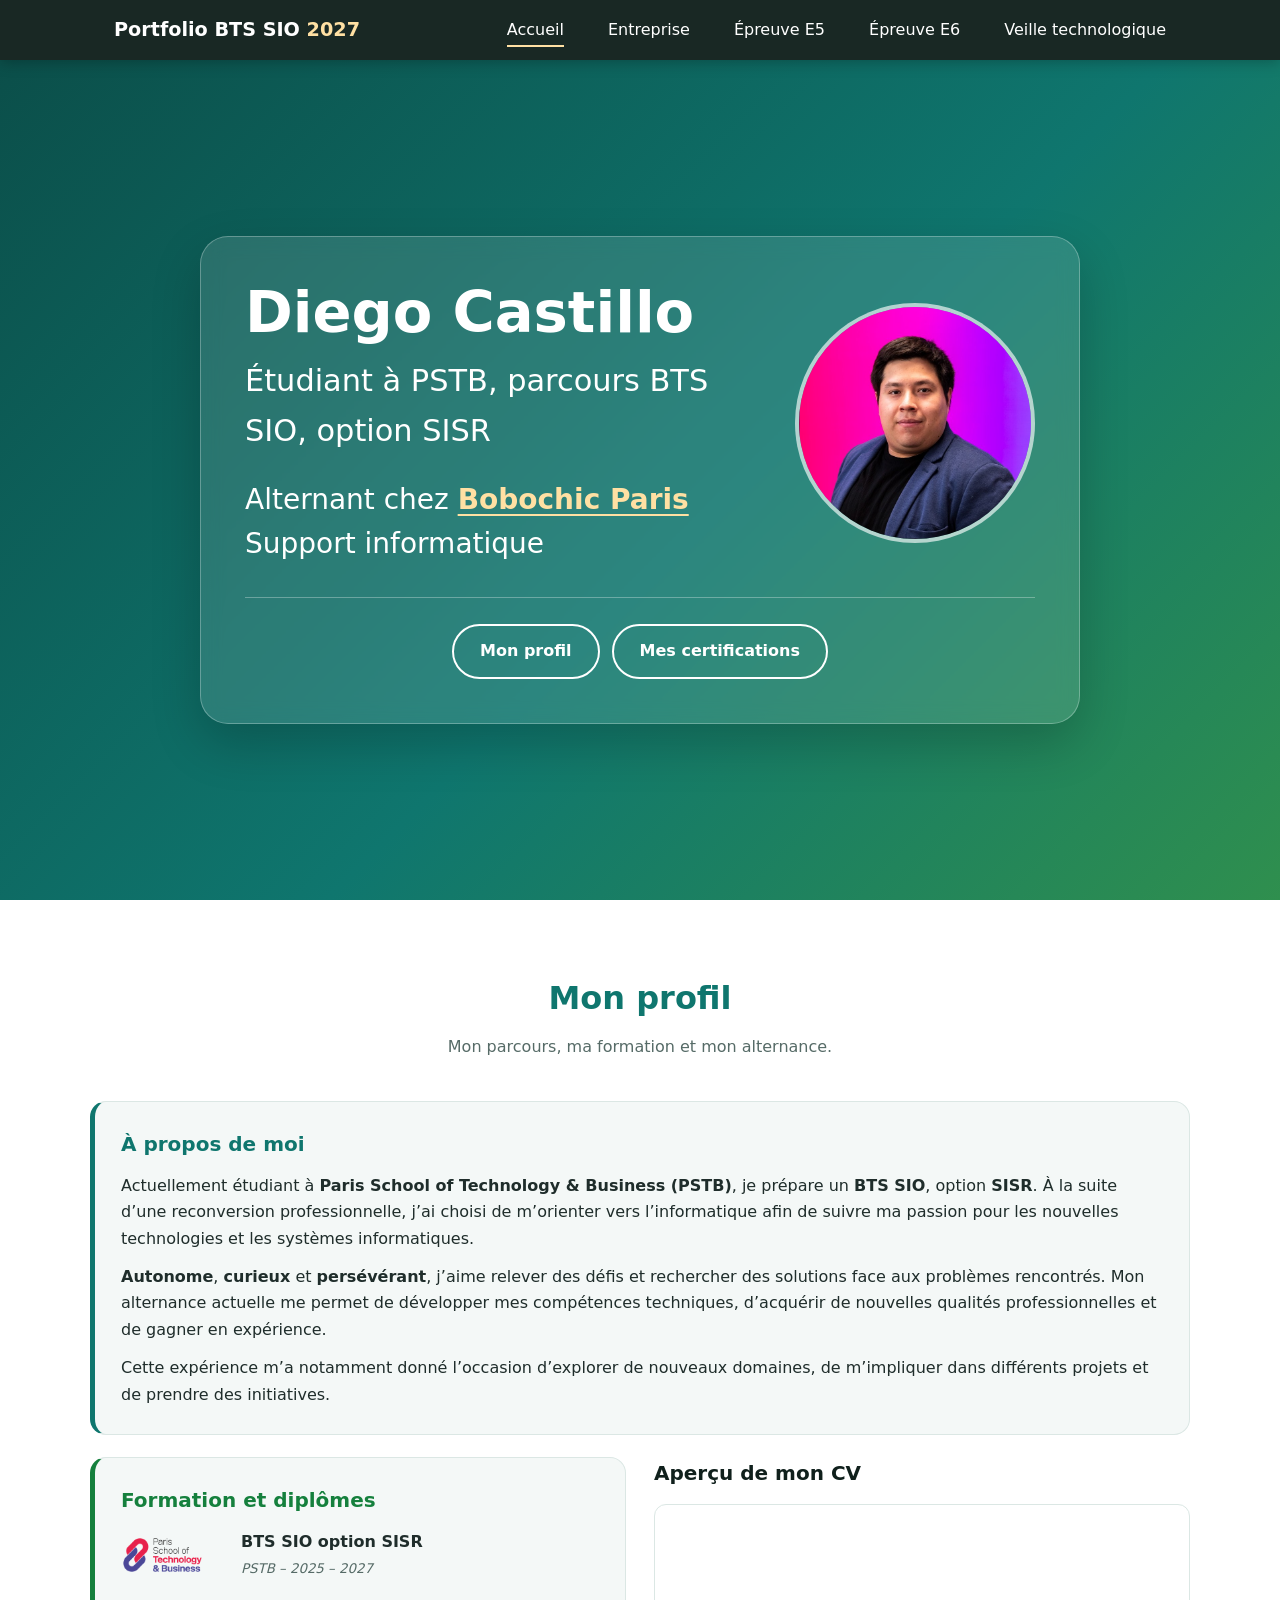
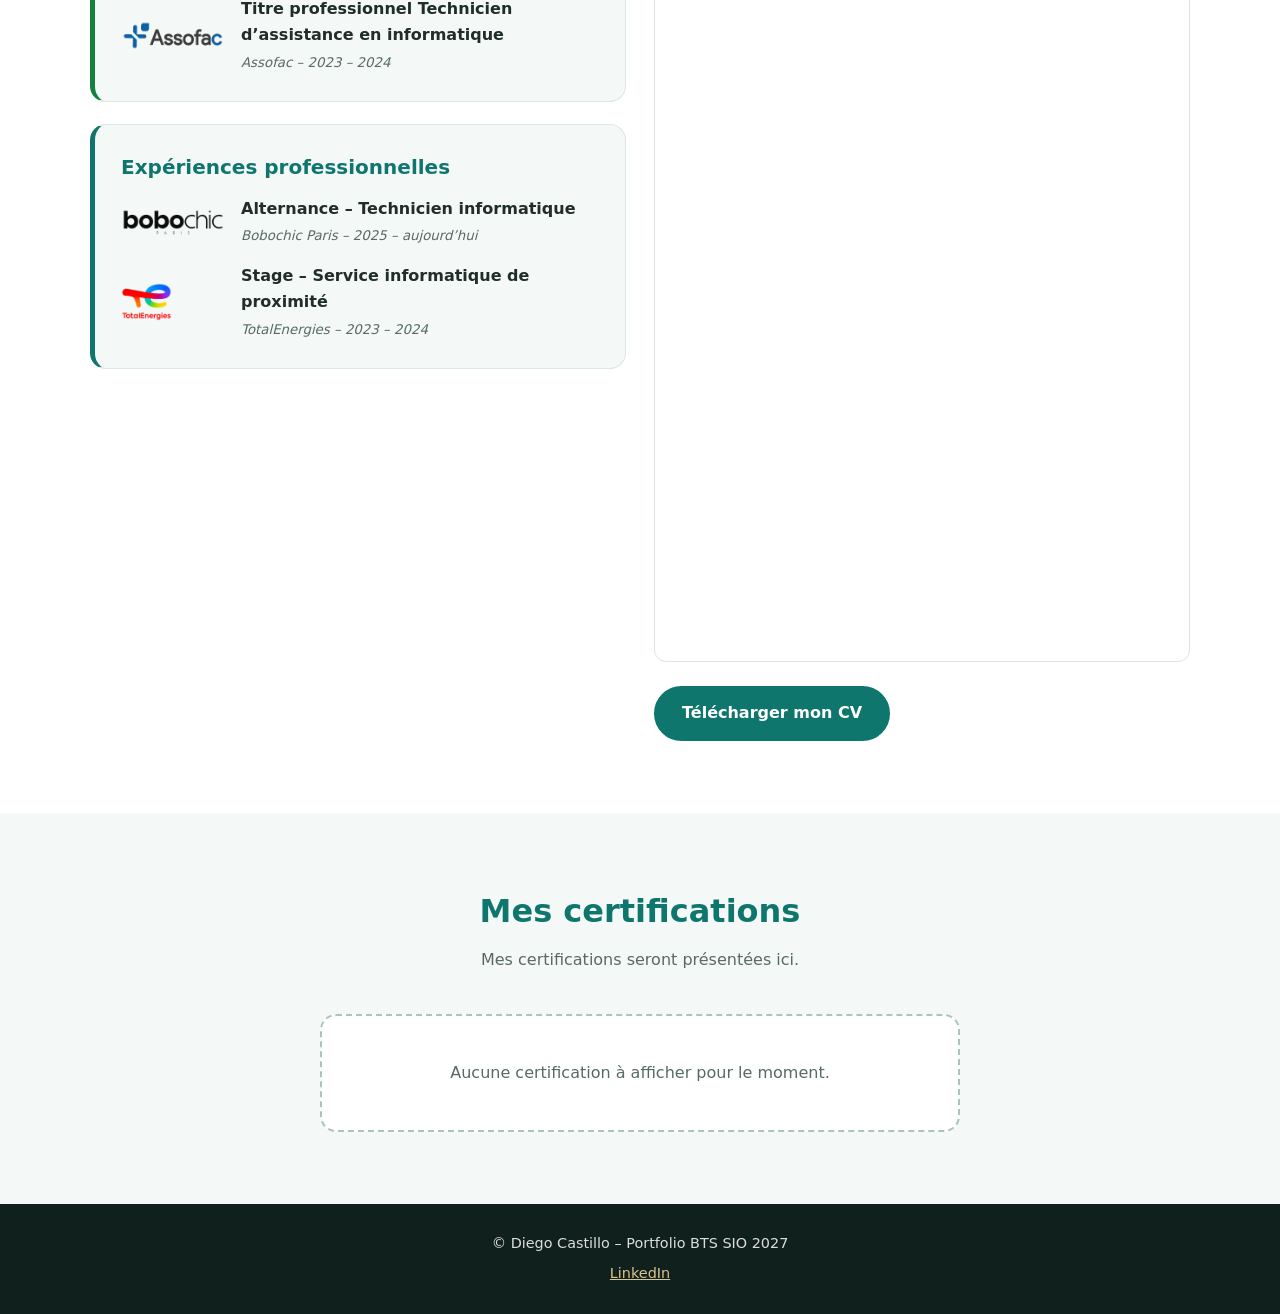
<file: index.html>
<!DOCTYPE html>
<html lang="fr">
<head>
<meta charset="UTF-8">
<meta name="viewport" content="width=device-width, initial-scale=1">
<title>Diego Castillo – Portfolio BTS SIO 2027</title>
<link rel="stylesheet" href="style.css">
</head>
<body id="top">
<header class="site-header">
<nav class="nav" aria-label="Navigation principale">
<a class="brand" href="index.html">Portfolio BTS SIO <span>2027</span></a>
<button class="menu-btn" aria-label="Ouvrir le menu" aria-expanded="false"><span></span><span></span><span></span></button>
<ul class="menu">
<li><a href="index.html" aria-current="page">Accueil</a></li>
<li><a href="entreprise.html">Entreprise</a></li>
<li><a href="e5.html">Épreuve E5</a></li>
<li><a href="e6.html">Épreuve E6</a></li>
<li><a href="veille.html">Veille technologique</a></li>
</ul>
</nav>
</header>
<main>
<section class="hero" id="accueil">
  <div class="hero-card">
    <div class="hero-main">
      <div>
        <h1>Diego Castillo</h1>
        <p class="role">Étudiant à PSTB, parcours BTS SIO, option SISR</p>
        <p class="job">Alternant chez <a href="https://bobochicparis.com/fr/" target="_blank" rel="noopener">Bobochic Paris</a><br>Support informatique</p>
      </div>
      <div class="photo"><span>DC</span><img src="images/photo.jpg" alt="Photo de Diego Castillo" onerror="this.remove()"></div>
    </div>
    <div class="hero-actions">
      <a class="btn-line" href="#profil">Mon profil</a>
      <a class="btn-line" href="#certifications">Mes certifications</a>
    </div>
  </div>
</section>

<section class="section alt" id="profil">
  <div class="wrap">
    <h2>Mon profil</h2>
    <p class="lead">Mon parcours, ma formation et mon alternance.</p>
    <div class="stack">
      <div class="card">
        <h3>À propos de moi</h3>
        <p>Actuellement étudiant à <strong>Paris School of Technology &amp; Business (PSTB)</strong>, je prépare un <strong>BTS SIO</strong>, option <strong>SISR</strong>. À la suite d’une reconversion professionnelle, j’ai choisi de m’orienter vers l’informatique afin de suivre ma passion pour les nouvelles technologies et les systèmes informatiques.</p>
        <p><strong>Autonome</strong>, <strong>curieux</strong> et <strong>persévérant</strong>, j’aime relever des défis et rechercher des solutions face aux problèmes rencontrés. Mon alternance actuelle me permet de développer mes compétences techniques, d’acquérir de nouvelles qualités professionnelles et de gagner en expérience.</p>
        <p>Cette expérience m’a notamment donné l’occasion d’explorer de nouveaux domaines, de m’impliquer dans différents projets et de prendre des initiatives.</p>
      </div>
      <div class="profile-grid">
        <div class="stack">
          <div class="card green">
            <h3>Formation et diplômes</h3>
            <div class="item logo"><img src="images/logo-pstb.png" alt="Logo PSTB" onerror="this.remove()"><div><strong>BTS SIO option SISR</strong><small>PSTB – 2025 – 2027</small></div></div>
            <div class="item logo"><img src="images/logo-assofac.png" alt="Logo Assofac" onerror="this.remove()"><div><strong>Titre professionnel Technicien d’assistance en informatique</strong><small>Assofac – 2023 – 2024</small></div></div>
          </div>
          <div class="card">
            <h3>Expériences professionnelles</h3>
            <div class="item logo"><img src="images/logo-bobochic.png" alt="Logo Bobochic Paris" onerror="this.remove()"><div><strong>Alternance – Technicien informatique</strong><small>Bobochic Paris – 2025 – aujourd’hui</small></div></div>
            <div class="item logo"><img src="images/logo-totalenergies.png" alt="Logo TotalEnergies" onerror="this.remove()"><div><strong>Stage – Service informatique de proximité</strong><small>TotalEnergies – 2023 – 2024</small></div></div>
          </div>
        </div>
        <div>
          <h3 class="block-title">Aperçu de mon CV</h3>
          <iframe class="cv-frame" src="Documents/cv.pdf#toolbar=0&navpanes=0&scrollbar=0&view=FitH" title="Aperçu de mon CV"></iframe>
          <a class="btn-blue" href="Documents/cv.pdf" download>Télécharger mon CV</a>
        </div>
      </div>
    </div>
  </div>
</section>

<section class="section" id="certifications">
  <div class="wrap">
    <h2>Mes certifications</h2>
    <p class="lead">Mes certifications seront présentées ici.</p>
    <div class="empty">Aucune certification à afficher pour le moment.</div>
  </div>
</section>
</main>
<footer class="site-footer"><p>&copy; Diego Castillo – Portfolio BTS SIO 2027</p><p><a href="https://www.linkedin.com/in/diego-alberto-castillo-dc1997/" target="_blank" rel="noopener">LinkedIn</a></p></footer>
<a class="totop" href="#top" aria-label="Retour en haut">↑</a>
<script src="script.js"></script>
</body>
</html>
</file>
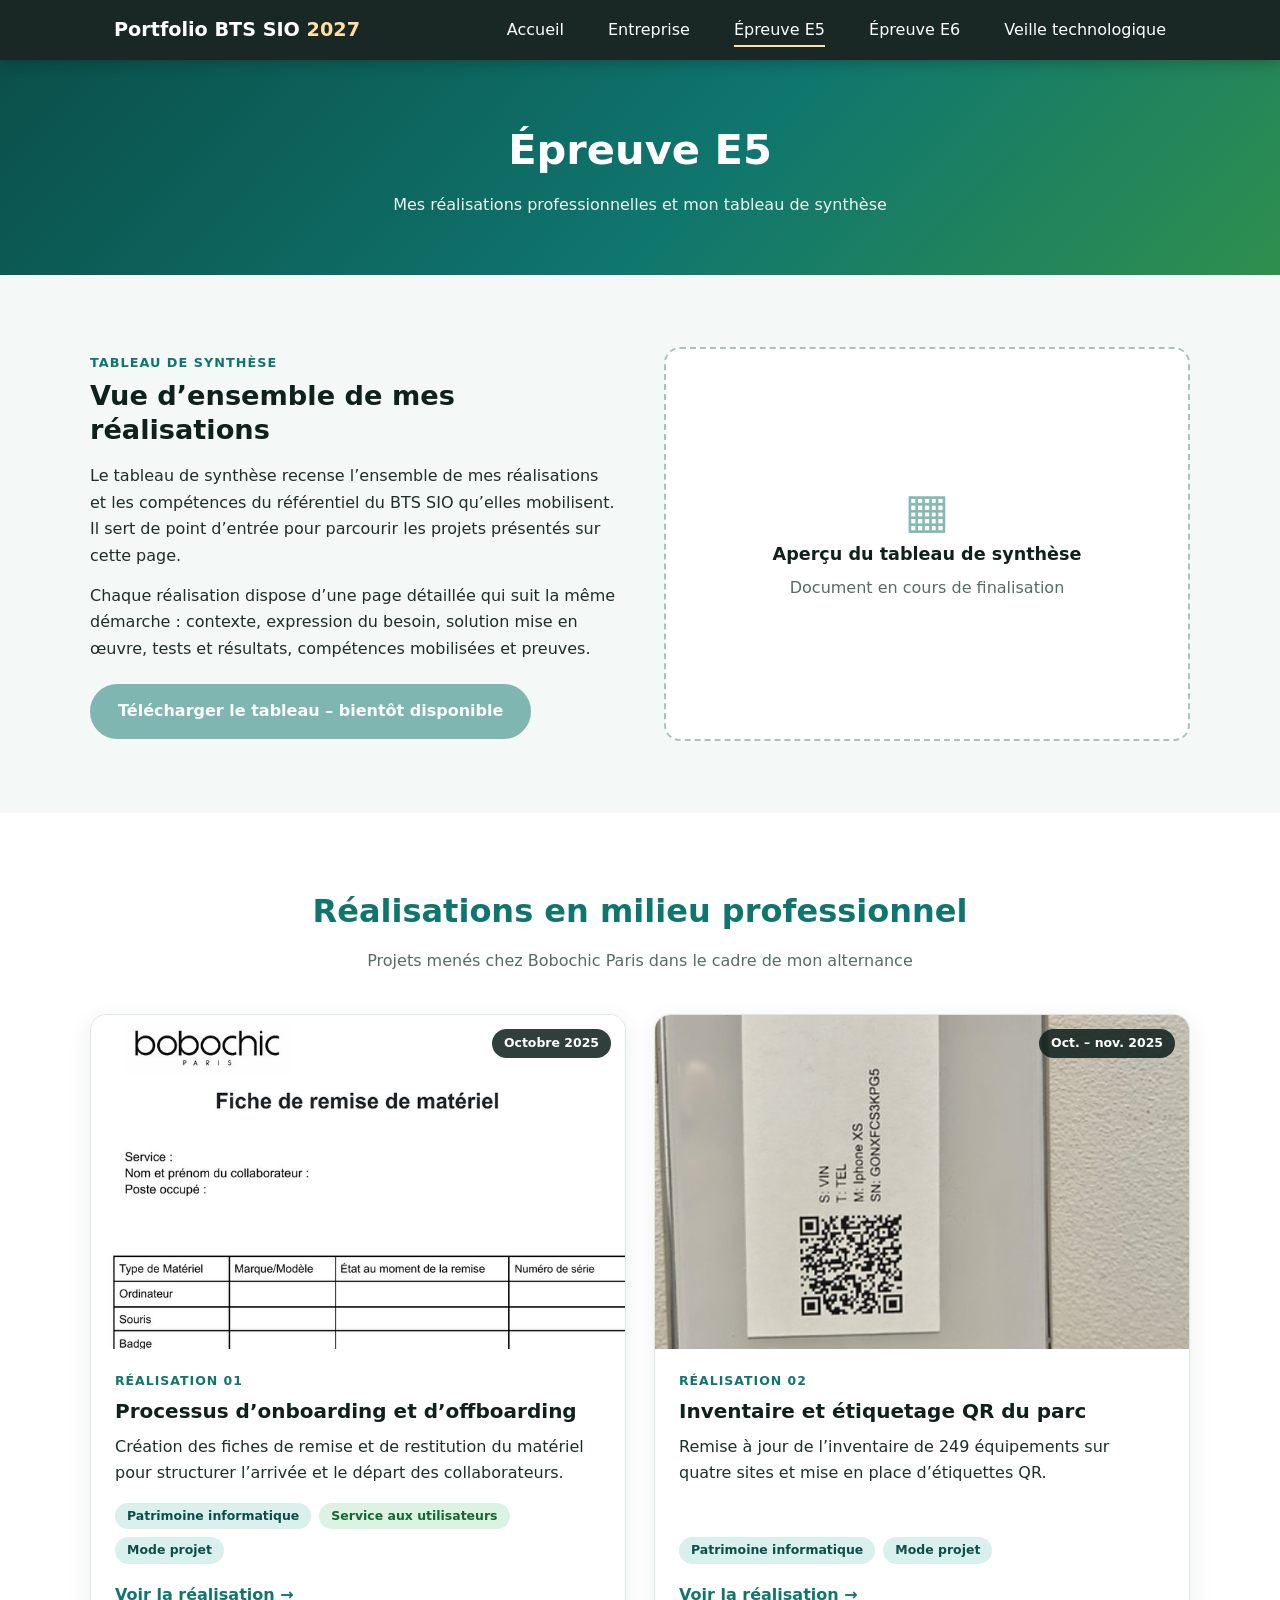
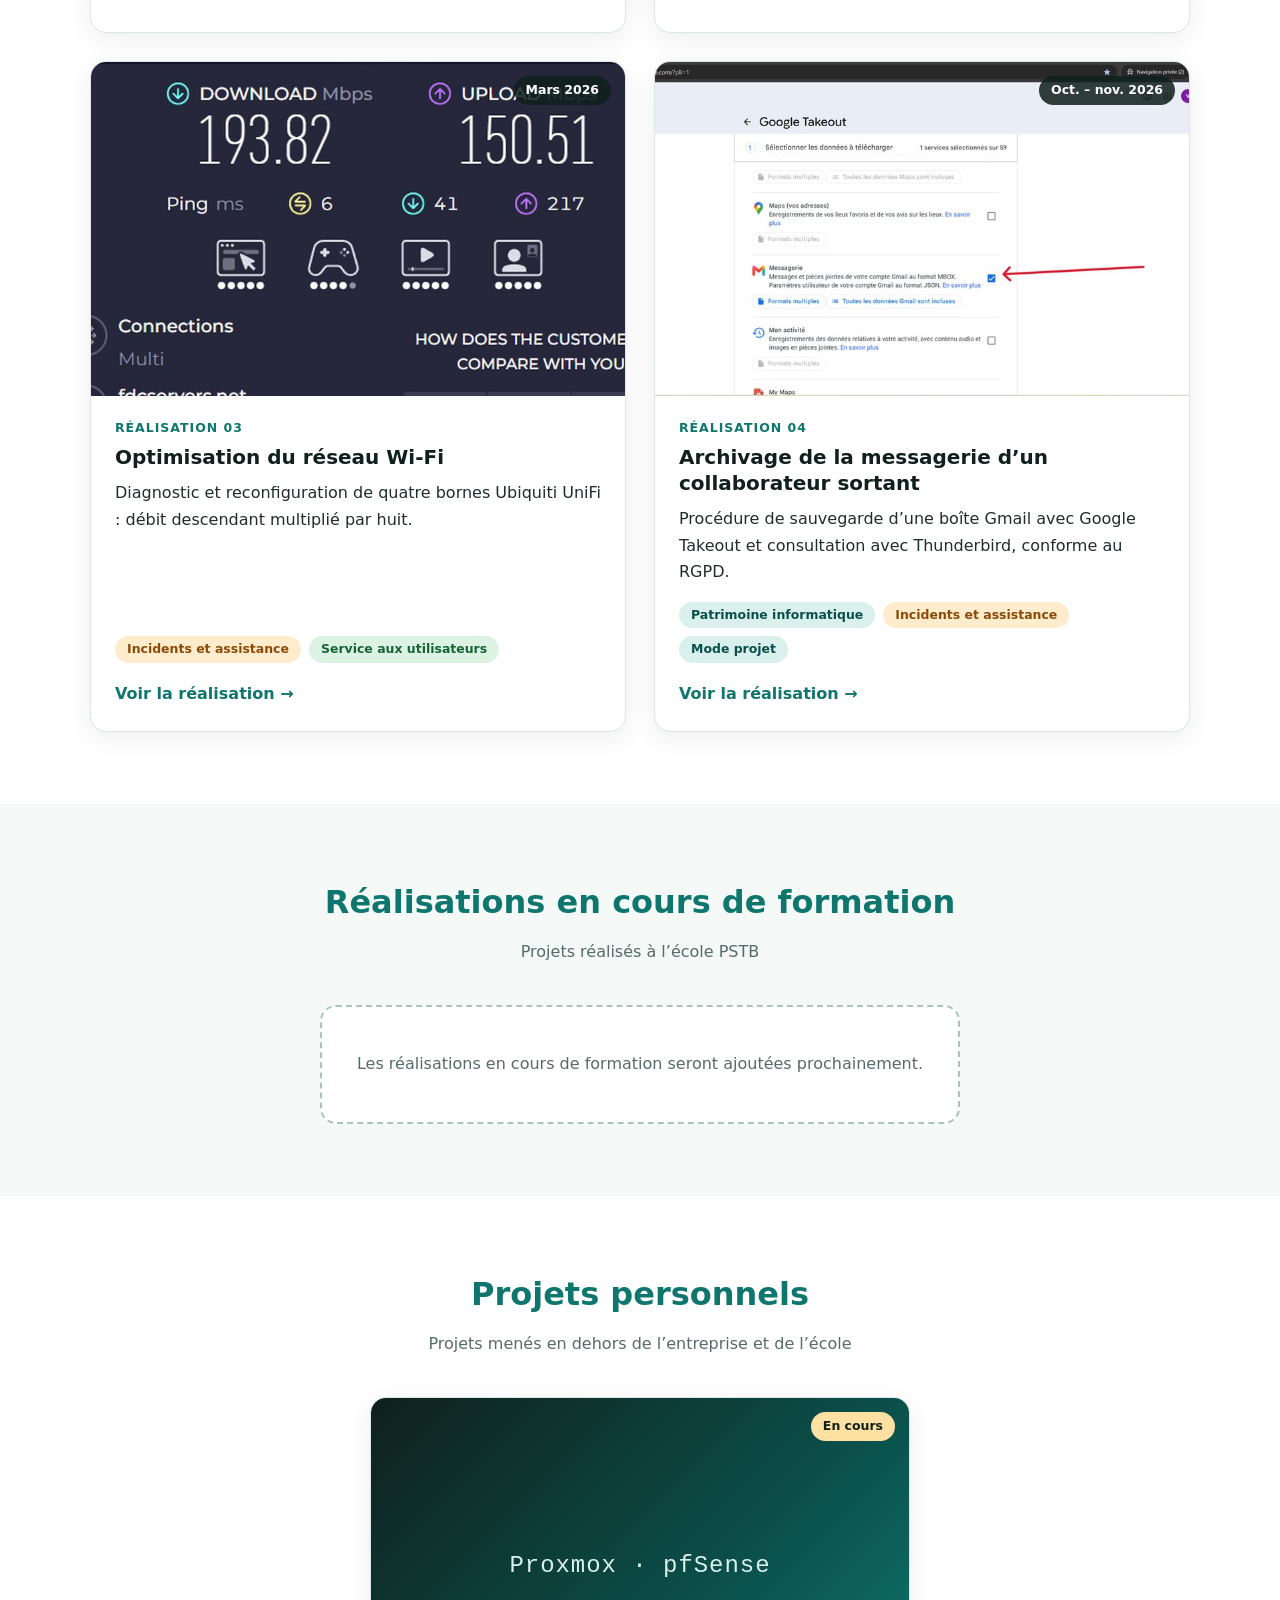
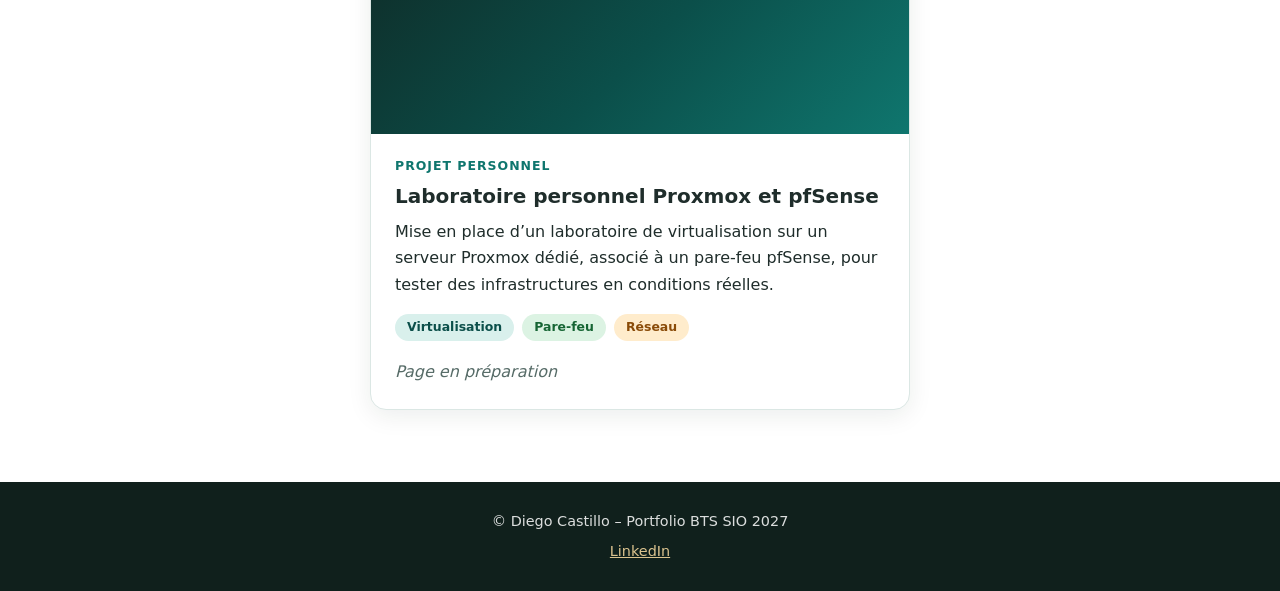
<file: e5.html>
<!DOCTYPE html>
<html lang="fr">
<head>
<meta charset="UTF-8">
<meta name="viewport" content="width=device-width, initial-scale=1">
<title>Épreuve E5 – Portfolio BTS SIO 2027</title>
<link rel="stylesheet" href="style.css">
</head>
<body id="top">
<header class="site-header">
<nav class="nav" aria-label="Navigation principale">
<a class="brand" href="index.html">Portfolio BTS SIO <span>2027</span></a>
<button class="menu-btn" aria-label="Ouvrir le menu" aria-expanded="false"><span></span><span></span><span></span></button>
<ul class="menu">
<li><a href="index.html">Accueil</a></li>
<li><a href="entreprise.html">Entreprise</a></li>
<li><a href="e5.html" aria-current="page">Épreuve E5</a></li>
<li><a href="e6.html">Épreuve E6</a></li>
<li><a href="veille.html">Veille technologique</a></li>
</ul>
</nav>
</header>
<div class="page-head"><h1>Épreuve E5</h1><p>Mes réalisations professionnelles et mon tableau de synthèse</p></div>
<main>
<section class="section">
  <div class="wrap synth">
    <div class="synth-text">
      <span class="eyebrow">Tableau de synthèse</span>
      <h2 class="ent-title">Vue d’ensemble de mes réalisations</h2>
      <p>Le tableau de synthèse recense l’ensemble de mes réalisations et les compétences du référentiel du BTS SIO qu’elles mobilisent. Il sert de point d’entrée pour parcourir les projets présentés sur cette page.</p>
      <p>Chaque réalisation dispose d’une page détaillée qui suit la même démarche : contexte, expression du besoin, solution mise en œuvre, tests et résultats, compétences mobilisées et preuves.</p>
      <!-- Quand le PDF sera prêt : déposer Documents/tableau-de-synthese-e5.pdf,
           remplacer le <span> désactivé ci-dessous par :
           <a class="btn-blue" href="Documents/tableau-de-synthese-e5.pdf" download>Télécharger le tableau</a> -->
      <span class="btn-blue is-disabled" aria-disabled="true">Télécharger le tableau – bientôt disponible</span>
    </div>
    <div class="synth-preview">
      <!-- Quand le PDF sera prêt, remplacer ce bloc par :
           <iframe class="synth-frame" src="Documents/tableau-de-synthese-e5.pdf#toolbar=0" title="Aperçu du tableau de synthèse E5"></iframe> -->
      <div class="synth-placeholder">
        <span class="synth-icon" aria-hidden="true">▦</span>
        <strong>Aperçu du tableau de synthèse</strong>
        <span>Document en cours de finalisation</span>
      </div>
    </div>
  </div>
</section>

<section class="section alt" id="professionnel">
  <div class="wrap">
    <h2>Réalisations en milieu professionnel</h2>
    <p class="lead">Projets menés chez Bobochic Paris dans le cadre de mon alternance</p>
    <div class="e5-grid">
      <article class="e5-card">
        <a class="e5-thumb" href="projet-onboarding.html" tabindex="-1" aria-hidden="true"><img src="images/e5/thumb-onboarding.jpg" alt="" loading="lazy"><span class="e5-badge">Octobre 2025</span></a>
        <div class="e5-card-body">
          <span class="e5-num">Réalisation 01</span>
          <h3><a href="projet-onboarding.html">Processus d’onboarding et d’offboarding</a></h3>
          <p>Création des fiches de remise et de restitution du matériel pour structurer l’arrivée et le départ des collaborateurs.</p>
          <ul class="tags"><li class="">Patrimoine informatique</li><li class="t-green">Service aux utilisateurs</li><li class="">Mode projet</li></ul>
          <a class="e5-link" href="projet-onboarding.html">Voir la réalisation <span aria-hidden="true">→</span></a>
        </div>
      </article>
      <article class="e5-card">
        <a class="e5-thumb" href="projet-inventaire.html" tabindex="-1" aria-hidden="true"><img src="images/e5/thumb-inventaire.jpg" alt="" loading="lazy"><span class="e5-badge">Oct. – nov. 2025</span></a>
        <div class="e5-card-body">
          <span class="e5-num">Réalisation 02</span>
          <h3><a href="projet-inventaire.html">Inventaire et étiquetage QR du parc</a></h3>
          <p>Remise à jour de l’inventaire de 249 équipements sur quatre sites et mise en place d’étiquettes QR.</p>
          <ul class="tags"><li class="">Patrimoine informatique</li><li class="">Mode projet</li></ul>
          <a class="e5-link" href="projet-inventaire.html">Voir la réalisation <span aria-hidden="true">→</span></a>
        </div>
      </article>
      <article class="e5-card">
        <a class="e5-thumb" href="projet-wifi.html" tabindex="-1" aria-hidden="true"><img src="images/e5/thumb-wifi.jpg" alt="" loading="lazy"><span class="e5-badge">Mars 2026</span></a>
        <div class="e5-card-body">
          <span class="e5-num">Réalisation 03</span>
          <h3><a href="projet-wifi.html">Optimisation du réseau Wi-Fi</a></h3>
          <p>Diagnostic et reconfiguration de quatre bornes Ubiquiti UniFi : débit descendant multiplié par huit.</p>
          <ul class="tags"><li class="t-orange">Incidents et assistance</li><li class="t-green">Service aux utilisateurs</li></ul>
          <a class="e5-link" href="projet-wifi.html">Voir la réalisation <span aria-hidden="true">→</span></a>
        </div>
      </article>
      <article class="e5-card">
        <a class="e5-thumb" href="projet-archivage.html" tabindex="-1" aria-hidden="true"><img src="images/e5/thumb-archivage.jpg" alt="" loading="lazy"><span class="e5-badge">Oct. – nov. 2026</span></a>
        <div class="e5-card-body">
          <span class="e5-num">Réalisation 04</span>
          <h3><a href="projet-archivage.html">Archivage de la messagerie d’un collaborateur sortant</a></h3>
          <p>Procédure de sauvegarde d’une boîte Gmail avec Google Takeout et consultation avec Thunderbird, conforme au RGPD.</p>
          <ul class="tags"><li class="">Patrimoine informatique</li><li class="t-orange">Incidents et assistance</li><li class="">Mode projet</li></ul>
          <a class="e5-link" href="projet-archivage.html">Voir la réalisation <span aria-hidden="true">→</span></a>
        </div>
      </article>
    </div>
  </div>
</section>

<section class="section" id="formation">
  <div class="wrap">
    <h2>Réalisations en cours de formation</h2>
    <p class="lead">Projets réalisés à l’école PSTB</p>
    <div class="empty">Les réalisations en cours de formation seront ajoutées prochainement.</div>
  </div>
</section>

<section class="section alt" id="personnel">
  <div class="wrap">
    <h2>Projets personnels</h2>
    <p class="lead">Projets menés en dehors de l’entreprise et de l’école</p>
    <div class="e5-grid e5-grid-solo">
      <article class="e5-card is-upcoming">
        <div class="e5-thumb e5-thumb-lab" aria-hidden="true"><span>Proxmox · pfSense</span><span class="e5-badge">En cours</span></div>
        <div class="e5-card-body">
          <span class="e5-num">Projet personnel</span>
          <h3>Laboratoire personnel Proxmox et pfSense</h3>
          <p>Mise en place d’un laboratoire de virtualisation sur un serveur Proxmox dédié, associé à un pare-feu pfSense, pour tester des infrastructures en conditions réelles.</p>
          <ul class="tags"><li>Virtualisation</li><li class="t-green">Pare-feu</li><li class="t-orange">Réseau</li></ul>
          <span class="e5-link is-muted">Page en préparation</span>
        </div>
      </article>
    </div>
  </div>
</section>
</main>
<footer class="site-footer"><p>&copy; Diego Castillo – Portfolio BTS SIO 2027</p><p><a href="https://www.linkedin.com/in/diego-alberto-castillo-dc1997/" target="_blank" rel="noopener">LinkedIn</a></p></footer>
<a class="totop" href="#top" aria-label="Retour en haut">↑</a>
<script src="script.js"></script>
</body>
</html>
</file>
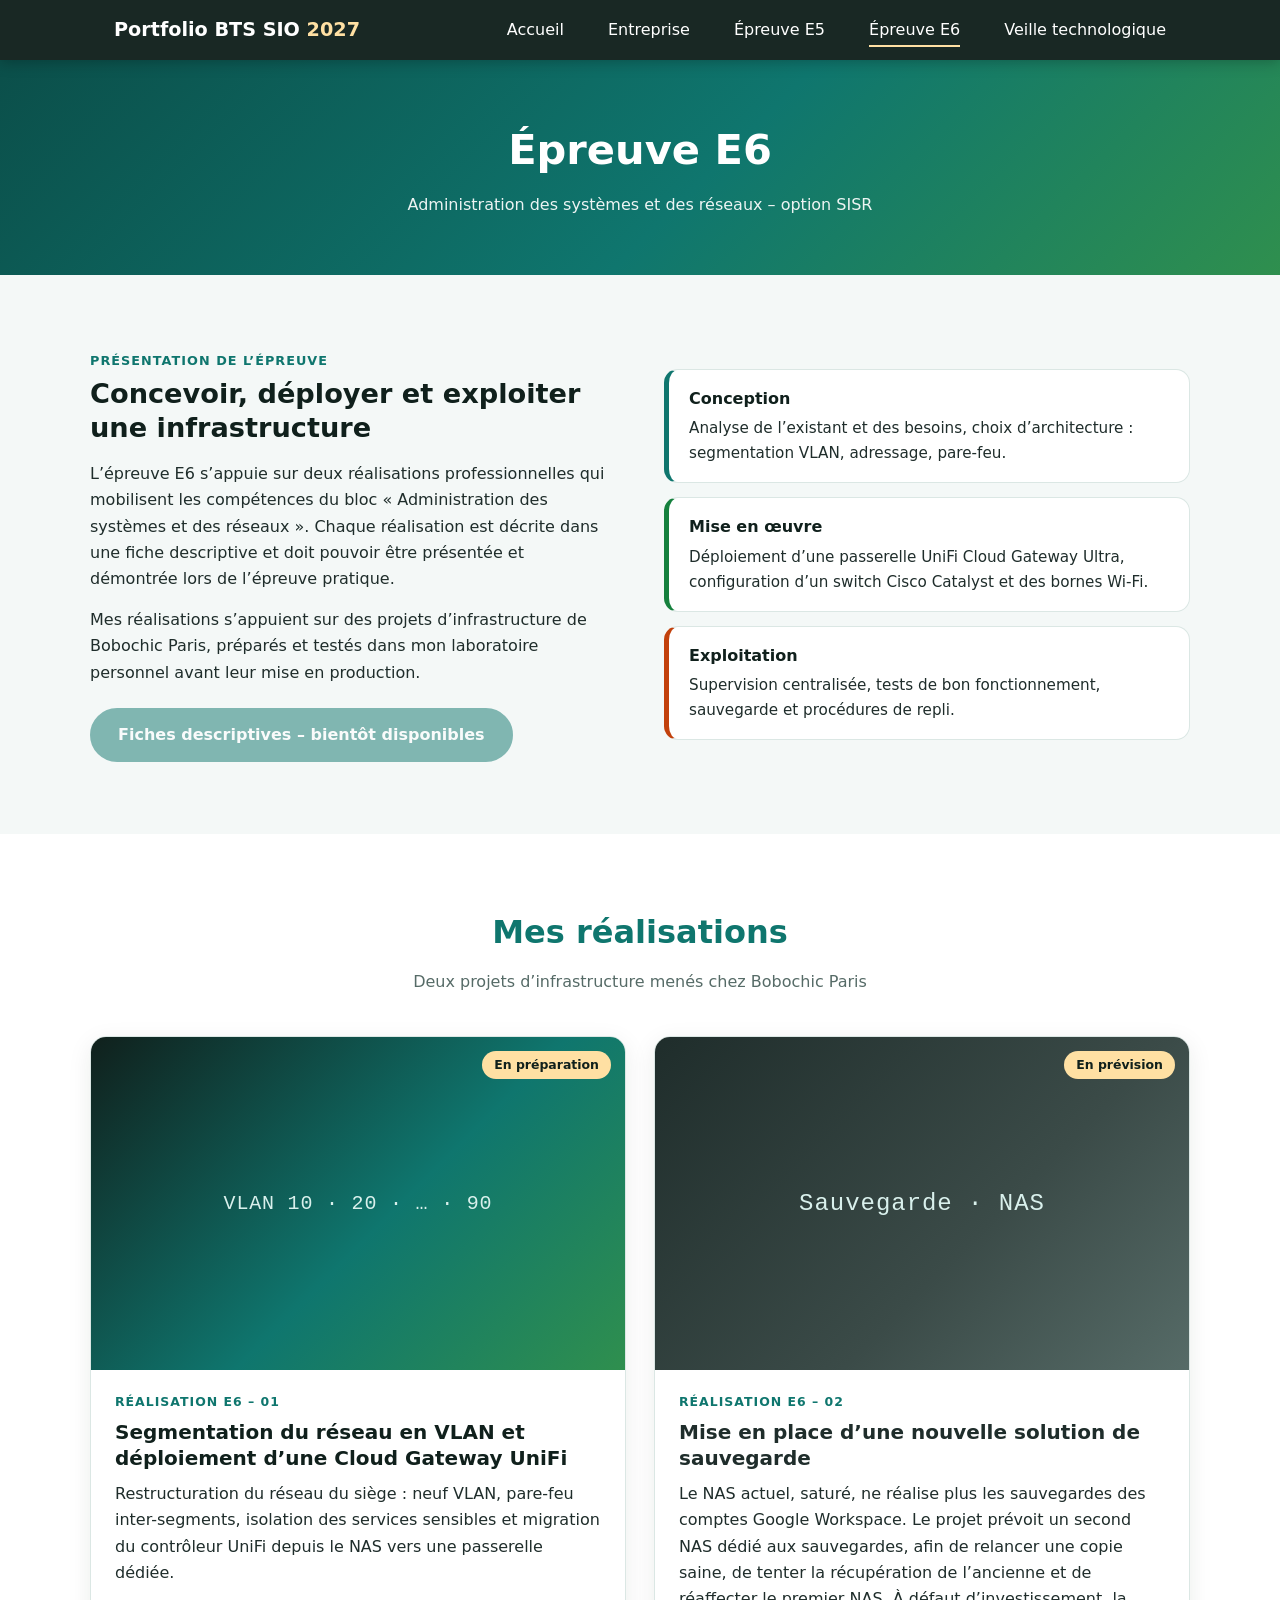
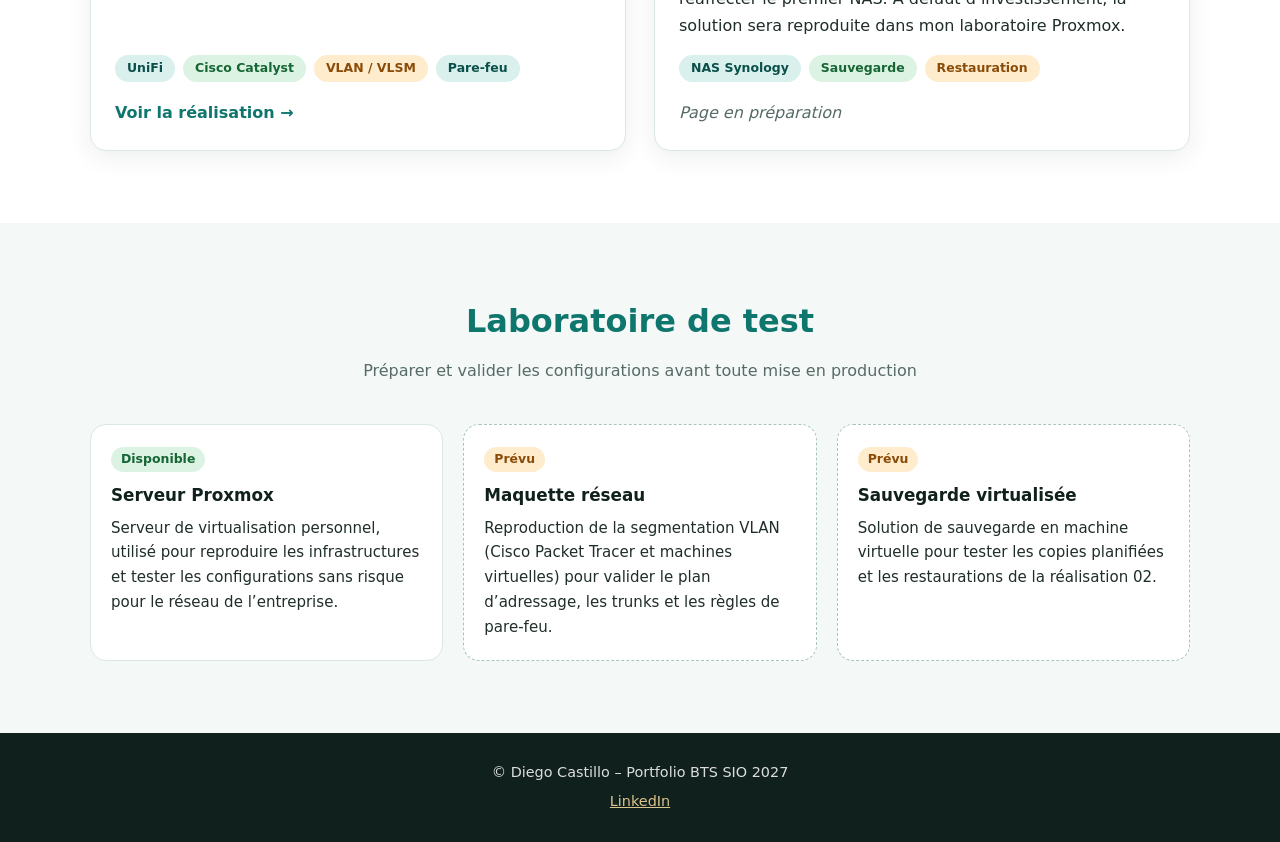
<file: e6.html>
<!DOCTYPE html>
<html lang="fr">
<head>
<meta charset="UTF-8">
<meta name="viewport" content="width=device-width, initial-scale=1">
<title>Épreuve E6 – Portfolio BTS SIO 2027</title>
<link rel="stylesheet" href="style.css">
</head>
<body id="top">
<header class="site-header">
<nav class="nav" aria-label="Navigation principale">
<a class="brand" href="index.html">Portfolio BTS SIO <span>2027</span></a>
<button class="menu-btn" aria-label="Ouvrir le menu" aria-expanded="false"><span></span><span></span><span></span></button>
<ul class="menu">
<li><a href="index.html">Accueil</a></li>
<li><a href="entreprise.html">Entreprise</a></li>
<li><a href="e5.html">Épreuve E5</a></li>
<li><a href="e6.html" aria-current="page">Épreuve E6</a></li>
<li><a href="veille.html">Veille technologique</a></li>
</ul>
</nav>
</header>
<div class="page-head"><h1>Épreuve E6</h1><p>Administration des systèmes et des réseaux – option SISR</p></div>
<main>
<section class="section">
  <div class="wrap synth">
    <div class="synth-text">
      <span class="eyebrow">Présentation de l’épreuve</span>
      <h2 class="ent-title">Concevoir, déployer et exploiter une infrastructure</h2>
      <p>L’épreuve E6 s’appuie sur deux réalisations professionnelles qui mobilisent les compétences du bloc « Administration des systèmes et des réseaux ». Chaque réalisation est décrite dans une fiche descriptive et doit pouvoir être présentée et démontrée lors de l’épreuve pratique.</p>
      <p>Mes réalisations s’appuient sur des projets d’infrastructure de Bobochic Paris, préparés et testés dans mon laboratoire personnel avant leur mise en production.</p>
      <span class="btn-blue is-disabled" aria-disabled="true">Fiches descriptives – bientôt disponibles</span>
    </div>
    <div class="obj-list">
      <div class="obj"><span class="obj-tag">Conception</span><p>Analyse de l’existant et des besoins, choix d’architecture : segmentation VLAN, adressage, pare-feu.</p></div>
      <div class="obj"><span class="obj-tag">Mise en œuvre</span><p>Déploiement d’une passerelle UniFi Cloud Gateway Ultra, configuration d’un switch Cisco Catalyst et des bornes Wi-Fi.</p></div>
      <div class="obj"><span class="obj-tag">Exploitation</span><p>Supervision centralisée, tests de bon fonctionnement, sauvegarde et procédures de repli.</p></div>
    </div>
  </div>
</section>

<section class="section alt" id="realisations">
  <div class="wrap">
    <h2>Mes réalisations</h2>
    <p class="lead">Deux projets d’infrastructure menés chez Bobochic Paris</p>
    <div class="e5-grid">
      <article class="e5-card">
        <a class="e5-thumb e5-thumb-lab is-net" href="projet-vlan.html" tabindex="-1" aria-hidden="true"><span>VLAN 10 · 20 · … · 90</span><span class="e5-badge">En préparation</span></a>
        <div class="e5-card-body">
          <span class="e5-num">Réalisation E6 – 01</span>
          <h3><a href="projet-vlan.html">Segmentation du réseau en VLAN et déploiement d’une Cloud Gateway UniFi</a></h3>
          <p>Restructuration du réseau du siège : neuf VLAN, pare-feu inter-segments, isolation des services sensibles et migration du contrôleur UniFi depuis le NAS vers une passerelle dédiée.</p>
          <ul class="tags"><li>UniFi</li><li class="t-green">Cisco Catalyst</li><li class="t-orange">VLAN / VLSM</li><li>Pare-feu</li></ul>
          <a class="e5-link" href="projet-vlan.html">Voir la réalisation <span aria-hidden="true">→</span></a>
        </div>
      </article>
      <article class="e5-card is-upcoming">
        <div class="e5-thumb e5-thumb-lab is-backup" aria-hidden="true"><span>Sauvegarde · NAS</span><span class="e5-badge">En prévision</span></div>
        <div class="e5-card-body">
          <span class="e5-num">Réalisation E6 – 02</span>
          <h3>Mise en place d’une nouvelle solution de sauvegarde</h3>
          <p>Le NAS actuel, saturé, ne réalise plus les sauvegardes des comptes Google Workspace. Le projet prévoit un second NAS dédié aux sauvegardes, afin de relancer une copie saine, de tenter la récupération de l’ancienne et de réaffecter le premier NAS. À défaut d’investissement, la solution sera reproduite dans mon laboratoire Proxmox.</p>
          <ul class="tags"><li>NAS Synology</li><li class="t-green">Sauvegarde</li><li class="t-orange">Restauration</li></ul>
          <span class="e5-link is-muted">Page en préparation</span>
        </div>
      </article>
    </div>
  </div>
</section>

<section class="section" id="laboratoire">
  <div class="wrap">
    <h2>Laboratoire de test</h2>
    <p class="lead">Préparer et valider les configurations avant toute mise en production</p>
    <div class="tool-grid">
      <article class="tool-card"><span class="pill is-yes">Disponible</span><h4>Serveur Proxmox</h4><p>Serveur de virtualisation personnel, utilisé pour reproduire les infrastructures et tester les configurations sans risque pour le réseau de l’entreprise.</p></article>
      <article class="tool-card is-planned"><span class="pill is-plan">Prévu</span><h4>Maquette réseau</h4><p>Reproduction de la segmentation VLAN (Cisco Packet Tracer et machines virtuelles) pour valider le plan d’adressage, les trunks et les règles de pare-feu.</p></article>
      <article class="tool-card is-planned"><span class="pill is-plan">Prévu</span><h4>Sauvegarde virtualisée</h4><p>Solution de sauvegarde en machine virtuelle pour tester les copies planifiées et les restaurations de la réalisation 02.</p></article>
    </div>
  </div>
</section>
</main>
<footer class="site-footer"><p>&copy; Diego Castillo – Portfolio BTS SIO 2027</p><p><a href="https://www.linkedin.com/in/diego-alberto-castillo-dc1997/" target="_blank" rel="noopener">LinkedIn</a></p></footer>
<a class="totop" href="#top" aria-label="Retour en haut">↑</a>
<script src="script.js"></script>
</body>
</html>
</file>
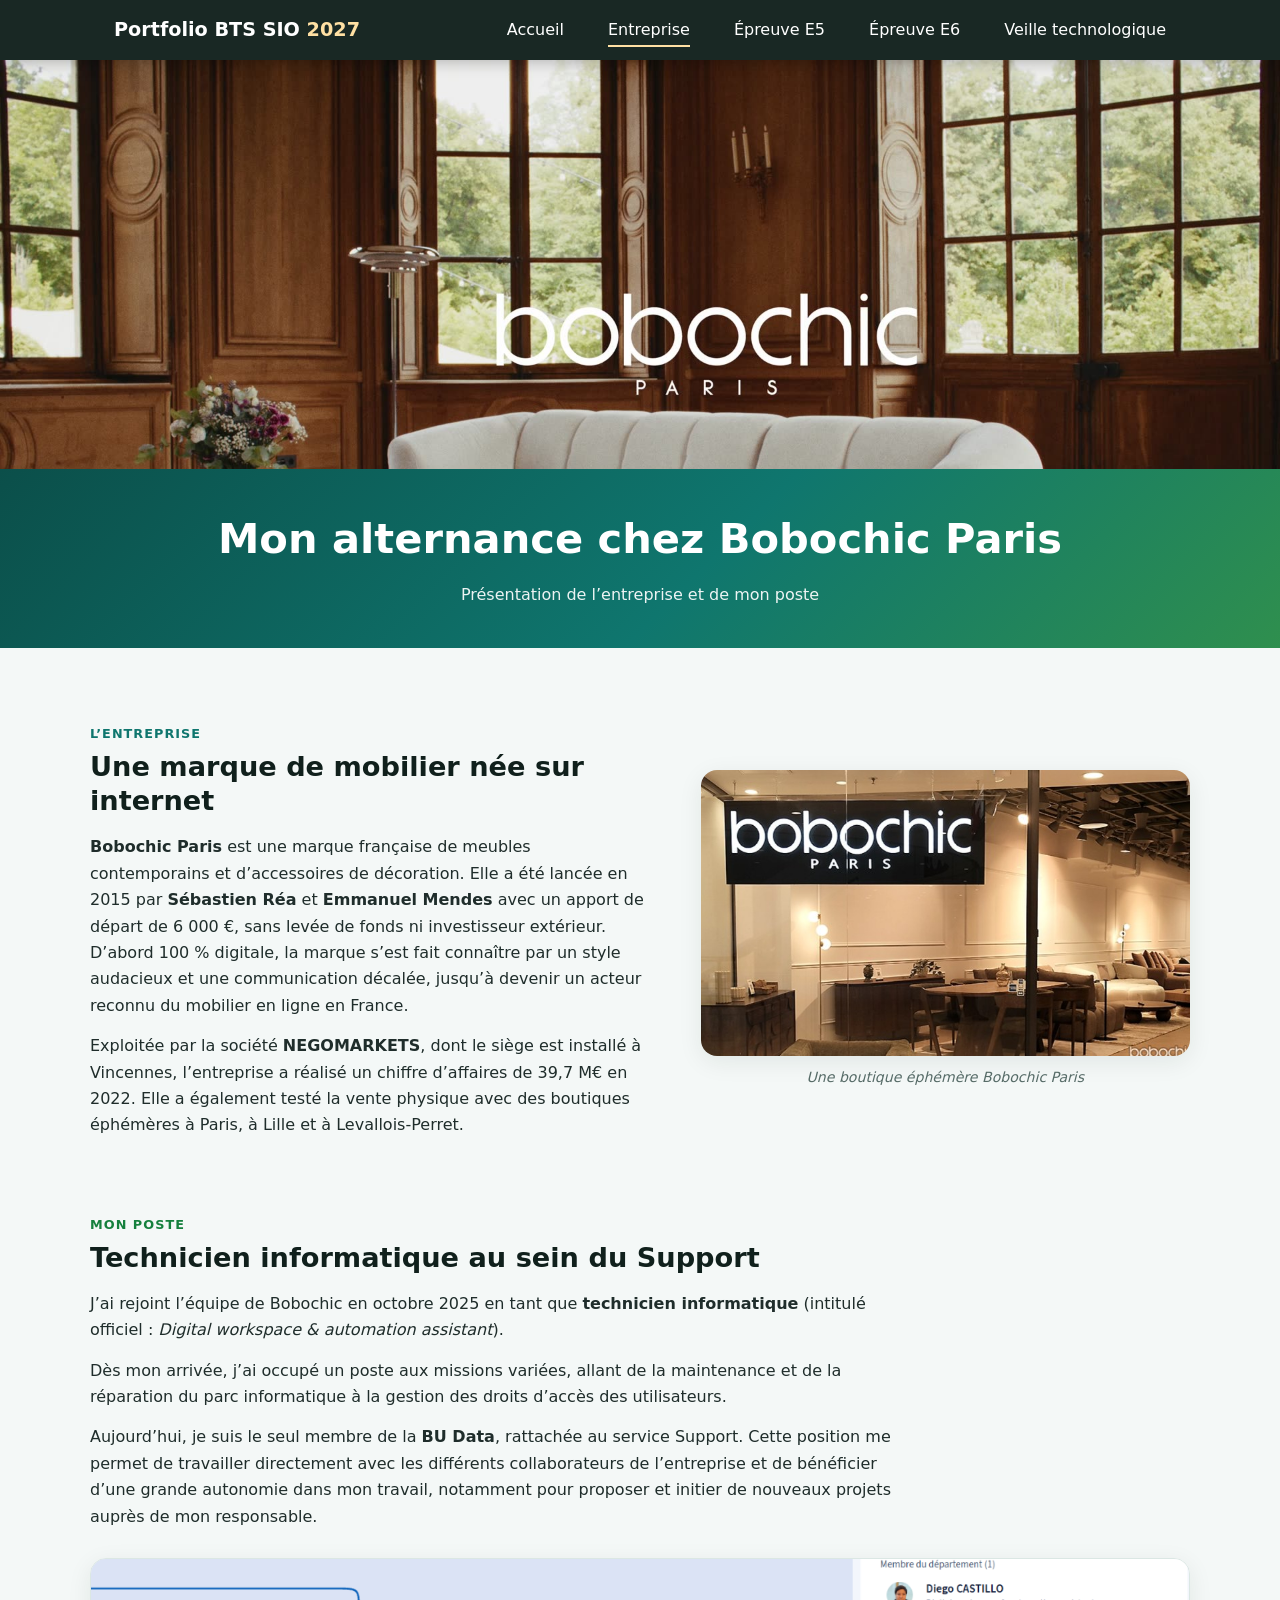
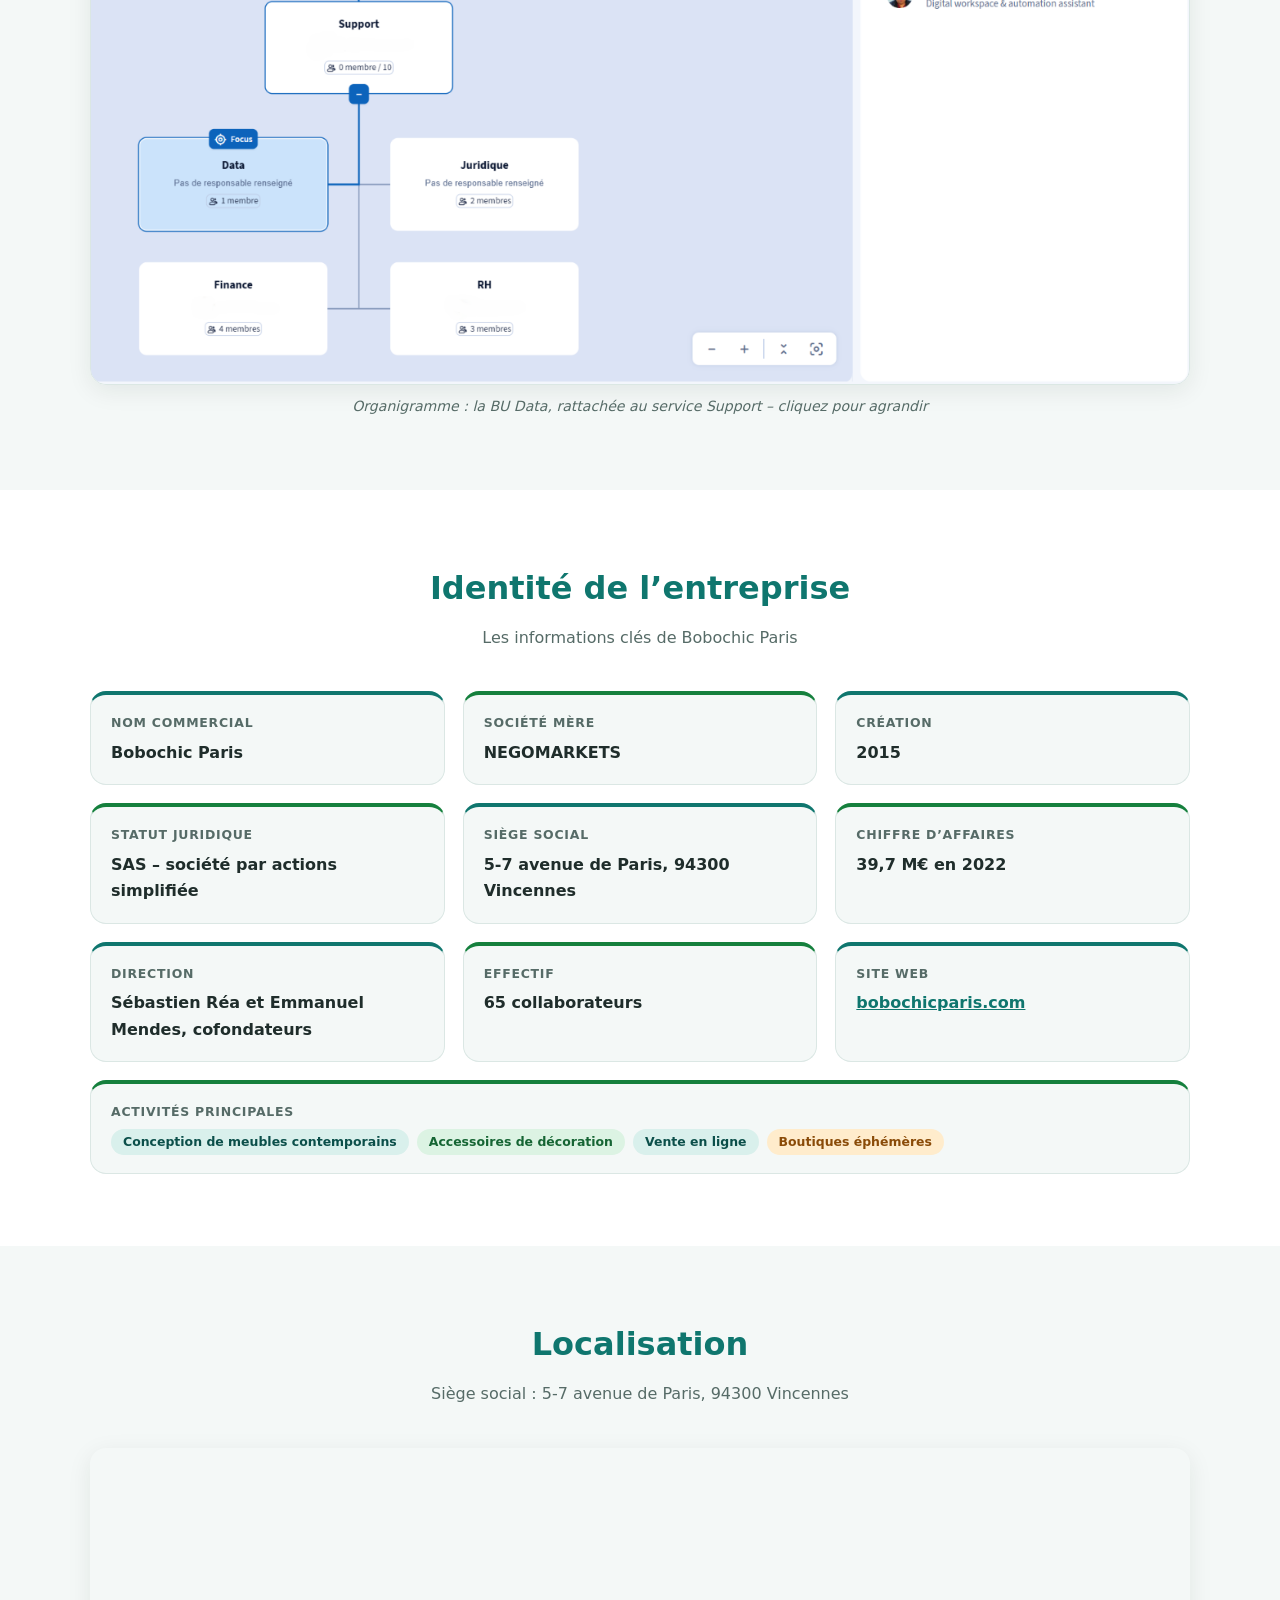
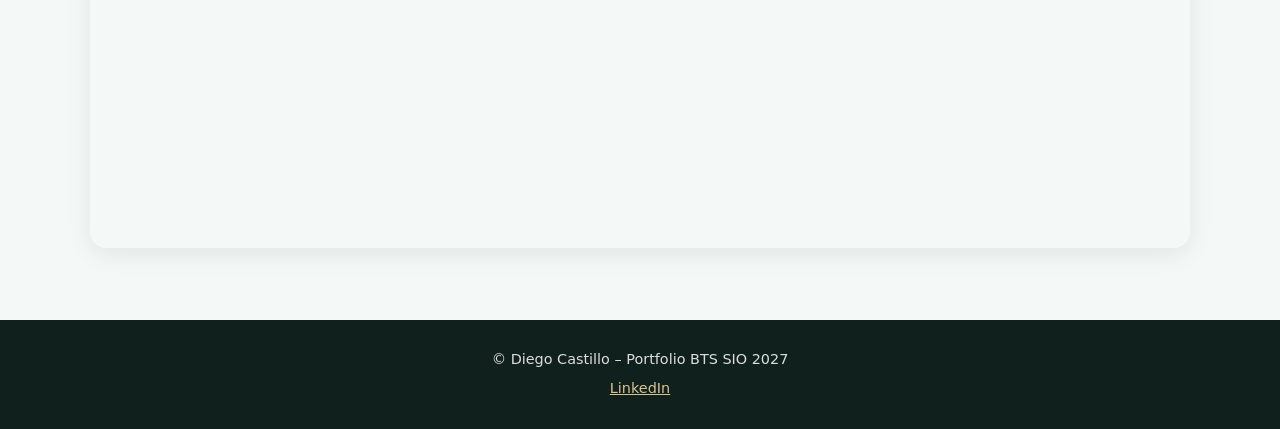
<file: entreprise.html>
<!DOCTYPE html>
<html lang="fr">
<head>
<meta charset="UTF-8">
<meta name="viewport" content="width=device-width, initial-scale=1">
<title>Entreprise – Portfolio BTS SIO 2027</title>
<link rel="stylesheet" href="style.css?v=5">
</head>
<body id="top">
<header class="site-header">
<nav class="nav" aria-label="Navigation principale">
<a class="brand" href="index.html">Portfolio BTS SIO <span>2027</span></a>
<button class="menu-btn" aria-label="Ouvrir le menu" aria-expanded="false"><span></span><span></span><span></span></button>
<ul class="menu">
<li><a href="index.html">Accueil</a></li>
<li><a href="entreprise.html" aria-current="page">Entreprise</a></li>
<li><a href="e5.html">Épreuve E5</a></li>
<li><a href="e6.html">Épreuve E6</a></li>
<li><a href="veille.html">Veille technologique</a></li>
</ul>
</nav>
</header>
<div class="ent-hero">
  <!-- Vidéo de couverture (sans son, en boucle). L'image poster s'affiche pendant le chargement
       et remplace la vidéo si l'utilisateur a demandé à réduire les animations. -->
  <video class="ent-hero-media" autoplay muted loop playsinline preload="auto" poster="images/bobochic-poster.jpg" aria-hidden="true">
    <source src="videos/bobochic.mp4" type="video/mp4">
  </video>
</div>
<div class="page-head ent-title-band"><h1>Mon alternance chez Bobochic Paris</h1><p>Présentation de l’entreprise et de mon poste</p></div>
<main>
<section class="section">
  <div class="wrap ent-story">
    <div class="ent-row">
      <div class="ent-text">
        <span class="eyebrow">L’entreprise</span>
        <h2 class="ent-title">Une marque de mobilier née sur internet</h2>
        <p><strong>Bobochic Paris</strong> est une marque française de meubles contemporains et d’accessoires de décoration. Elle a été lancée en 2015 par <strong>Sébastien Réa</strong> et <strong>Emmanuel Mendes</strong> avec un apport de départ de 6&nbsp;000&nbsp;€, sans levée de fonds ni investisseur extérieur. D’abord 100&nbsp;% digitale, la marque s’est fait connaître par un style audacieux et une communication décalée, jusqu’à devenir un acteur reconnu du mobilier en ligne en France.</p>
        <p>Exploitée par la société <strong>NEGOMARKETS</strong>, dont le siège est installé à Vincennes, l’entreprise a réalisé un chiffre d’affaires de 39,7&nbsp;M€ en 2022. Elle a également testé la vente physique avec des boutiques éphémères à Paris, à Lille et à Levallois-Perret.</p>
      </div>
      <figure class="ent-photo">
        <img src="images/bobochic-boutique.jpg" alt="Boutique Bobochic Paris : vitrine avec l’enseigne et un salon meublé" loading="lazy">
        <figcaption>Une boutique éphémère Bobochic Paris</figcaption>
      </figure>
    </div>

    <div class="ent-row ent-row-stack">
      <div class="ent-text">
        <span class="eyebrow eyebrow-green">Mon poste</span>
        <h2 class="ent-title">Technicien informatique au sein du Support</h2>
        <p>J’ai rejoint l’équipe de Bobochic en octobre 2025 en tant que <strong>technicien informatique</strong> (intitulé officiel : <em>Digital workspace &amp; automation assistant</em>).</p>
        <p>Dès mon arrivée, j’ai occupé un poste aux missions variées, allant de la maintenance et de la réparation du parc informatique à la gestion des droits d’accès des utilisateurs.</p>
        <p>Aujourd’hui, je suis le seul membre de la <strong>BU Data</strong>, rattachée au service Support. Cette position me permet de travailler directement avec les différents collaborateurs de l’entreprise et de bénéficier d’une grande autonomie dans mon travail, notamment pour proposer et initier de nouveaux projets auprès de mon responsable.</p>
      </div>
      <figure class="ent-photo ent-org">
        <a href="images/organigramme.png" target="_blank" rel="noopener" title="Agrandir l’organigramme">
          <img src="images/organigramme.png" alt="Organigramme : la BU Data, dont je suis le seul membre, rattachée au service Support aux côtés des services Juridique, Finance et RH" loading="lazy">
        </a>
        <figcaption>Organigramme : la BU Data, rattachée au service Support – cliquez pour agrandir</figcaption>
      </figure>
    </div>
  </div>
</section>

<section class="section alt">
  <div class="wrap">
    <h2>Identité de l’entreprise</h2>
    <p class="lead">Les informations clés de Bobochic Paris</p>
    <div class="id-grid">
      <div class="id-tile"><span>Nom commercial</span><strong>Bobochic Paris</strong></div>
      <div class="id-tile"><span>Société mère</span><strong>NEGOMARKETS</strong></div>
      <div class="id-tile"><span>Création</span><strong>2015</strong></div>
      <div class="id-tile"><span>Statut juridique</span><strong>SAS – société par actions simplifiée</strong></div>
      <div class="id-tile"><span>Siège social</span><strong>5-7 avenue de Paris, 94300 Vincennes</strong></div>
      <div class="id-tile"><span>Chiffre d’affaires</span><strong>39,7&nbsp;M€ en 2022</strong></div>
      <div class="id-tile"><span>Direction</span><strong>Sébastien Réa et Emmanuel Mendes, cofondateurs</strong></div>
      <div class="id-tile"><span>Effectif</span><strong>65 collaborateurs</strong></div>
      <div class="id-tile"><span>Site web</span><strong><a href="https://bobochicparis.com/fr/" target="_blank" rel="noopener">bobochicparis.com</a></strong></div>
      <div class="id-tile id-wide"><span>Activités principales</span>
        <ul class="tags">
          <li>Conception de meubles contemporains</li>
          <li class="t-green">Accessoires de décoration</li>
          <li>Vente en ligne</li>
          <li class="t-orange">Boutiques éphémères</li>
        </ul>
      </div>
    </div>
  </div>
</section>

<section class="section">
  <div class="wrap">
    <h2>Localisation</h2>
    <p class="lead">Siège social : 5-7 avenue de Paris, 94300 Vincennes</p>
    <iframe class="map-frame" title="Carte : siège de Bobochic Paris à Vincennes" src="https://www.google.com/maps?q=5+avenue+de+Paris,+94300+Vincennes&amp;output=embed" loading="lazy" referrerpolicy="no-referrer-when-downgrade"></iframe>
  </div>
</section>
</main>
<footer class="site-footer"><p>&copy; Diego Castillo – Portfolio BTS SIO 2027</p><p><a href="https://www.linkedin.com/in/diego-alberto-castillo-dc1997/" target="_blank" rel="noopener">LinkedIn</a></p></footer>
<a class="totop" href="#top" aria-label="Retour en haut">↑</a>
<script src="script.js"></script>
</body>
</html>
</file>
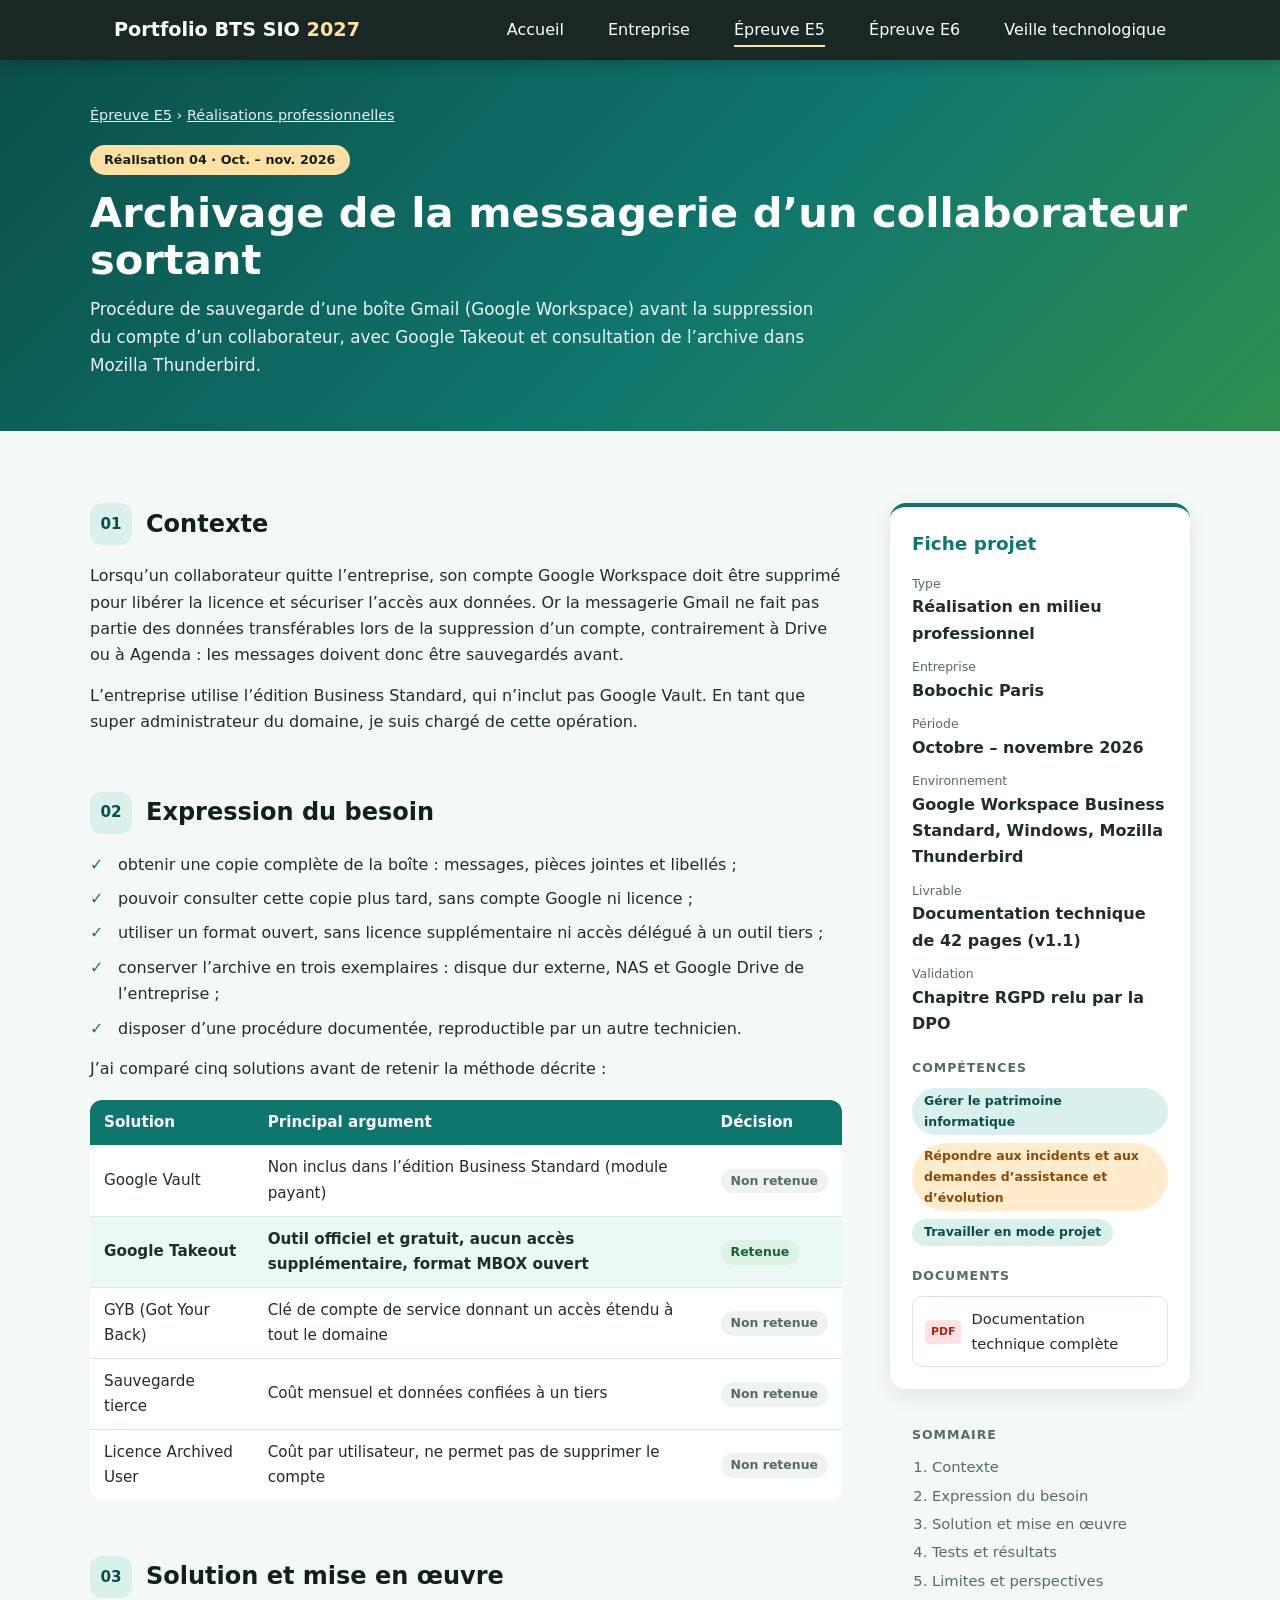
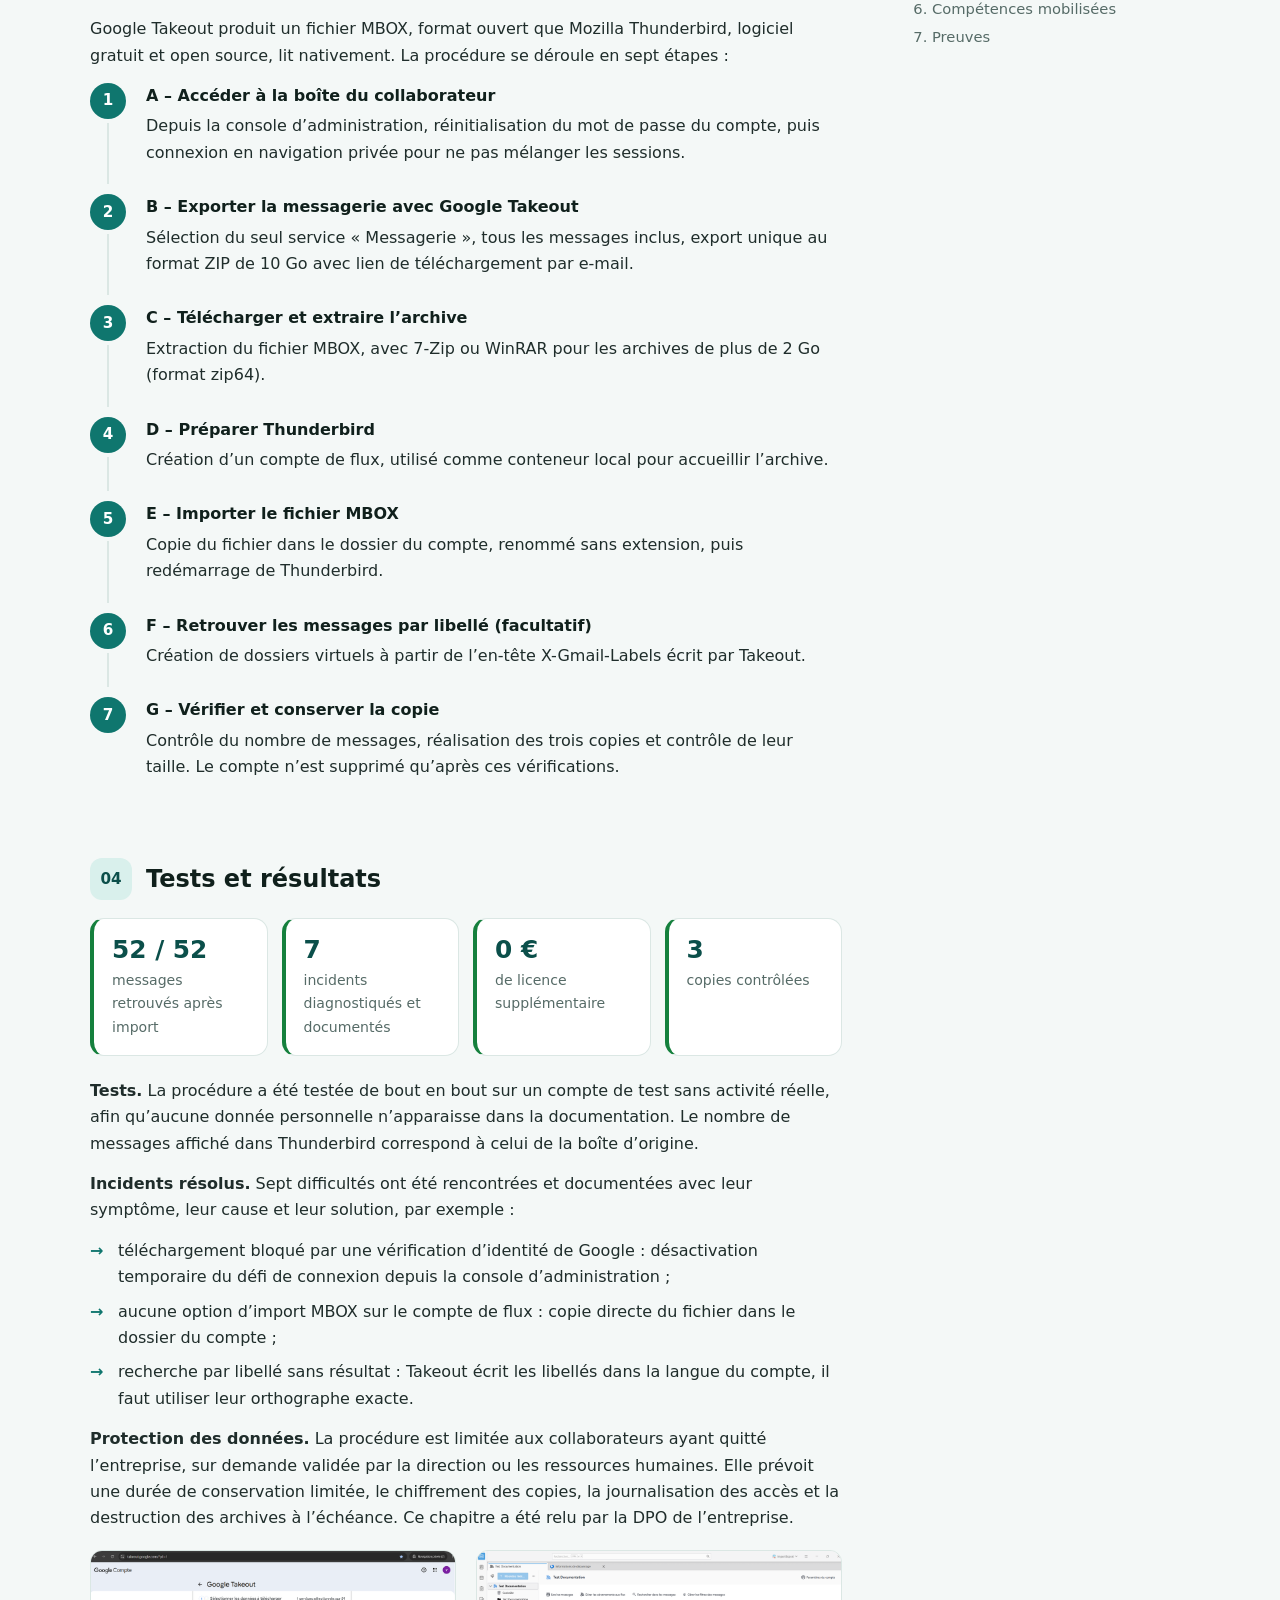
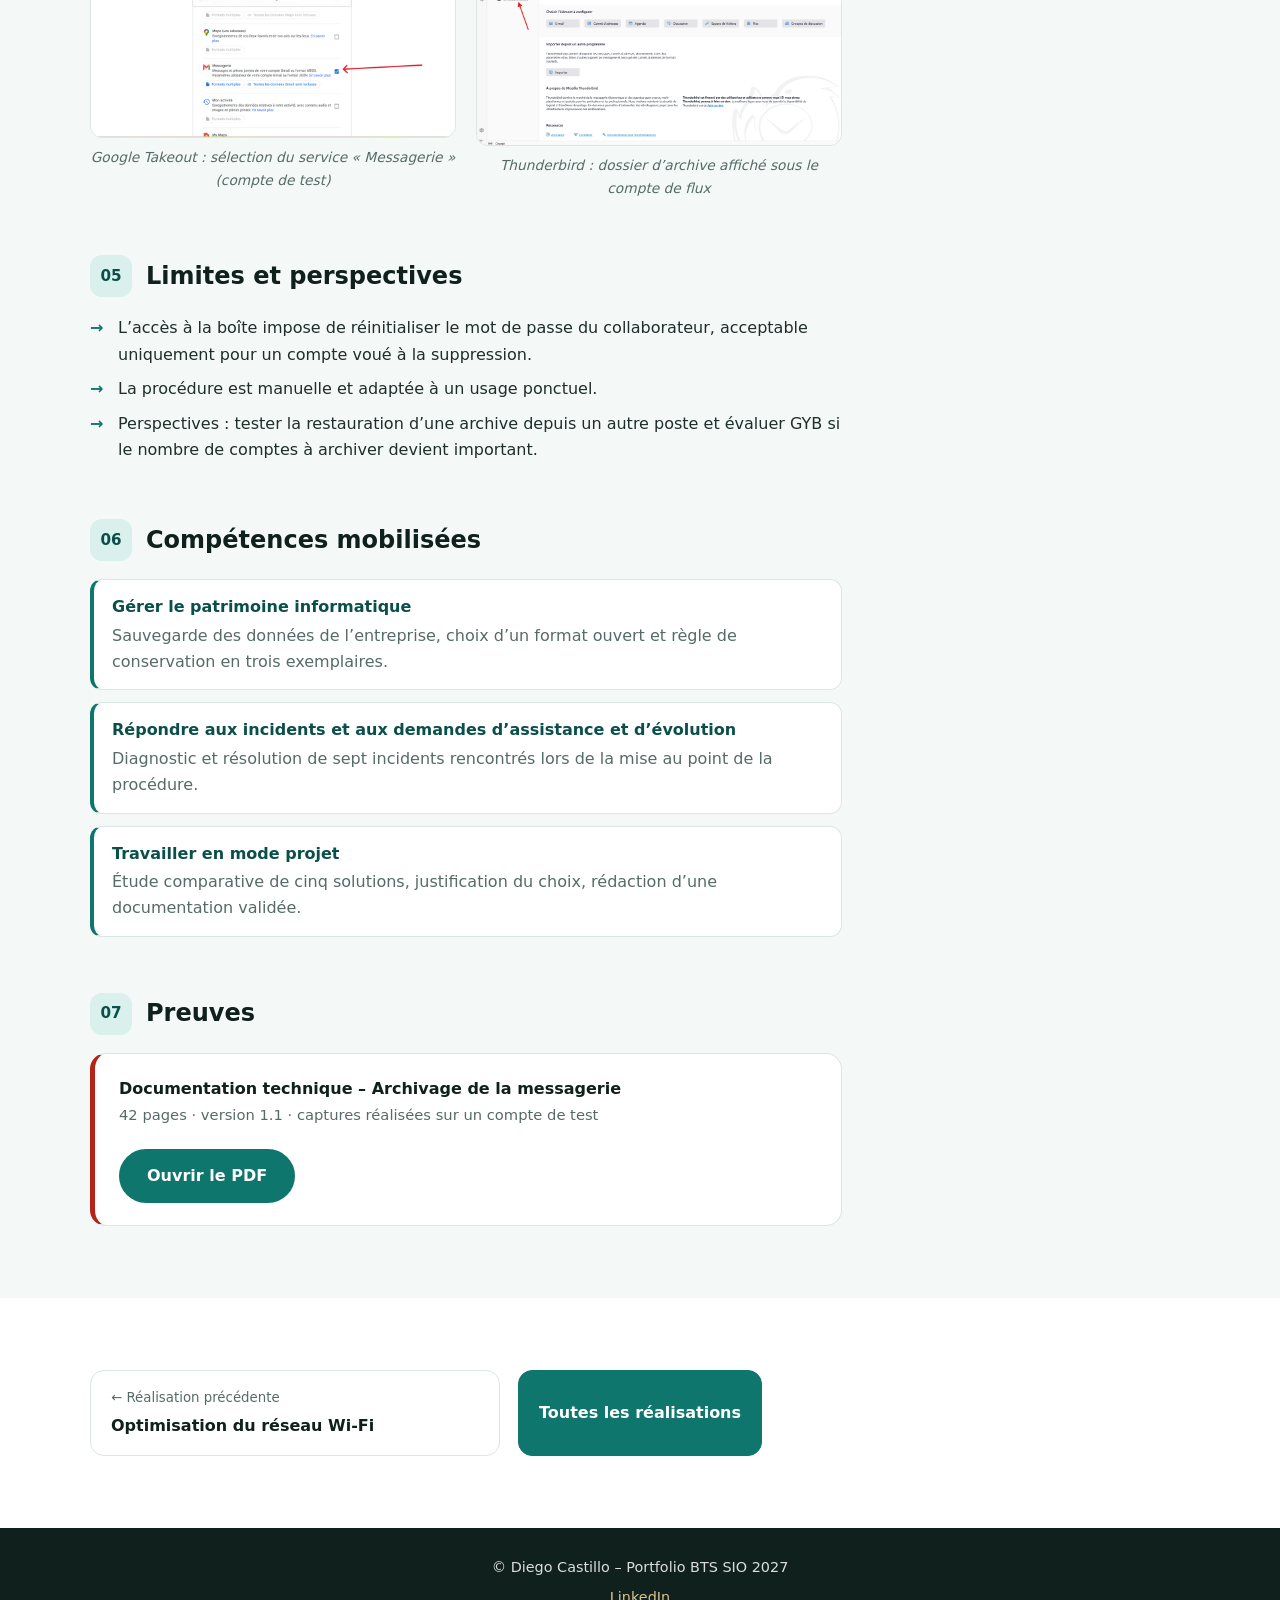
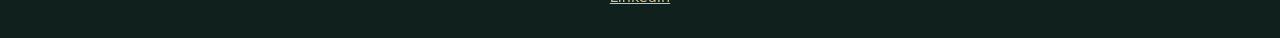
<file: projet-archivage.html>
<!DOCTYPE html>
<html lang="fr">
<head>
<meta charset="UTF-8">
<meta name="viewport" content="width=device-width, initial-scale=1">
<title>Archivage de la messagerie d’un collaborateur sortant – Portfolio BTS SIO 2027</title>
<link rel="stylesheet" href="style.css">
</head>
<body id="top">
<header class="site-header">
<nav class="nav" aria-label="Navigation principale">
<a class="brand" href="index.html">Portfolio BTS SIO <span>2027</span></a>
<button class="menu-btn" aria-label="Ouvrir le menu" aria-expanded="false"><span></span><span></span><span></span></button>
<ul class="menu">
<li><a href="index.html">Accueil</a></li>
<li><a href="entreprise.html">Entreprise</a></li>
<li><a href="e5.html" aria-current="page">Épreuve E5</a></li>
<li><a href="e6.html">Épreuve E6</a></li>
<li><a href="veille.html">Veille technologique</a></li>
</ul>
</nav>
</header>
<div class="proj-hero">
  <div class="wrap">
    <nav class="crumbs" aria-label="Fil d’Ariane"><a href="e5.html">Épreuve E5</a> <span aria-hidden="true">›</span> <a href="e5.html#professionnel">Réalisations professionnelles</a></nav>
    <span class="proj-kicker">Réalisation 04 · Oct. – nov. 2026</span>
    <h1>Archivage de la messagerie d’un collaborateur sortant</h1>
    <p>Procédure de sauvegarde d’une boîte Gmail (Google Workspace) avant la suppression du compte d’un collaborateur, avec Google Takeout et consultation de l’archive dans Mozilla Thunderbird.</p>
  </div>
</div>
<main>
<section class="section">
  <div class="wrap proj-layout">
    <article class="proj-body">
      <section class="proj-sec" id="contexte">
        <h2><span class="proj-num">01</span>Contexte</h2>
        <p>Lorsqu’un collaborateur quitte l’entreprise, son compte Google Workspace doit être supprimé pour libérer la licence et sécuriser l’accès aux données. Or la messagerie Gmail ne fait pas partie des données transférables lors de la suppression d’un compte, contrairement à Drive ou à Agenda : les messages doivent donc être sauvegardés avant.</p>
        <p>L’entreprise utilise l’édition Business Standard, qui n’inclut pas Google Vault. En tant que super administrateur du domaine, je suis chargé de cette opération.</p>
      </section>
      <section class="proj-sec" id="besoin">
        <h2><span class="proj-num">02</span>Expression du besoin</h2>
        <ul class="check-list">
          <li>obtenir une copie complète de la boîte : messages, pièces jointes et libellés ;</li>
          <li>pouvoir consulter cette copie plus tard, sans compte Google ni licence ;</li>
          <li>utiliser un format ouvert, sans licence supplémentaire ni accès délégué à un outil tiers ;</li>
          <li>conserver l’archive en trois exemplaires : disque dur externe, NAS et Google Drive de l’entreprise ;</li>
          <li>disposer d’une procédure documentée, reproductible par un autre technicien.</li>
        </ul>
        <p>J’ai comparé cinq solutions avant de retenir la méthode décrite :</p><div class="table-wrap"><table class="data-table">
          <thead><tr><th>Solution</th><th>Principal argument</th><th>Décision</th></tr></thead>
          <tbody>
            <tr><td>Google Vault</td><td>Non inclus dans l’édition Business Standard (module payant)</td><td><span class="pill is-no">Non retenue</span></td></tr>
            <tr class="is-chosen"><td>Google Takeout</td><td>Outil officiel et gratuit, aucun accès supplémentaire, format MBOX ouvert</td><td><span class="pill is-yes">Retenue</span></td></tr>
            <tr><td>GYB (Got Your Back)</td><td>Clé de compte de service donnant un accès étendu à tout le domaine</td><td><span class="pill is-no">Non retenue</span></td></tr>
            <tr><td>Sauvegarde tierce</td><td>Coût mensuel et données confiées à un tiers</td><td><span class="pill is-no">Non retenue</span></td></tr>
            <tr><td>Licence Archived User</td><td>Coût par utilisateur, ne permet pas de supprimer le compte</td><td><span class="pill is-no">Non retenue</span></td></tr>
          </tbody></table></div>
      </section>
      <section class="proj-sec" id="solution">
        <h2><span class="proj-num">03</span>Solution et mise en œuvre</h2>
        <p>Google Takeout produit un fichier MBOX, format ouvert que Mozilla Thunderbird, logiciel gratuit et open source, lit nativement. La procédure se déroule en sept étapes :</p><ol class="steps"><li><strong>A – Accéder à la boîte du collaborateur</strong><p>Depuis la console d’administration, réinitialisation du mot de passe du compte, puis connexion en navigation privée pour ne pas mélanger les sessions.</p></li><li><strong>B – Exporter la messagerie avec Google Takeout</strong><p>Sélection du seul service « Messagerie », tous les messages inclus, export unique au format ZIP de 10 Go avec lien de téléchargement par e-mail.</p></li><li><strong>C – Télécharger et extraire l’archive</strong><p>Extraction du fichier MBOX, avec 7-Zip ou WinRAR pour les archives de plus de 2 Go (format zip64).</p></li><li><strong>D – Préparer Thunderbird</strong><p>Création d’un compte de flux, utilisé comme conteneur local pour accueillir l’archive.</p></li><li><strong>E – Importer le fichier MBOX</strong><p>Copie du fichier dans le dossier du compte, renommé sans extension, puis redémarrage de Thunderbird.</p></li><li><strong>F – Retrouver les messages par libellé (facultatif)</strong><p>Création de dossiers virtuels à partir de l’en-tête X-Gmail-Labels écrit par Takeout.</p></li><li><strong>G – Vérifier et conserver la copie</strong><p>Contrôle du nombre de messages, réalisation des trois copies et contrôle de leur taille. Le compte n’est supprimé qu’après ces vérifications.</p></li></ol>
      </section>
      <section class="proj-sec" id="resultats">
        <h2><span class="proj-num">04</span>Tests et résultats</h2>
        <div class="kpis"><div class="kpi"><span class="kpi-val">52 / 52</span><span class="kpi-lbl">messages retrouvés après import</span></div><div class="kpi"><span class="kpi-val">7</span><span class="kpi-lbl">incidents diagnostiqués et documentés</span></div><div class="kpi"><span class="kpi-val">0 €</span><span class="kpi-lbl">de licence supplémentaire</span></div><div class="kpi"><span class="kpi-val">3</span><span class="kpi-lbl">copies contrôlées</span></div></div>
        <p><strong>Tests.</strong> La procédure a été testée de bout en bout sur un compte de test sans activité réelle, afin qu’aucune donnée personnelle n’apparaisse dans la documentation. Le nombre de messages affiché dans Thunderbird correspond à celui de la boîte d’origine.</p>
        <p><strong>Incidents résolus.</strong> Sept difficultés ont été rencontrées et documentées avec leur symptôme, leur cause et leur solution, par exemple :</p>
        <ul class="check-list is-arrow">
          <li>téléchargement bloqué par une vérification d’identité de Google : désactivation temporaire du défi de connexion depuis la console d’administration ;</li>
          <li>aucune option d’import MBOX sur le compte de flux : copie directe du fichier dans le dossier du compte ;</li>
          <li>recherche par libellé sans résultat : Takeout écrit les libellés dans la langue du compte, il faut utiliser leur orthographe exacte.</li>
        </ul>
        <p><strong>Protection des données.</strong> La procédure est limitée aux collaborateurs ayant quitté l’entreprise, sur demande validée par la direction ou les ressources humaines. Elle prévoit une durée de conservation limitée, le chiffrement des copies, la journalisation des accès et la destruction des archives à l’échéance. Ce chapitre a été relu par la DPO de l’entreprise.</p><div class="gallery g2"><figure class="shot "><a href="images/e5/archivage-takeout.png" data-lightbox><img src="images/e5/archivage-takeout.png" alt="Google Takeout : sélection du service « Messagerie » (compte de test)" loading="lazy"></a><figcaption>Google Takeout : sélection du service « Messagerie » (compte de test)</figcaption></figure><figure class="shot "><a href="images/e5/archivage-thunderbird.png" data-lightbox><img src="images/e5/archivage-thunderbird.png" alt="Thunderbird : dossier d’archive affiché sous le compte de flux" loading="lazy"></a><figcaption>Thunderbird : dossier d’archive affiché sous le compte de flux</figcaption></figure></div>
      </section>
      <section class="proj-sec" id="limites">
        <h2><span class="proj-num">05</span>Limites et perspectives</h2>
        <ul class="check-list is-arrow">
          <li>L’accès à la boîte impose de réinitialiser le mot de passe du collaborateur, acceptable uniquement pour un compte voué à la suppression.</li>
          <li>La procédure est manuelle et adaptée à un usage ponctuel.</li>
          <li>Perspectives : tester la restauration d’une archive depuis un autre poste et évaluer GYB si le nombre de comptes à archiver devient important.</li>
        </ul>
      </section>
      <section class="proj-sec" id="competences">
        <h2><span class="proj-num">06</span>Compétences mobilisées</h2>
        <ul class="comp-list"><li><strong>Gérer le patrimoine informatique</strong><span>Sauvegarde des données de l’entreprise, choix d’un format ouvert et règle de conservation en trois exemplaires.</span></li><li><strong>Répondre aux incidents et aux demandes d’assistance et d’évolution</strong><span>Diagnostic et résolution de sept incidents rencontrés lors de la mise au point de la procédure.</span></li><li><strong>Travailler en mode projet</strong><span>Étude comparative de cinq solutions, justification du choix, rédaction d’une documentation validée.</span></li></ul>
      </section>
      <section class="proj-sec" id="preuves">
        <h2><span class="proj-num">07</span>Preuves</h2>
        <div class="doc-preview">
          <div><strong>Documentation technique – Archivage de la messagerie</strong><span>42 pages · version 1.1 · captures réalisées sur un compte de test</span></div>
          <a class="btn-blue" href="Documents/archivage-messagerie.pdf" target="_blank" rel="noopener">Ouvrir le PDF</a>
        </div>
      </section>
    </article>
    <aside class="proj-aside">
      <div class="aside-card">
        <h3>Fiche projet</h3>
        <dl class="aside-facts"><dt>Type</dt><dd>Réalisation en milieu professionnel</dd><dt>Entreprise</dt><dd>Bobochic Paris</dd><dt>Période</dt><dd>Octobre – novembre 2026</dd><dt>Environnement</dt><dd>Google Workspace Business Standard, Windows, Mozilla Thunderbird</dd><dt>Livrable</dt><dd>Documentation technique de 42 pages (v1.1)</dd><dt>Validation</dt><dd>Chapitre RGPD relu par la DPO</dd></dl>
        <h4>Compétences</h4>
        <ul class="tags tags-col"><li class="">Gérer le patrimoine informatique</li><li class="t-orange">Répondre aux incidents et aux demandes d’assistance et d’évolution</li><li class="">Travailler en mode projet</li></ul>
        <h4>Documents</h4><a class="doc-btn" href="Documents/archivage-messagerie.pdf" target="_blank" rel="noopener"><span aria-hidden="true">PDF</span>Documentation technique complète</a>
      </div>
      <nav class="aside-toc" aria-label="Sommaire"><h4>Sommaire</h4><ol><li><a href="#contexte">Contexte</a></li><li><a href="#besoin">Expression du besoin</a></li><li><a href="#solution">Solution et mise en œuvre</a></li><li><a href="#resultats">Tests et résultats</a></li><li><a href="#limites">Limites et perspectives</a></li><li><a href="#competences">Compétences mobilisées</a></li><li><a href="#preuves">Preuves</a></li></ol></nav>
    </aside>
  </div>
</section>
<section class="section alt">
  <div class="wrap"><nav class="proj-pager" aria-label="Autres réalisations"><a class="pager-prev" href="projet-wifi.html"><small>← Réalisation précédente</small><strong>Optimisation du réseau Wi-Fi</strong></a><a class="pager-back" href="e5.html#professionnel">Toutes les réalisations</a><span></span></nav></div>
</section>
</main>
<footer class="site-footer"><p>&copy; Diego Castillo – Portfolio BTS SIO 2027</p><p><a href="https://www.linkedin.com/in/diego-alberto-castillo-dc1997/" target="_blank" rel="noopener">LinkedIn</a></p></footer>
<a class="totop" href="#top" aria-label="Retour en haut">↑</a>
<script src="script.js"></script>
</body>
</html>
</file>
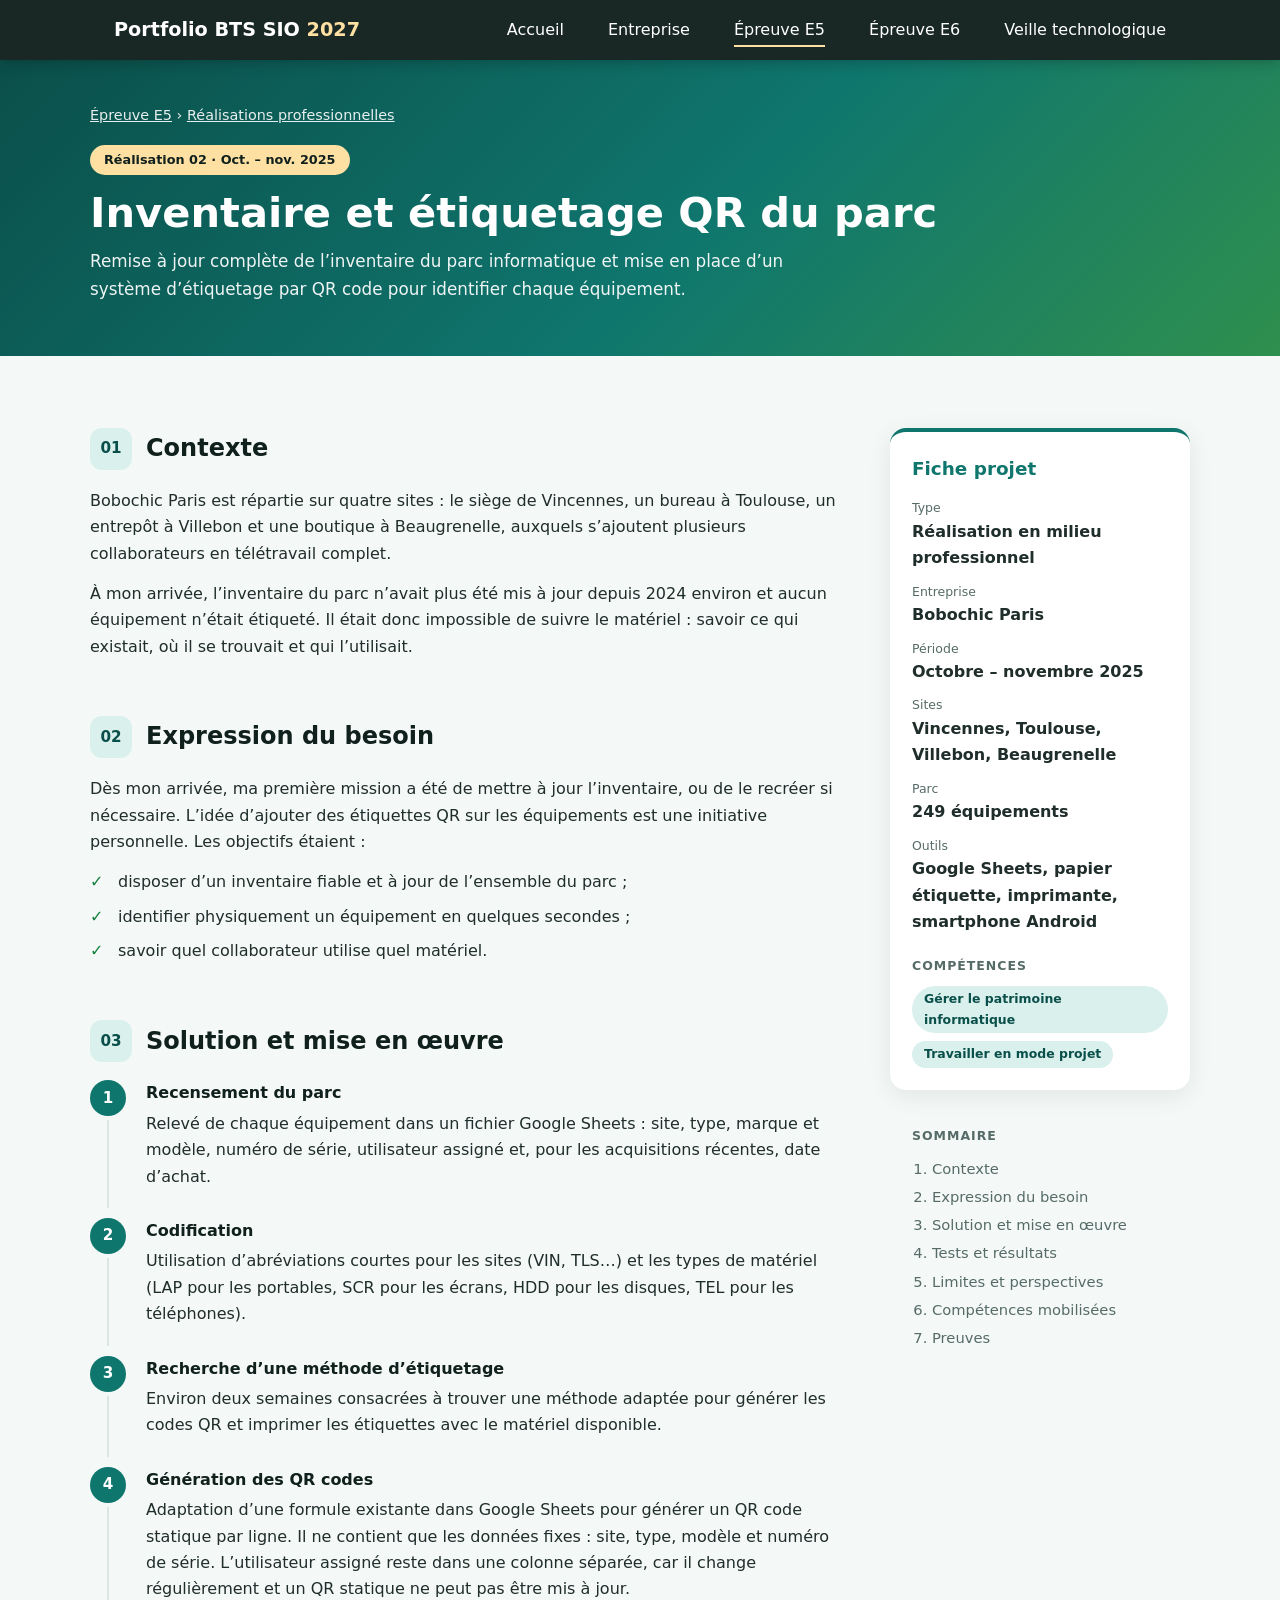
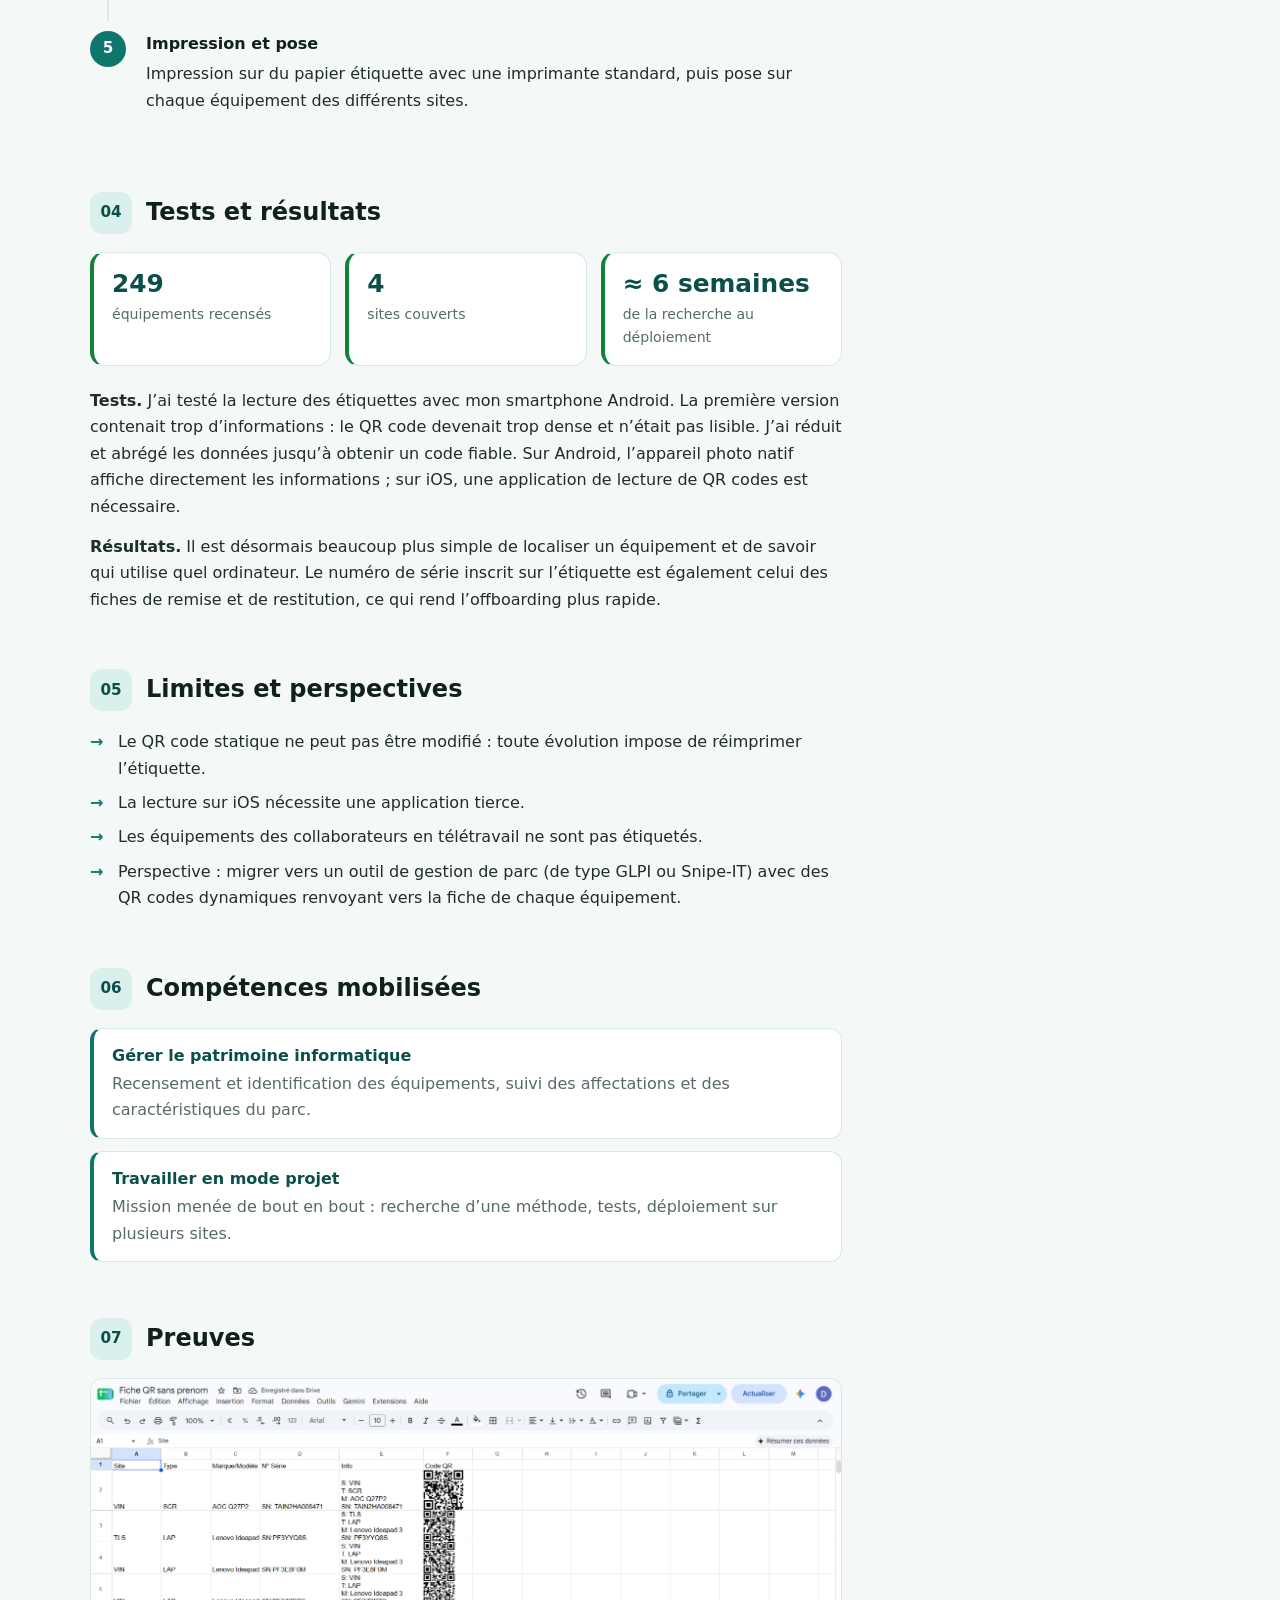
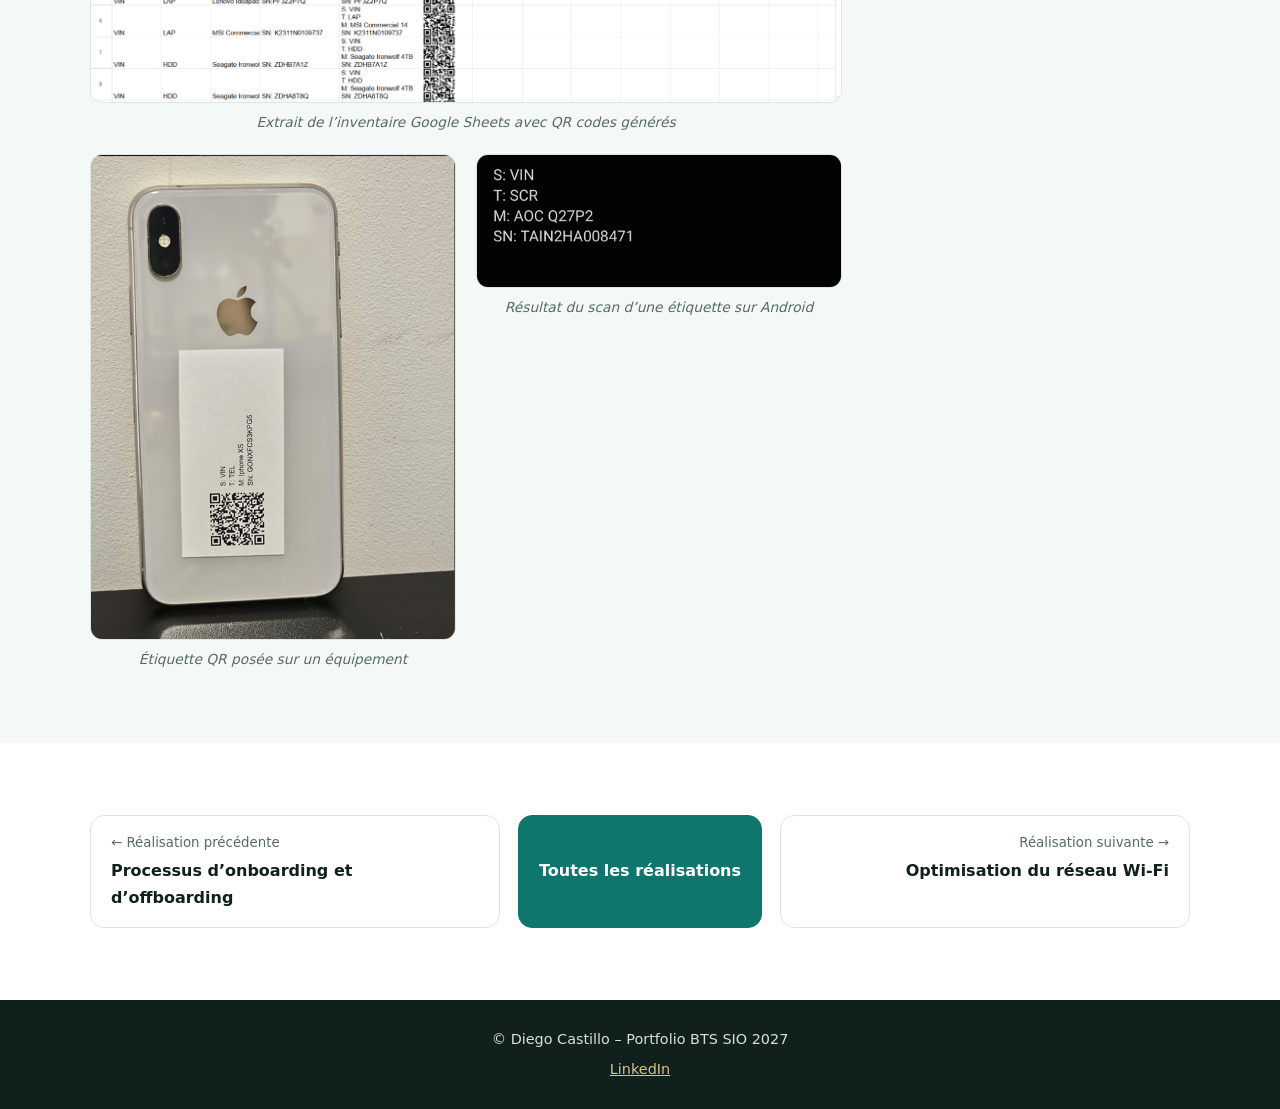
<file: projet-inventaire.html>
<!DOCTYPE html>
<html lang="fr">
<head>
<meta charset="UTF-8">
<meta name="viewport" content="width=device-width, initial-scale=1">
<title>Inventaire et étiquetage QR du parc – Portfolio BTS SIO 2027</title>
<link rel="stylesheet" href="style.css">
</head>
<body id="top">
<header class="site-header">
<nav class="nav" aria-label="Navigation principale">
<a class="brand" href="index.html">Portfolio BTS SIO <span>2027</span></a>
<button class="menu-btn" aria-label="Ouvrir le menu" aria-expanded="false"><span></span><span></span><span></span></button>
<ul class="menu">
<li><a href="index.html">Accueil</a></li>
<li><a href="entreprise.html">Entreprise</a></li>
<li><a href="e5.html" aria-current="page">Épreuve E5</a></li>
<li><a href="e6.html">Épreuve E6</a></li>
<li><a href="veille.html">Veille technologique</a></li>
</ul>
</nav>
</header>
<div class="proj-hero">
  <div class="wrap">
    <nav class="crumbs" aria-label="Fil d’Ariane"><a href="e5.html">Épreuve E5</a> <span aria-hidden="true">›</span> <a href="e5.html#professionnel">Réalisations professionnelles</a></nav>
    <span class="proj-kicker">Réalisation 02 · Oct. – nov. 2025</span>
    <h1>Inventaire et étiquetage QR du parc</h1>
    <p>Remise à jour complète de l’inventaire du parc informatique et mise en place d’un système d’étiquetage par QR code pour identifier chaque équipement.</p>
  </div>
</div>
<main>
<section class="section">
  <div class="wrap proj-layout">
    <article class="proj-body">
      <section class="proj-sec" id="contexte">
        <h2><span class="proj-num">01</span>Contexte</h2>
        <p>Bobochic Paris est répartie sur quatre sites : le siège de Vincennes, un bureau à Toulouse, un entrepôt à Villebon et une boutique à Beaugrenelle, auxquels s’ajoutent plusieurs collaborateurs en télétravail complet.</p>
        <p>À mon arrivée, l’inventaire du parc n’avait plus été mis à jour depuis 2024 environ et aucun équipement n’était étiqueté. Il était donc impossible de suivre le matériel : savoir ce qui existait, où il se trouvait et qui l’utilisait.</p>
      </section>
      <section class="proj-sec" id="besoin">
        <h2><span class="proj-num">02</span>Expression du besoin</h2>
        <p>Dès mon arrivée, ma première mission a été de mettre à jour l’inventaire, ou de le recréer si nécessaire. L’idée d’ajouter des étiquettes QR sur les équipements est une initiative personnelle. Les objectifs étaient :</p>
        <ul class="check-list">
          <li>disposer d’un inventaire fiable et à jour de l’ensemble du parc ;</li>
          <li>identifier physiquement un équipement en quelques secondes ;</li>
          <li>savoir quel collaborateur utilise quel matériel.</li>
        </ul>
      </section>
      <section class="proj-sec" id="solution">
        <h2><span class="proj-num">03</span>Solution et mise en œuvre</h2>
        <ol class="steps"><li><strong>Recensement du parc</strong><p>Relevé de chaque équipement dans un fichier Google Sheets : site, type, marque et modèle, numéro de série, utilisateur assigné et, pour les acquisitions récentes, date d’achat.</p></li><li><strong>Codification</strong><p>Utilisation d’abréviations courtes pour les sites (VIN, TLS…) et les types de matériel (LAP pour les portables, SCR pour les écrans, HDD pour les disques, TEL pour les téléphones).</p></li><li><strong>Recherche d’une méthode d’étiquetage</strong><p>Environ deux semaines consacrées à trouver une méthode adaptée pour générer les codes QR et imprimer les étiquettes avec le matériel disponible.</p></li><li><strong>Génération des QR codes</strong><p>Adaptation d’une formule existante dans Google Sheets pour générer un QR code statique par ligne. Il ne contient que les données fixes : site, type, modèle et numéro de série. L’utilisateur assigné reste dans une colonne séparée, car il change régulièrement et un QR statique ne peut pas être mis à jour.</p></li><li><strong>Impression et pose</strong><p>Impression sur du papier étiquette avec une imprimante standard, puis pose sur chaque équipement des différents sites.</p></li></ol>
      </section>
      <section class="proj-sec" id="resultats">
        <h2><span class="proj-num">04</span>Tests et résultats</h2>
        <div class="kpis"><div class="kpi"><span class="kpi-val">249</span><span class="kpi-lbl">équipements recensés</span></div><div class="kpi"><span class="kpi-val">4</span><span class="kpi-lbl">sites couverts</span></div><div class="kpi"><span class="kpi-val">≈ 6 semaines</span><span class="kpi-lbl">de la recherche au déploiement</span></div></div>
        <p><strong>Tests.</strong> J’ai testé la lecture des étiquettes avec mon smartphone Android. La première version contenait trop d’informations : le QR code devenait trop dense et n’était pas lisible. J’ai réduit et abrégé les données jusqu’à obtenir un code fiable. Sur Android, l’appareil photo natif affiche directement les informations ; sur iOS, une application de lecture de QR codes est nécessaire.</p>
        <p><strong>Résultats.</strong> Il est désormais beaucoup plus simple de localiser un équipement et de savoir qui utilise quel ordinateur. Le numéro de série inscrit sur l’étiquette est également celui des fiches de remise et de restitution, ce qui rend l’offboarding plus rapide.</p>
      </section>
      <section class="proj-sec" id="limites">
        <h2><span class="proj-num">05</span>Limites et perspectives</h2>
        <ul class="check-list is-arrow">
          <li>Le QR code statique ne peut pas être modifié : toute évolution impose de réimprimer l’étiquette.</li>
          <li>La lecture sur iOS nécessite une application tierce.</li>
          <li>Les équipements des collaborateurs en télétravail ne sont pas étiquetés.</li>
          <li>Perspective : migrer vers un outil de gestion de parc (de type GLPI ou Snipe-IT) avec des QR codes dynamiques renvoyant vers la fiche de chaque équipement.</li>
        </ul>
      </section>
      <section class="proj-sec" id="competences">
        <h2><span class="proj-num">06</span>Compétences mobilisées</h2>
        <ul class="comp-list"><li><strong>Gérer le patrimoine informatique</strong><span>Recensement et identification des équipements, suivi des affectations et des caractéristiques du parc.</span></li><li><strong>Travailler en mode projet</strong><span>Mission menée de bout en bout : recherche d’une méthode, tests, déploiement sur plusieurs sites.</span></li></ul>
      </section>
      <section class="proj-sec" id="preuves">
        <h2><span class="proj-num">07</span>Preuves</h2>
        <div class="gallery g3"><figure class="shot is-wide"><a href="images/e5/inventaire-qr.png" data-lightbox><img src="images/e5/inventaire-qr.png" alt="Extrait de l’inventaire Google Sheets avec QR codes générés" loading="lazy"></a><figcaption>Extrait de l’inventaire Google Sheets avec QR codes générés</figcaption></figure><figure class="shot "><a href="images/e5/etiquette-qr.jpg" data-lightbox><img src="images/e5/etiquette-qr.jpg" alt="Étiquette QR posée sur un équipement" loading="lazy"></a><figcaption>Étiquette QR posée sur un équipement</figcaption></figure><figure class="shot "><a href="images/e5/scan-qr.jpg" data-lightbox><img src="images/e5/scan-qr.jpg" alt="Résultat du scan d’une étiquette sur Android" loading="lazy"></a><figcaption>Résultat du scan d’une étiquette sur Android</figcaption></figure></div>
      </section>
    </article>
    <aside class="proj-aside">
      <div class="aside-card">
        <h3>Fiche projet</h3>
        <dl class="aside-facts"><dt>Type</dt><dd>Réalisation en milieu professionnel</dd><dt>Entreprise</dt><dd>Bobochic Paris</dd><dt>Période</dt><dd>Octobre – novembre 2025</dd><dt>Sites</dt><dd>Vincennes, Toulouse, Villebon, Beaugrenelle</dd><dt>Parc</dt><dd>249 équipements</dd><dt>Outils</dt><dd>Google Sheets, papier étiquette, imprimante, smartphone Android</dd></dl>
        <h4>Compétences</h4>
        <ul class="tags tags-col"><li class="">Gérer le patrimoine informatique</li><li class="">Travailler en mode projet</li></ul>
        
      </div>
      <nav class="aside-toc" aria-label="Sommaire"><h4>Sommaire</h4><ol><li><a href="#contexte">Contexte</a></li><li><a href="#besoin">Expression du besoin</a></li><li><a href="#solution">Solution et mise en œuvre</a></li><li><a href="#resultats">Tests et résultats</a></li><li><a href="#limites">Limites et perspectives</a></li><li><a href="#competences">Compétences mobilisées</a></li><li><a href="#preuves">Preuves</a></li></ol></nav>
    </aside>
  </div>
</section>
<section class="section alt">
  <div class="wrap"><nav class="proj-pager" aria-label="Autres réalisations"><a class="pager-prev" href="projet-onboarding.html"><small>← Réalisation précédente</small><strong>Processus d’onboarding et d’offboarding</strong></a><a class="pager-back" href="e5.html#professionnel">Toutes les réalisations</a><a class="pager-next" href="projet-wifi.html"><small>Réalisation suivante →</small><strong>Optimisation du réseau Wi-Fi</strong></a></nav></div>
</section>
</main>
<footer class="site-footer"><p>&copy; Diego Castillo – Portfolio BTS SIO 2027</p><p><a href="https://www.linkedin.com/in/diego-alberto-castillo-dc1997/" target="_blank" rel="noopener">LinkedIn</a></p></footer>
<a class="totop" href="#top" aria-label="Retour en haut">↑</a>
<script src="script.js"></script>
</body>
</html>
</file>
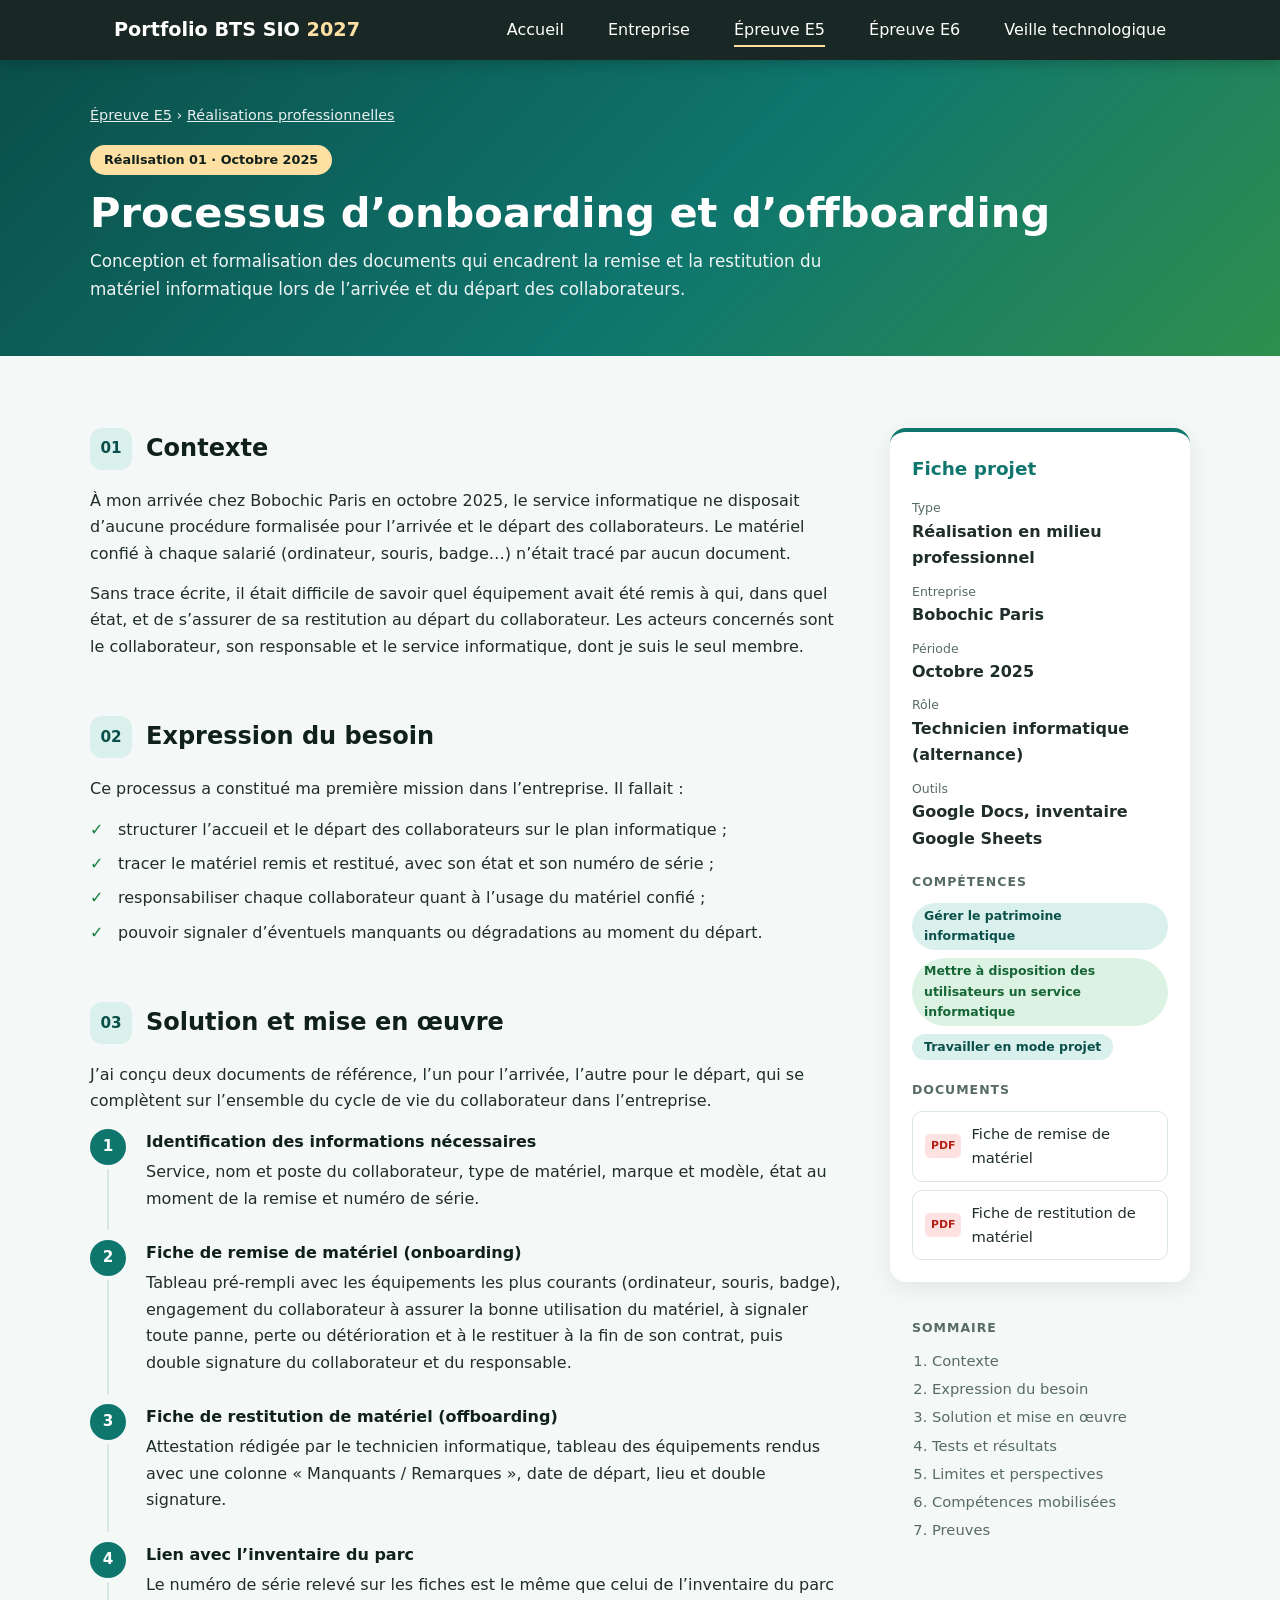
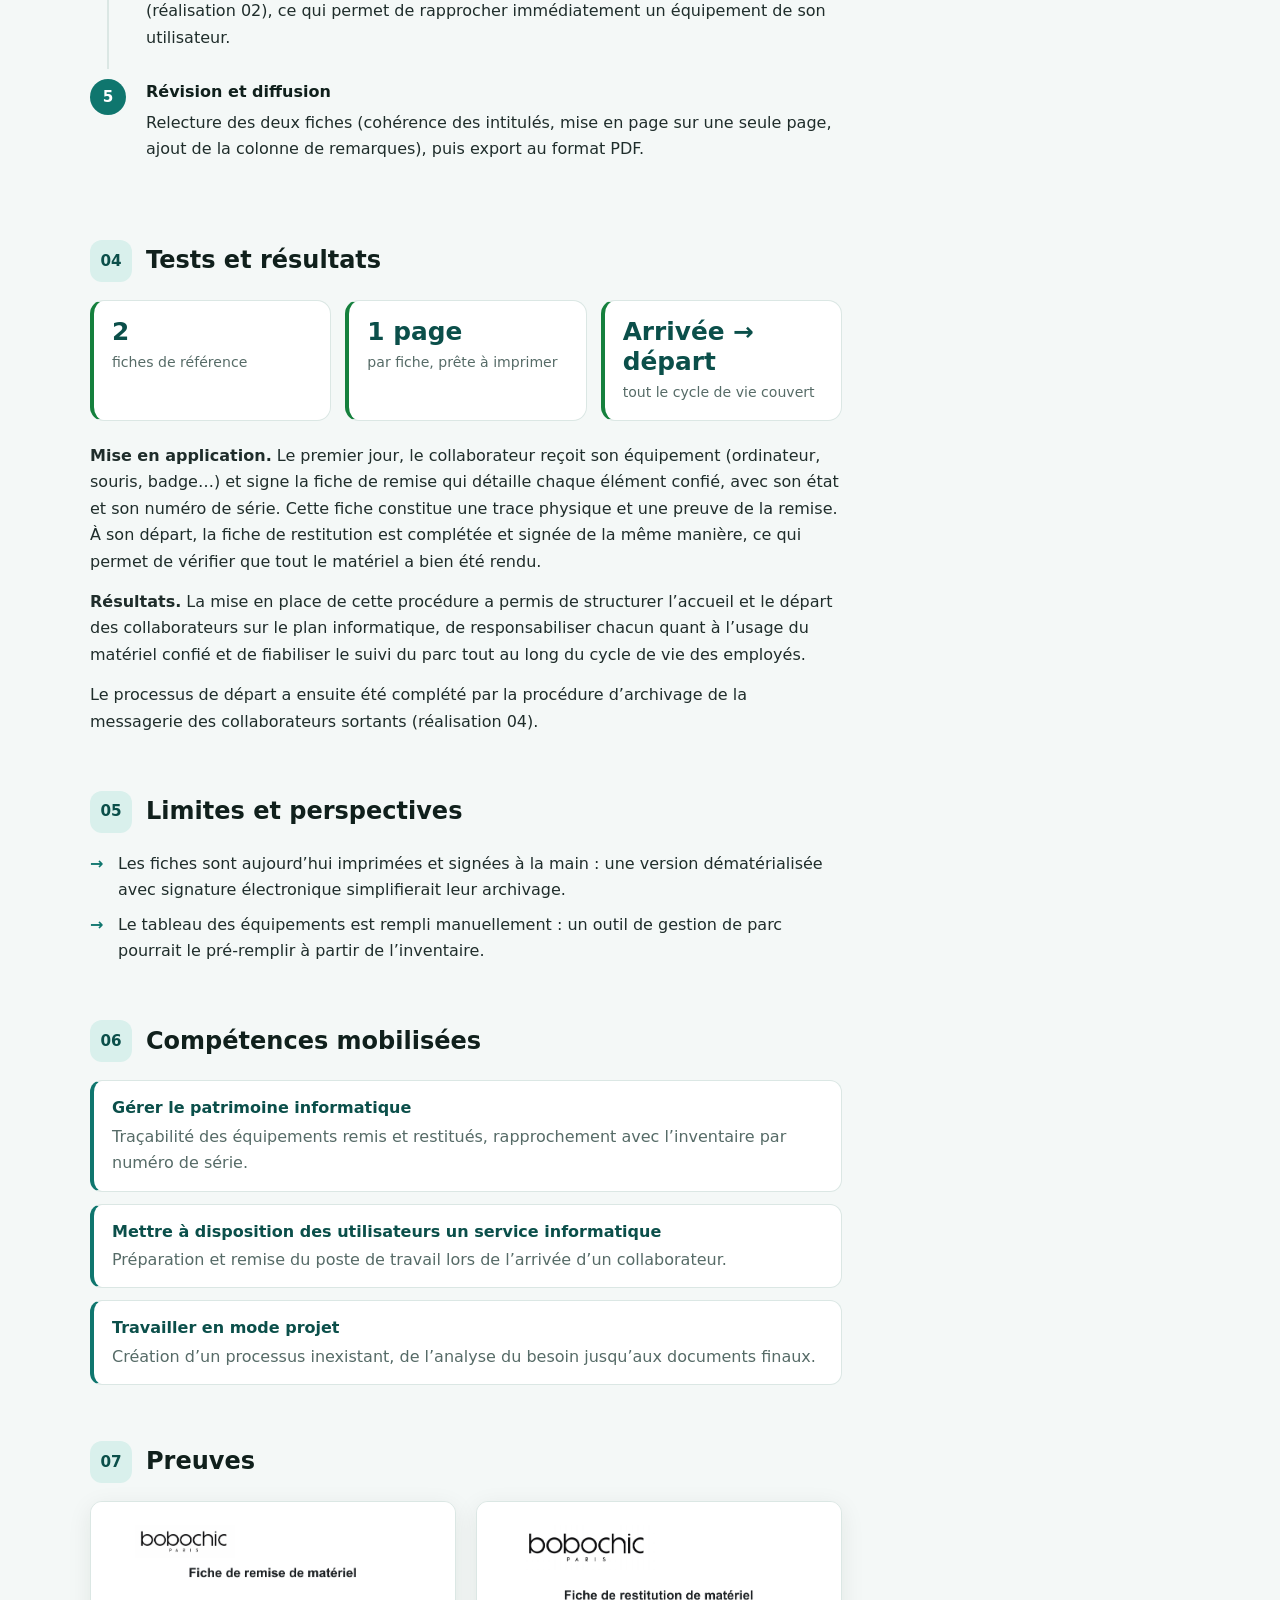
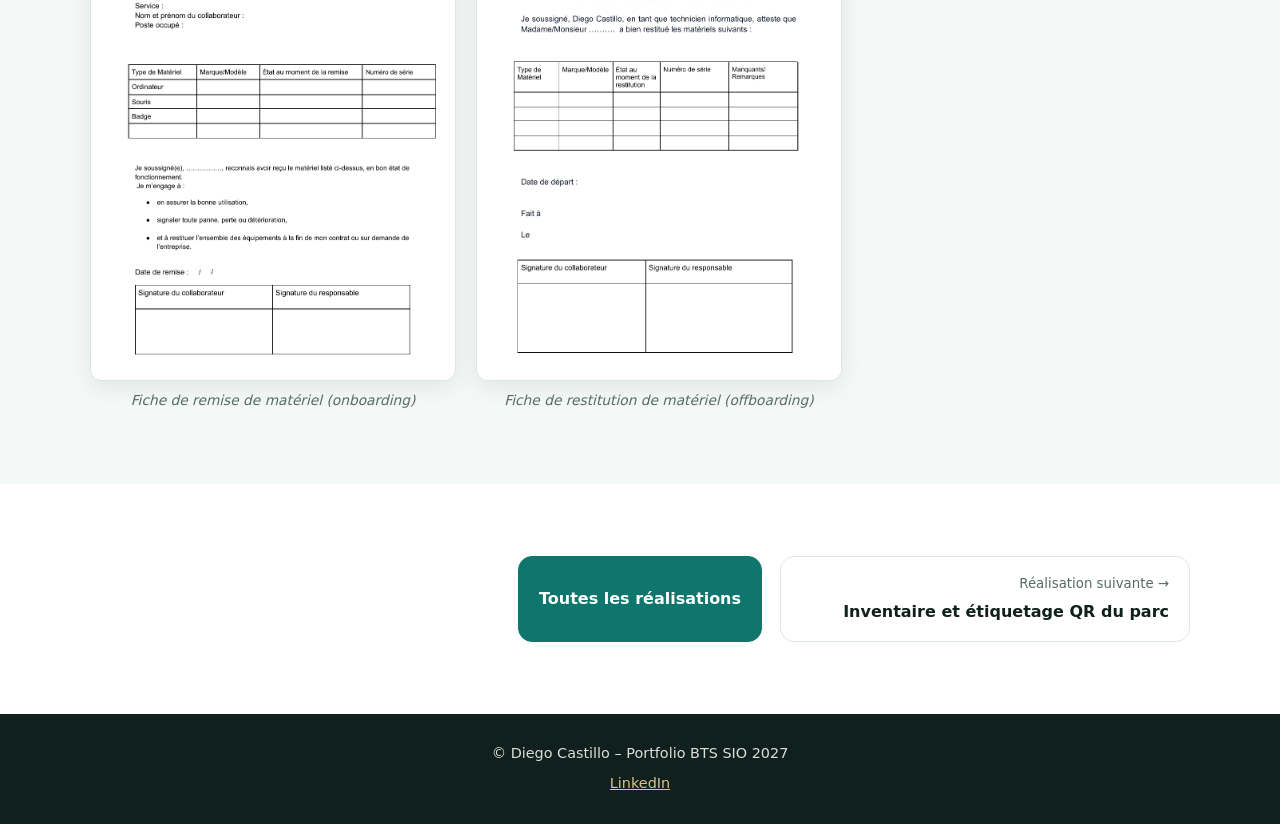
<file: projet-onboarding.html>
<!DOCTYPE html>
<html lang="fr">
<head>
<meta charset="UTF-8">
<meta name="viewport" content="width=device-width, initial-scale=1">
<title>Processus d’onboarding et d’offboarding – Portfolio BTS SIO 2027</title>
<link rel="stylesheet" href="style.css">
</head>
<body id="top">
<header class="site-header">
<nav class="nav" aria-label="Navigation principale">
<a class="brand" href="index.html">Portfolio BTS SIO <span>2027</span></a>
<button class="menu-btn" aria-label="Ouvrir le menu" aria-expanded="false"><span></span><span></span><span></span></button>
<ul class="menu">
<li><a href="index.html">Accueil</a></li>
<li><a href="entreprise.html">Entreprise</a></li>
<li><a href="e5.html" aria-current="page">Épreuve E5</a></li>
<li><a href="e6.html">Épreuve E6</a></li>
<li><a href="veille.html">Veille technologique</a></li>
</ul>
</nav>
</header>
<div class="proj-hero">
  <div class="wrap">
    <nav class="crumbs" aria-label="Fil d’Ariane"><a href="e5.html">Épreuve E5</a> <span aria-hidden="true">›</span> <a href="e5.html#professionnel">Réalisations professionnelles</a></nav>
    <span class="proj-kicker">Réalisation 01 · Octobre 2025</span>
    <h1>Processus d’onboarding et d’offboarding</h1>
    <p>Conception et formalisation des documents qui encadrent la remise et la restitution du matériel informatique lors de l’arrivée et du départ des collaborateurs.</p>
  </div>
</div>
<main>
<section class="section">
  <div class="wrap proj-layout">
    <article class="proj-body">
      <section class="proj-sec" id="contexte">
        <h2><span class="proj-num">01</span>Contexte</h2>
        <p>À mon arrivée chez Bobochic Paris en octobre 2025, le service informatique ne disposait d’aucune procédure formalisée pour l’arrivée et le départ des collaborateurs. Le matériel confié à chaque salarié (ordinateur, souris, badge…) n’était tracé par aucun document.</p>
        <p>Sans trace écrite, il était difficile de savoir quel équipement avait été remis à qui, dans quel état, et de s’assurer de sa restitution au départ du collaborateur. Les acteurs concernés sont le collaborateur, son responsable et le service informatique, dont je suis le seul membre.</p>
      </section>
      <section class="proj-sec" id="besoin">
        <h2><span class="proj-num">02</span>Expression du besoin</h2>
        <p>Ce processus a constitué ma première mission dans l’entreprise. Il fallait :</p>
        <ul class="check-list">
          <li>structurer l’accueil et le départ des collaborateurs sur le plan informatique ;</li>
          <li>tracer le matériel remis et restitué, avec son état et son numéro de série ;</li>
          <li>responsabiliser chaque collaborateur quant à l’usage du matériel confié ;</li>
          <li>pouvoir signaler d’éventuels manquants ou dégradations au moment du départ.</li>
        </ul>
      </section>
      <section class="proj-sec" id="solution">
        <h2><span class="proj-num">03</span>Solution et mise en œuvre</h2>
        <p>J’ai conçu deux documents de référence, l’un pour l’arrivée, l’autre pour le départ, qui se complètent sur l’ensemble du cycle de vie du collaborateur dans l’entreprise.</p><ol class="steps"><li><strong>Identification des informations nécessaires</strong><p>Service, nom et poste du collaborateur, type de matériel, marque et modèle, état au moment de la remise et numéro de série.</p></li><li><strong>Fiche de remise de matériel (onboarding)</strong><p>Tableau pré-rempli avec les équipements les plus courants (ordinateur, souris, badge), engagement du collaborateur à assurer la bonne utilisation du matériel, à signaler toute panne, perte ou détérioration et à le restituer à la fin de son contrat, puis double signature du collaborateur et du responsable.</p></li><li><strong>Fiche de restitution de matériel (offboarding)</strong><p>Attestation rédigée par le technicien informatique, tableau des équipements rendus avec une colonne « Manquants / Remarques », date de départ, lieu et double signature.</p></li><li><strong>Lien avec l’inventaire du parc</strong><p>Le numéro de série relevé sur les fiches est le même que celui de l’inventaire du parc (réalisation 02), ce qui permet de rapprocher immédiatement un équipement de son utilisateur.</p></li><li><strong>Révision et diffusion</strong><p>Relecture des deux fiches (cohérence des intitulés, mise en page sur une seule page, ajout de la colonne de remarques), puis export au format PDF.</p></li></ol>
      </section>
      <section class="proj-sec" id="resultats">
        <h2><span class="proj-num">04</span>Tests et résultats</h2>
        <div class="kpis"><div class="kpi"><span class="kpi-val">2</span><span class="kpi-lbl">fiches de référence</span></div><div class="kpi"><span class="kpi-val">1 page</span><span class="kpi-lbl">par fiche, prête à imprimer</span></div><div class="kpi"><span class="kpi-val">Arrivée → départ</span><span class="kpi-lbl">tout le cycle de vie couvert</span></div></div>
        <p><strong>Mise en application.</strong> Le premier jour, le collaborateur reçoit son équipement (ordinateur, souris, badge…) et signe la fiche de remise qui détaille chaque élément confié, avec son état et son numéro de série. Cette fiche constitue une trace physique et une preuve de la remise. À son départ, la fiche de restitution est complétée et signée de la même manière, ce qui permet de vérifier que tout le matériel a bien été rendu.</p>
        <p><strong>Résultats.</strong> La mise en place de cette procédure a permis de structurer l’accueil et le départ des collaborateurs sur le plan informatique, de responsabiliser chacun quant à l’usage du matériel confié et de fiabiliser le suivi du parc tout au long du cycle de vie des employés.</p>
        <p>Le processus de départ a ensuite été complété par la procédure d’archivage de la messagerie des collaborateurs sortants (réalisation 04).</p>
      </section>
      <section class="proj-sec" id="limites">
        <h2><span class="proj-num">05</span>Limites et perspectives</h2>
        <ul class="check-list is-arrow">
          <li>Les fiches sont aujourd’hui imprimées et signées à la main : une version dématérialisée avec signature électronique simplifierait leur archivage.</li>
          <li>Le tableau des équipements est rempli manuellement : un outil de gestion de parc pourrait le pré-remplir à partir de l’inventaire.</li>
        </ul>
      </section>
      <section class="proj-sec" id="competences">
        <h2><span class="proj-num">06</span>Compétences mobilisées</h2>
        <ul class="comp-list"><li><strong>Gérer le patrimoine informatique</strong><span>Traçabilité des équipements remis et restitués, rapprochement avec l’inventaire par numéro de série.</span></li><li><strong>Mettre à disposition des utilisateurs un service informatique</strong><span>Préparation et remise du poste de travail lors de l’arrivée d’un collaborateur.</span></li><li><strong>Travailler en mode projet</strong><span>Création d’un processus inexistant, de l’analyse du besoin jusqu’aux documents finaux.</span></li></ul>
      </section>
      <section class="proj-sec" id="preuves">
        <h2><span class="proj-num">07</span>Preuves</h2>
        <div class="gallery g2"><figure class="shot is-doc"><a href="images/e5/fiche-onboarding.png" data-lightbox><img src="images/e5/fiche-onboarding.png" alt="Fiche de remise de matériel (onboarding)" loading="lazy"></a><figcaption>Fiche de remise de matériel (onboarding)</figcaption></figure><figure class="shot is-doc"><a href="images/e5/fiche-offboarding.png" data-lightbox><img src="images/e5/fiche-offboarding.png" alt="Fiche de restitution de matériel (offboarding)" loading="lazy"></a><figcaption>Fiche de restitution de matériel (offboarding)</figcaption></figure></div>
      </section>
    </article>
    <aside class="proj-aside">
      <div class="aside-card">
        <h3>Fiche projet</h3>
        <dl class="aside-facts"><dt>Type</dt><dd>Réalisation en milieu professionnel</dd><dt>Entreprise</dt><dd>Bobochic Paris</dd><dt>Période</dt><dd>Octobre 2025</dd><dt>Rôle</dt><dd>Technicien informatique (alternance)</dd><dt>Outils</dt><dd>Google Docs, inventaire Google Sheets</dd></dl>
        <h4>Compétences</h4>
        <ul class="tags tags-col"><li class="">Gérer le patrimoine informatique</li><li class="t-green">Mettre à disposition des utilisateurs un service informatique</li><li class="">Travailler en mode projet</li></ul>
        <h4>Documents</h4><a class="doc-btn" href="Documents/fiche-onboarding.pdf" target="_blank" rel="noopener"><span aria-hidden="true">PDF</span>Fiche de remise de matériel</a><a class="doc-btn" href="Documents/fiche-offboarding.pdf" target="_blank" rel="noopener"><span aria-hidden="true">PDF</span>Fiche de restitution de matériel</a>
      </div>
      <nav class="aside-toc" aria-label="Sommaire"><h4>Sommaire</h4><ol><li><a href="#contexte">Contexte</a></li><li><a href="#besoin">Expression du besoin</a></li><li><a href="#solution">Solution et mise en œuvre</a></li><li><a href="#resultats">Tests et résultats</a></li><li><a href="#limites">Limites et perspectives</a></li><li><a href="#competences">Compétences mobilisées</a></li><li><a href="#preuves">Preuves</a></li></ol></nav>
    </aside>
  </div>
</section>
<section class="section alt">
  <div class="wrap"><nav class="proj-pager" aria-label="Autres réalisations"><span></span><a class="pager-back" href="e5.html#professionnel">Toutes les réalisations</a><a class="pager-next" href="projet-inventaire.html"><small>Réalisation suivante →</small><strong>Inventaire et étiquetage QR du parc</strong></a></nav></div>
</section>
</main>
<footer class="site-footer"><p>&copy; Diego Castillo – Portfolio BTS SIO 2027</p><p><a href="https://www.linkedin.com/in/diego-alberto-castillo-dc1997/" target="_blank" rel="noopener">LinkedIn</a></p></footer>
<a class="totop" href="#top" aria-label="Retour en haut">↑</a>
<script src="script.js"></script>
</body>
</html>
</file>
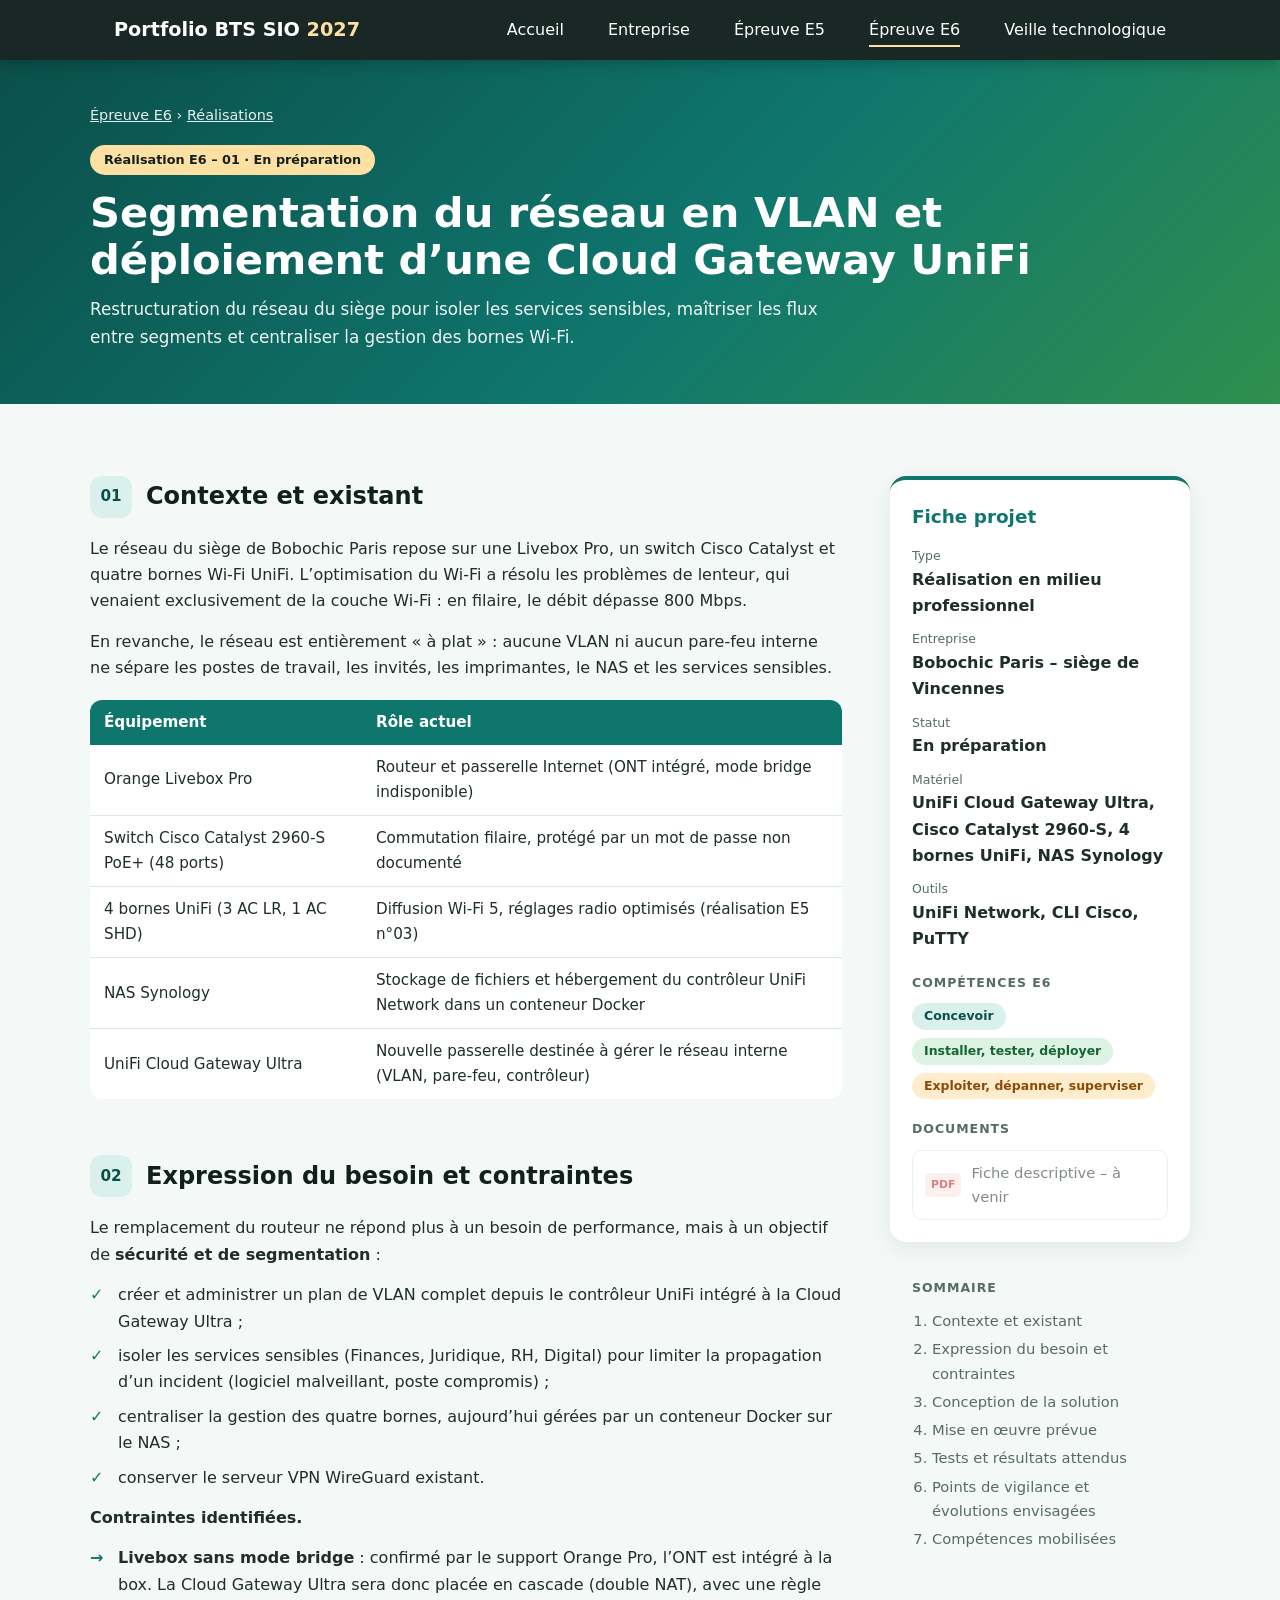
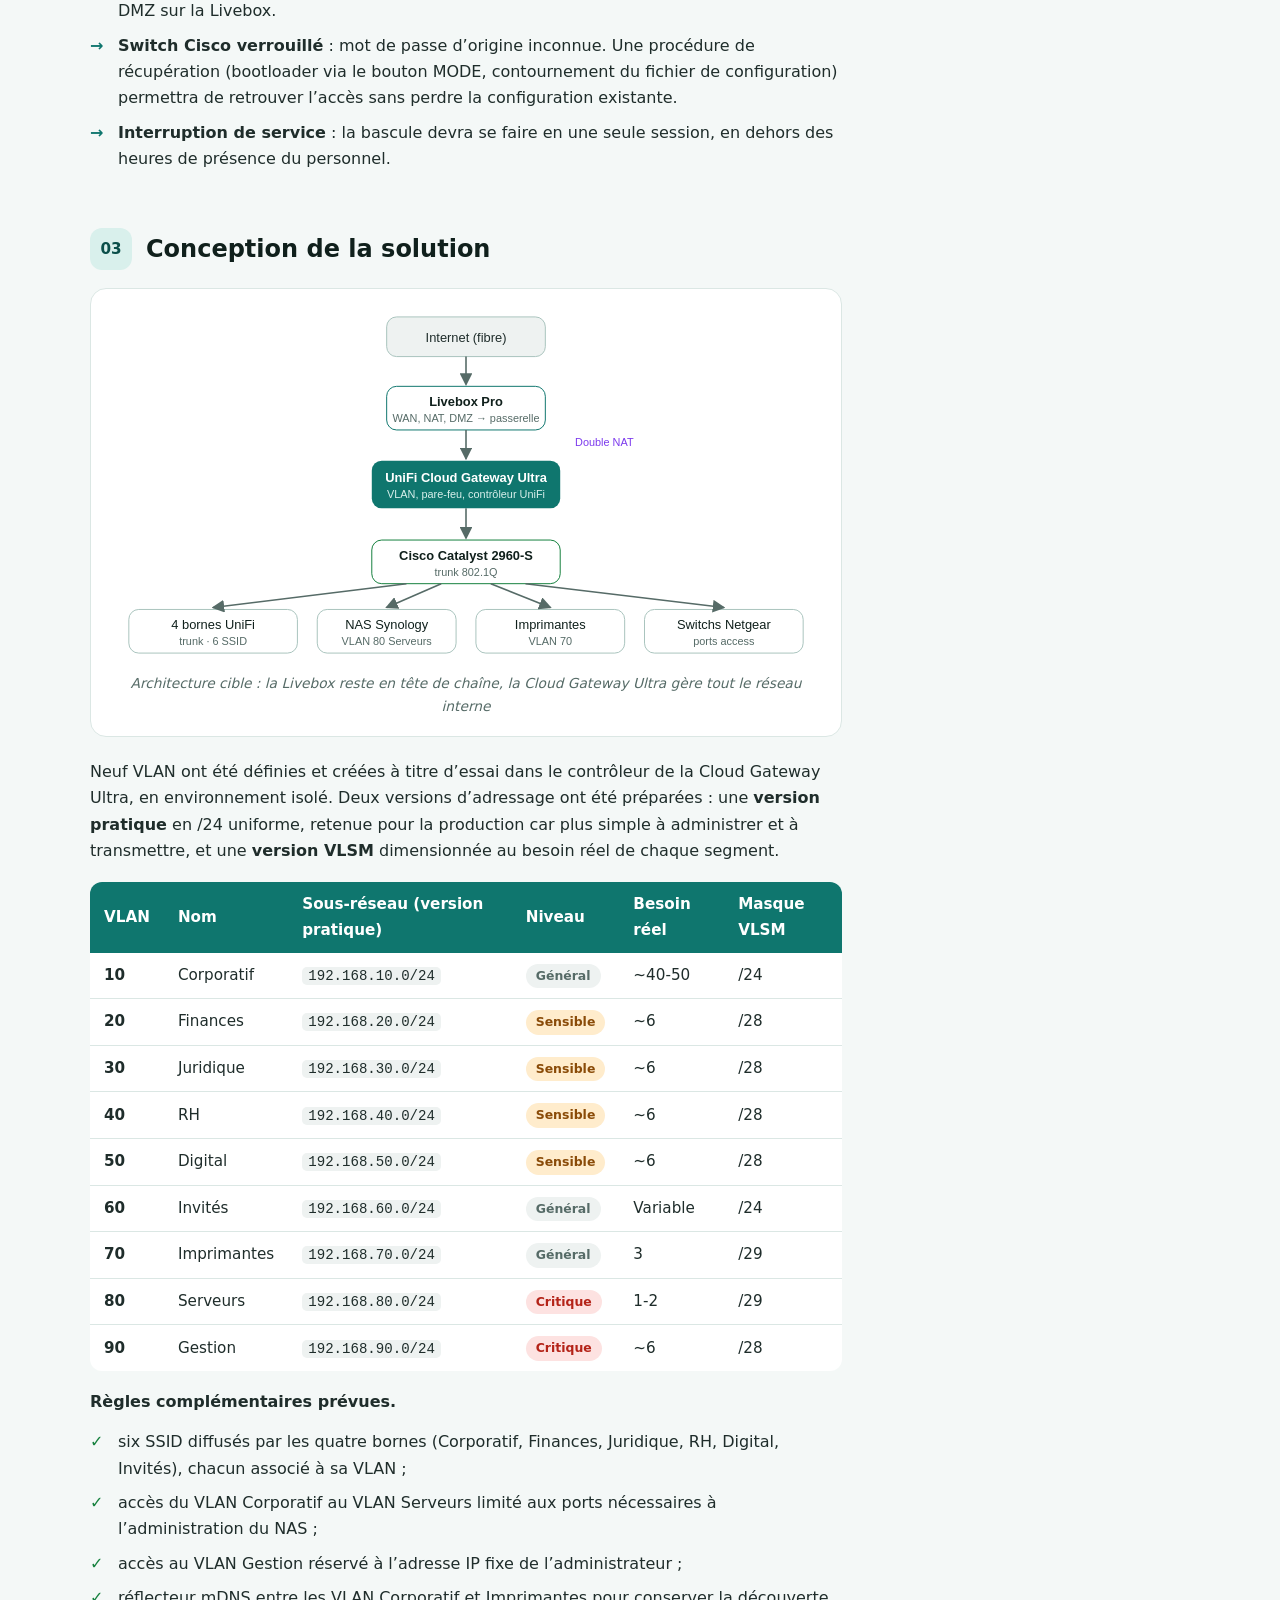
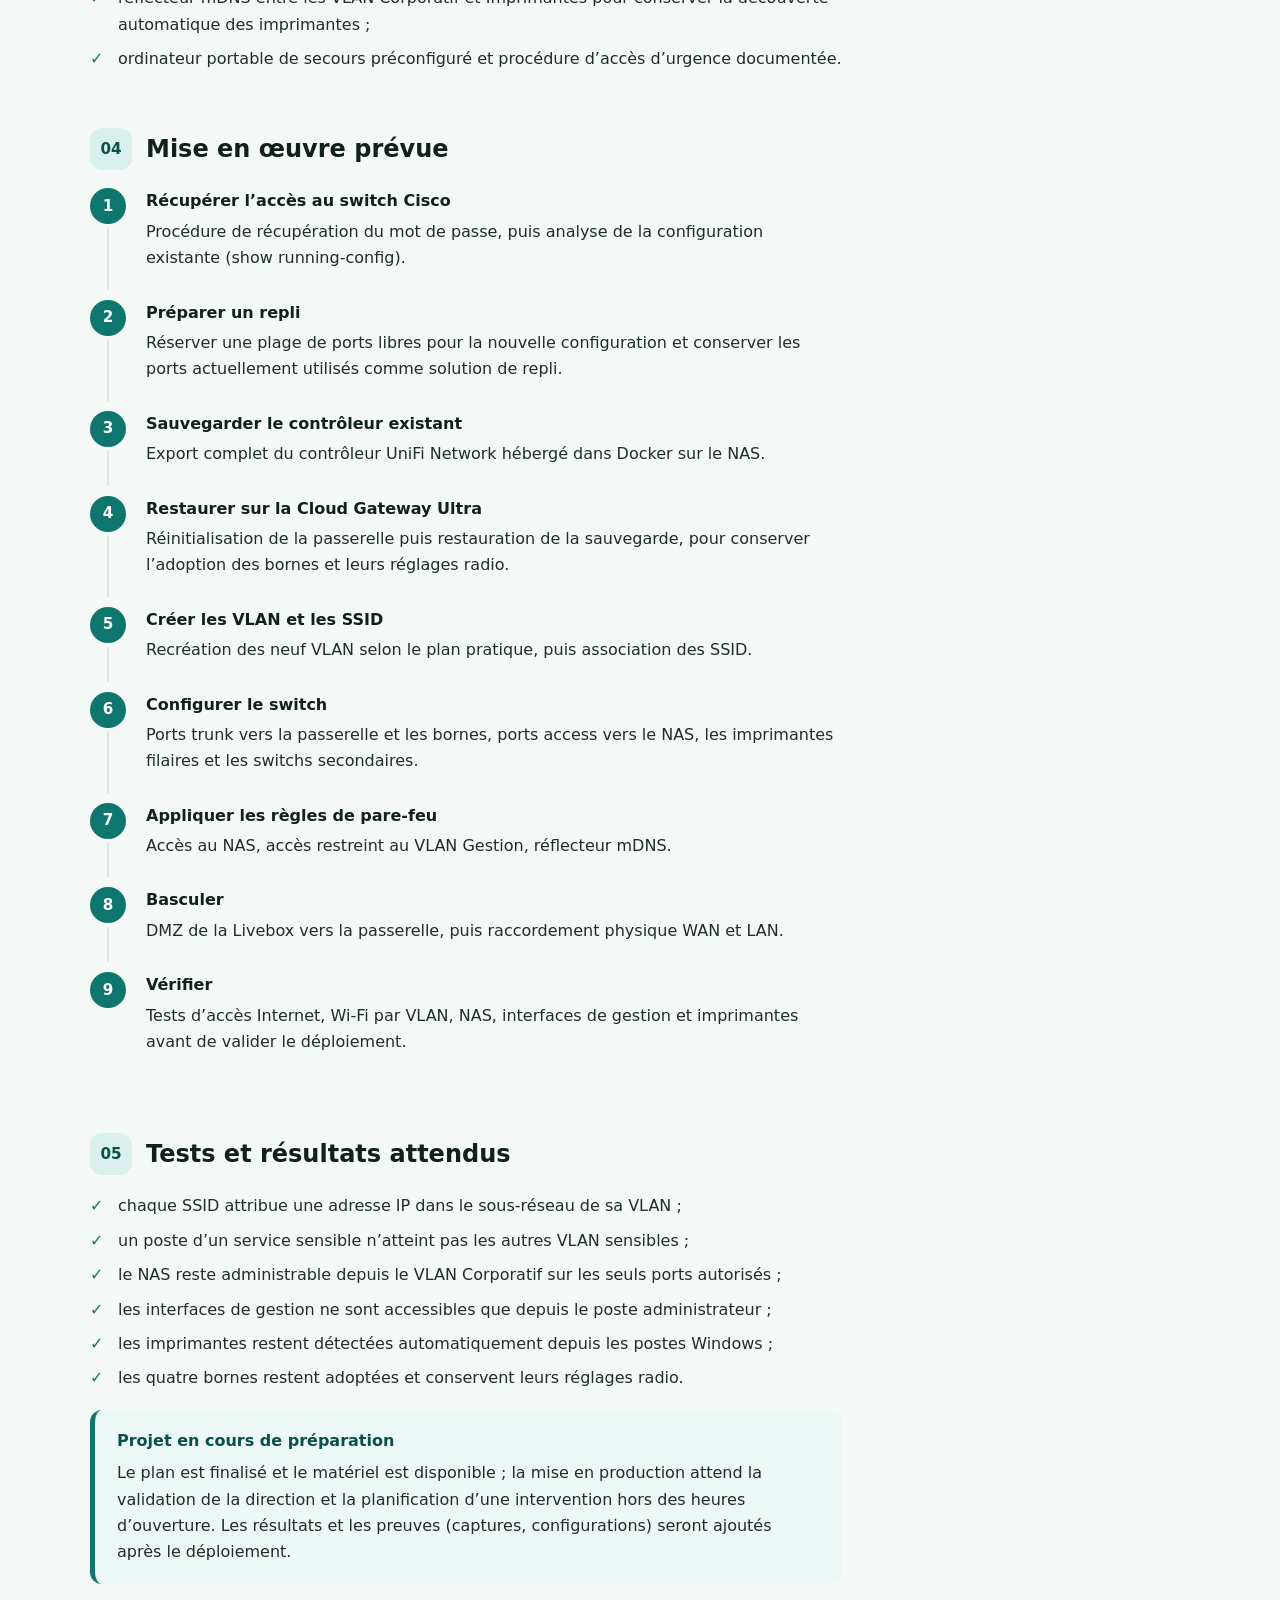
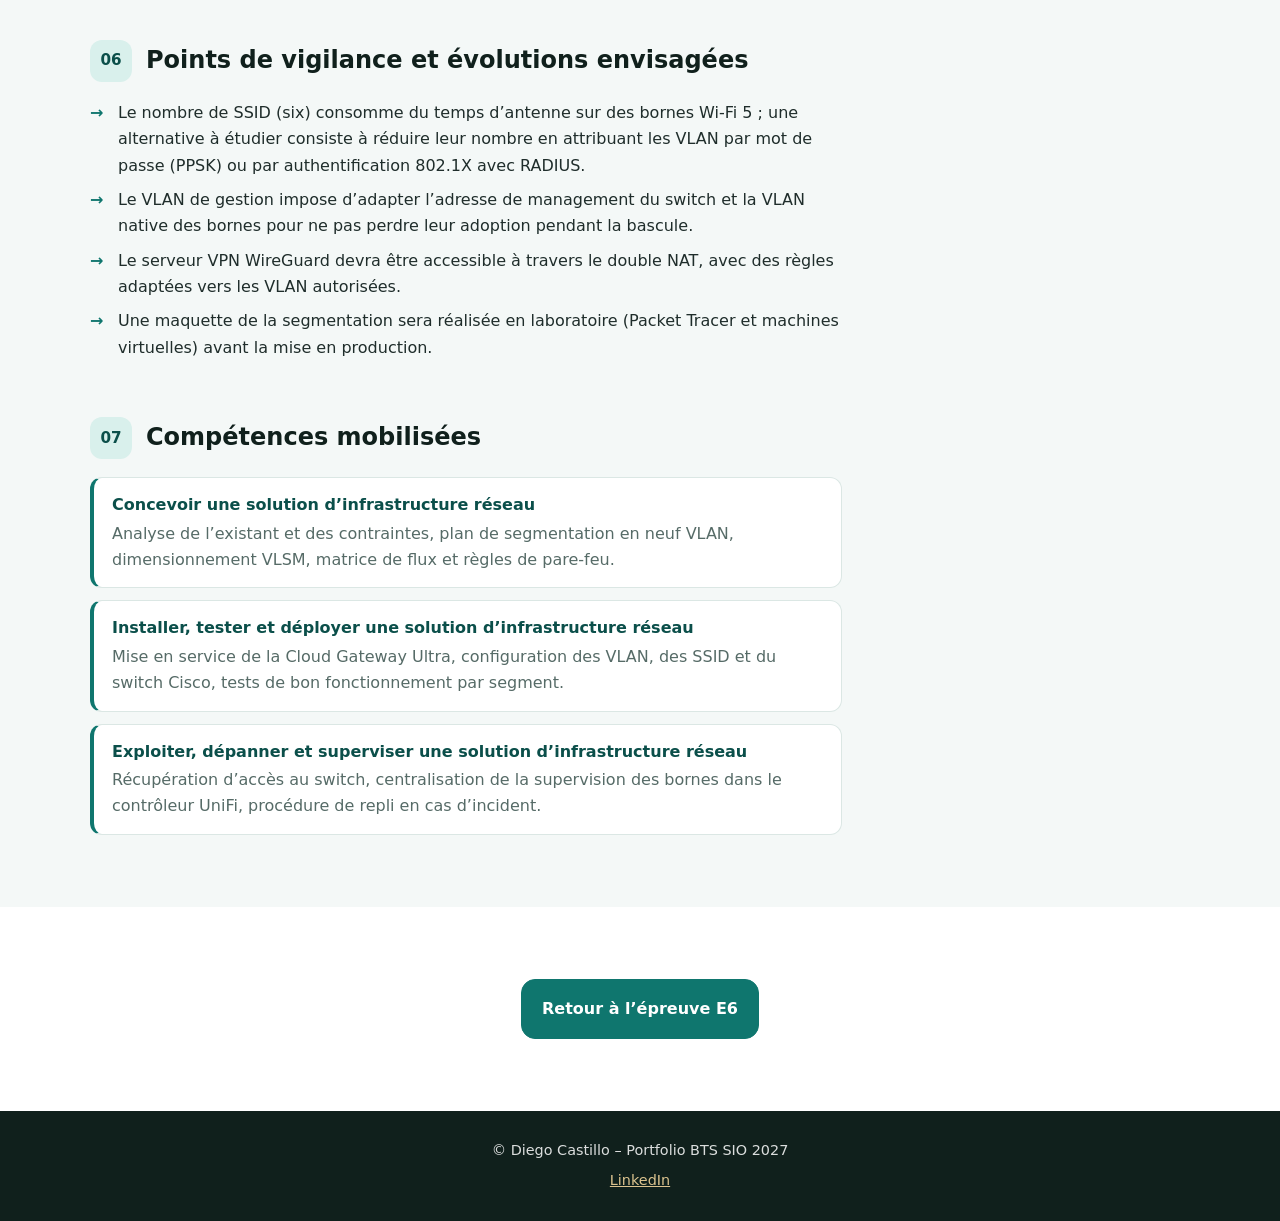
<file: projet-vlan.html>
<!DOCTYPE html>
<html lang="fr">
<head>
<meta charset="UTF-8">
<meta name="viewport" content="width=device-width, initial-scale=1">
<title>Segmentation VLAN et Cloud Gateway UniFi – Portfolio BTS SIO 2027</title>
<link rel="stylesheet" href="style.css">
</head>
<body id="top">
<header class="site-header">
<nav class="nav" aria-label="Navigation principale">
<a class="brand" href="index.html">Portfolio BTS SIO <span>2027</span></a>
<button class="menu-btn" aria-label="Ouvrir le menu" aria-expanded="false"><span></span><span></span><span></span></button>
<ul class="menu">
<li><a href="index.html">Accueil</a></li>
<li><a href="entreprise.html">Entreprise</a></li>
<li><a href="e5.html">Épreuve E5</a></li>
<li><a href="e6.html" aria-current="page">Épreuve E6</a></li>
<li><a href="veille.html">Veille technologique</a></li>
</ul>
</nav>
</header>
<div class="proj-hero">
  <div class="wrap">
    <nav class="crumbs" aria-label="Fil d’Ariane"><a href="e6.html">Épreuve E6</a> <span aria-hidden="true">›</span> <a href="e6.html#realisations">Réalisations</a></nav>
    <span class="proj-kicker">Réalisation E6 – 01 · En préparation</span>
    <h1>Segmentation du réseau en VLAN et déploiement d’une Cloud Gateway UniFi</h1>
    <p>Restructuration du réseau du siège pour isoler les services sensibles, maîtriser les flux entre segments et centraliser la gestion des bornes Wi-Fi.</p>
  </div>
</div>
<main>
<section class="section">
  <div class="wrap proj-layout">
    <article class="proj-body">
      <section class="proj-sec" id="contexte">
        <h2><span class="proj-num">01</span>Contexte et existant</h2>
        <p>Le réseau du siège de Bobochic Paris repose sur une Livebox Pro, un switch Cisco Catalyst et quatre bornes Wi-Fi UniFi. L’optimisation du Wi-Fi a résolu les problèmes de lenteur, qui venaient exclusivement de la couche Wi-Fi : en filaire, le débit dépasse 800 Mbps.</p>
        <p>En revanche, le réseau est entièrement « à plat » : aucune VLAN ni aucun pare-feu interne ne sépare les postes de travail, les invités, les imprimantes, le NAS et les services sensibles.</p><div class="table-wrap"><table class="data-table">
          <thead><tr><th>Équipement</th><th>Rôle actuel</th></tr></thead><tbody>
          <tr><td>Orange Livebox Pro</td><td>Routeur et passerelle Internet (ONT intégré, mode bridge indisponible)</td></tr>
          <tr><td>Switch Cisco Catalyst 2960-S PoE+ (48 ports)</td><td>Commutation filaire, protégé par un mot de passe non documenté</td></tr>
          <tr><td>4 bornes UniFi (3 AC LR, 1 AC SHD)</td><td>Diffusion Wi-Fi 5, réglages radio optimisés (réalisation E5 n°03)</td></tr>
          <tr><td>NAS Synology</td><td>Stockage de fichiers et hébergement du contrôleur UniFi Network dans un conteneur Docker</td></tr>
          <tr><td>UniFi Cloud Gateway Ultra</td><td>Nouvelle passerelle destinée à gérer le réseau interne (VLAN, pare-feu, contrôleur)</td></tr>
          </tbody></table></div>
      </section>
      <section class="proj-sec" id="besoin">
        <h2><span class="proj-num">02</span>Expression du besoin et contraintes</h2>
        <p>Le remplacement du routeur ne répond plus à un besoin de performance, mais à un objectif de <strong>sécurité et de segmentation</strong> :</p>
        <ul class="check-list">
          <li>créer et administrer un plan de VLAN complet depuis le contrôleur UniFi intégré à la Cloud Gateway Ultra ;</li>
          <li>isoler les services sensibles (Finances, Juridique, RH, Digital) pour limiter la propagation d’un incident (logiciel malveillant, poste compromis) ;</li>
          <li>centraliser la gestion des quatre bornes, aujourd’hui gérées par un conteneur Docker sur le NAS ;</li>
          <li>conserver le serveur VPN WireGuard existant.</li>
        </ul>
        <p><strong>Contraintes identifiées.</strong></p>
        <ul class="check-list is-arrow">
          <li><strong>Livebox sans mode bridge</strong> : confirmé par le support Orange Pro, l’ONT est intégré à la box. La Cloud Gateway Ultra sera donc placée en cascade (double NAT), avec une règle DMZ sur la Livebox.</li>
          <li><strong>Switch Cisco verrouillé</strong> : mot de passe d’origine inconnue. Une procédure de récupération (bootloader via le bouton MODE, contournement du fichier de configuration) permettra de retrouver l’accès sans perdre la configuration existante.</li>
          <li><strong>Interruption de service</strong> : la bascule devra se faire en une seule session, en dehors des heures de présence du personnel.</li>
        </ul>
      </section>
      <section class="proj-sec" id="conception">
        <h2><span class="proj-num">03</span>Conception de la solution</h2>
        <figure class="net-diagram" aria-label="Architecture cible du réseau">
  <svg viewBox="0 0 720 360" role="img">
    <title>Architecture cible : Internet, Livebox Pro, Cloud Gateway Ultra, switch Cisco, bornes Wi-Fi, NAS et switchs secondaires</title>
    <defs><marker id="ar" markerWidth="8" markerHeight="8" refX="7" refY="4" orient="auto"><path d="M0,0 L8,4 L0,8 z" fill="#566b67"/></marker></defs>
    <g font-family="Segoe UI, Arial, sans-serif" font-size="13" text-anchor="middle">
      <rect x="280" y="10" width="160" height="40" rx="10" fill="#eef2f1" stroke="#a9c4be"/><text x="360" y="35" fill="#1f2d2b">Internet (fibre)</text>
      <rect x="280" y="80" width="160" height="44" rx="10" fill="#fff" stroke="#0F766E"/><text x="360" y="100" font-weight="700" fill="#10201C">Livebox Pro</text><text x="360" y="116" font-size="11" fill="#566b67">WAN, NAT, DMZ → passerelle</text>
      <rect x="265" y="155" width="190" height="48" rx="10" fill="#0F766E"/><text x="360" y="176" font-weight="700" fill="#fff">UniFi Cloud Gateway Ultra</text><text x="360" y="193" font-size="11" fill="#d9f0ec">VLAN, pare-feu, contrôleur UniFi</text>
      <rect x="265" y="235" width="190" height="44" rx="10" fill="#fff" stroke="#15803D"/><text x="360" y="255" font-weight="700" fill="#10201C">Cisco Catalyst 2960-S</text><text x="360" y="271" font-size="11" fill="#566b67">trunk 802.1Q</text>
      <rect x="20" y="305" width="170" height="44" rx="10" fill="#fff" stroke="#a9c4be"/><text x="105" y="325" fill="#10201C">4 bornes UniFi</text><text x="105" y="341" font-size="11" fill="#566b67">trunk · 6 SSID</text>
      <rect x="210" y="305" width="140" height="44" rx="10" fill="#fff" stroke="#a9c4be"/><text x="280" y="325" fill="#10201C">NAS Synology</text><text x="280" y="341" font-size="11" fill="#566b67">VLAN 80 Serveurs</text>
      <rect x="370" y="305" width="150" height="44" rx="10" fill="#fff" stroke="#a9c4be"/><text x="445" y="325" fill="#10201C">Imprimantes</text><text x="445" y="341" font-size="11" fill="#566b67">VLAN 70</text>
      <rect x="540" y="305" width="160" height="44" rx="10" fill="#fff" stroke="#a9c4be"/><text x="620" y="325" fill="#10201C">Switchs Netgear</text><text x="620" y="341" font-size="11" fill="#566b67">ports access</text>
      <g stroke="#566b67" stroke-width="1.6" fill="none" marker-end="url(#ar)">
        <line x1="360" y1="50" x2="360" y2="78"/><line x1="360" y1="124" x2="360" y2="153"/><line x1="360" y1="203" x2="360" y2="233"/>
        <path d="M300 279 L105 303"/><path d="M335 279 L280 303"/><path d="M385 279 L445 303"/><path d="M420 279 L620 303"/>
      </g>
      <text x="470" y="140" font-size="11" fill="#7c3aed" text-anchor="start">Double NAT</text>
    </g>
  </svg>
  <figcaption>Architecture cible : la Livebox reste en tête de chaîne, la Cloud Gateway Ultra gère tout le réseau interne</figcaption>
</figure><p>Neuf VLAN ont été définies et créées à titre d’essai dans le contrôleur de la Cloud Gateway Ultra, en environnement isolé. Deux versions d’adressage ont été préparées : une <strong>version pratique</strong> en /24 uniforme, retenue pour la production car plus simple à administrer et à transmettre, et une <strong>version VLSM</strong> dimensionnée au besoin réel de chaque segment.</p><div class="table-wrap"><table class="data-table"><thead><tr><th>VLAN</th><th>Nom</th><th>Sous-réseau (version pratique)</th><th>Niveau</th><th>Besoin réel</th><th>Masque VLSM</th></tr></thead><tbody><tr><td><strong>10</strong></td><td>Corporatif</td><td><code>192.168.10.0/24</code></td><td><span class="pill is-no">Général</span></td><td>~40-50</td><td>/24</td></tr><tr><td><strong>20</strong></td><td>Finances</td><td><code>192.168.20.0/24</code></td><td><span class="pill is-plan">Sensible</span></td><td>~6</td><td>/28</td></tr><tr><td><strong>30</strong></td><td>Juridique</td><td><code>192.168.30.0/24</code></td><td><span class="pill is-plan">Sensible</span></td><td>~6</td><td>/28</td></tr><tr><td><strong>40</strong></td><td>RH</td><td><code>192.168.40.0/24</code></td><td><span class="pill is-plan">Sensible</span></td><td>~6</td><td>/28</td></tr><tr><td><strong>50</strong></td><td>Digital</td><td><code>192.168.50.0/24</code></td><td><span class="pill is-plan">Sensible</span></td><td>~6</td><td>/28</td></tr><tr><td><strong>60</strong></td><td>Invités</td><td><code>192.168.60.0/24</code></td><td><span class="pill is-no">Général</span></td><td>Variable</td><td>/24</td></tr><tr><td><strong>70</strong></td><td>Imprimantes</td><td><code>192.168.70.0/24</code></td><td><span class="pill is-no">Général</span></td><td>3</td><td>/29</td></tr><tr><td><strong>80</strong></td><td>Serveurs</td><td><code>192.168.80.0/24</code></td><td><span class="pill is-crit">Critique</span></td><td>1-2</td><td>/29</td></tr><tr><td><strong>90</strong></td><td>Gestion</td><td><code>192.168.90.0/24</code></td><td><span class="pill is-crit">Critique</span></td><td>~6</td><td>/28</td></tr></tbody></table></div>
        <p><strong>Règles complémentaires prévues.</strong></p>
        <ul class="check-list">
          <li>six SSID diffusés par les quatre bornes (Corporatif, Finances, Juridique, RH, Digital, Invités), chacun associé à sa VLAN ;</li>
          <li>accès du VLAN Corporatif au VLAN Serveurs limité aux ports nécessaires à l’administration du NAS ;</li>
          <li>accès au VLAN Gestion réservé à l’adresse IP fixe de l’administrateur ;</li>
          <li>réflecteur mDNS entre les VLAN Corporatif et Imprimantes pour conserver la découverte automatique des imprimantes ;</li>
          <li>ordinateur portable de secours préconfiguré et procédure d’accès d’urgence documentée.</li>
        </ul>
      </section>
      <section class="proj-sec" id="miseenoeuvre">
        <h2><span class="proj-num">04</span>Mise en œuvre prévue</h2>
        <ol class="steps"><li><strong>Récupérer l’accès au switch Cisco</strong><p>Procédure de récupération du mot de passe, puis analyse de la configuration existante (show running-config).</p></li><li><strong>Préparer un repli</strong><p>Réserver une plage de ports libres pour la nouvelle configuration et conserver les ports actuellement utilisés comme solution de repli.</p></li><li><strong>Sauvegarder le contrôleur existant</strong><p>Export complet du contrôleur UniFi Network hébergé dans Docker sur le NAS.</p></li><li><strong>Restaurer sur la Cloud Gateway Ultra</strong><p>Réinitialisation de la passerelle puis restauration de la sauvegarde, pour conserver l’adoption des bornes et leurs réglages radio.</p></li><li><strong>Créer les VLAN et les SSID</strong><p>Recréation des neuf VLAN selon le plan pratique, puis association des SSID.</p></li><li><strong>Configurer le switch</strong><p>Ports trunk vers la passerelle et les bornes, ports access vers le NAS, les imprimantes filaires et les switchs secondaires.</p></li><li><strong>Appliquer les règles de pare-feu</strong><p>Accès au NAS, accès restreint au VLAN Gestion, réflecteur mDNS.</p></li><li><strong>Basculer</strong><p>DMZ de la Livebox vers la passerelle, puis raccordement physique WAN et LAN.</p></li><li><strong>Vérifier</strong><p>Tests d’accès Internet, Wi-Fi par VLAN, NAS, interfaces de gestion et imprimantes avant de valider le déploiement.</p></li></ol>
      </section>
      <section class="proj-sec" id="tests">
        <h2><span class="proj-num">05</span>Tests et résultats attendus</h2>
        <ul class="check-list">
          <li>chaque SSID attribue une adresse IP dans le sous-réseau de sa VLAN ;</li>
          <li>un poste d’un service sensible n’atteint pas les autres VLAN sensibles ;</li>
          <li>le NAS reste administrable depuis le VLAN Corporatif sur les seuls ports autorisés ;</li>
          <li>les interfaces de gestion ne sont accessibles que depuis le poste administrateur ;</li>
          <li>les imprimantes restent détectées automatiquement depuis les postes Windows ;</li>
          <li>les quatre bornes restent adoptées et conservent leurs réglages radio.</li>
        </ul>
        <div class="gap-box is-info"><strong>Projet en cours de préparation</strong><p>Le plan est finalisé et le matériel est disponible ; la mise en production attend la validation de la direction et la planification d’une intervention hors des heures d’ouverture. Les résultats et les preuves (captures, configurations) seront ajoutés après le déploiement.</p></div>
      </section>
      <section class="proj-sec" id="vigilance">
        <h2><span class="proj-num">06</span>Points de vigilance et évolutions envisagées</h2>
        <ul class="check-list is-arrow">
          <li>Le nombre de SSID (six) consomme du temps d’antenne sur des bornes Wi-Fi 5 ; une alternative à étudier consiste à réduire leur nombre en attribuant les VLAN par mot de passe (PPSK) ou par authentification 802.1X avec RADIUS.</li>
          <li>Le VLAN de gestion impose d’adapter l’adresse de management du switch et la VLAN native des bornes pour ne pas perdre leur adoption pendant la bascule.</li>
          <li>Le serveur VPN WireGuard devra être accessible à travers le double NAT, avec des règles adaptées vers les VLAN autorisées.</li>
          <li>Une maquette de la segmentation sera réalisée en laboratoire (Packet Tracer et machines virtuelles) avant la mise en production.</li>
        </ul>
      </section>
      <section class="proj-sec" id="competences">
        <h2><span class="proj-num">07</span>Compétences mobilisées</h2>
        <ul class="comp-list"><li><strong>Concevoir une solution d’infrastructure réseau</strong><span>Analyse de l’existant et des contraintes, plan de segmentation en neuf VLAN, dimensionnement VLSM, matrice de flux et règles de pare-feu.</span></li><li><strong>Installer, tester et déployer une solution d’infrastructure réseau</strong><span>Mise en service de la Cloud Gateway Ultra, configuration des VLAN, des SSID et du switch Cisco, tests de bon fonctionnement par segment.</span></li><li><strong>Exploiter, dépanner et superviser une solution d’infrastructure réseau</strong><span>Récupération d’accès au switch, centralisation de la supervision des bornes dans le contrôleur UniFi, procédure de repli en cas d’incident.</span></li></ul>
      </section>
    </article>
    <aside class="proj-aside">
      <div class="aside-card">
        <h3>Fiche projet</h3>
        <dl class="aside-facts"><dt>Type</dt><dd>Réalisation en milieu professionnel</dd><dt>Entreprise</dt><dd>Bobochic Paris – siège de Vincennes</dd><dt>Statut</dt><dd>En préparation</dd><dt>Matériel</dt><dd>UniFi Cloud Gateway Ultra, Cisco Catalyst 2960-S, 4 bornes UniFi, NAS Synology</dd><dt>Outils</dt><dd>UniFi Network, CLI Cisco, PuTTY</dd></dl>
        <h4>Compétences E6</h4>
        <ul class="tags tags-col"><li>Concevoir</li><li class="t-green">Installer, tester, déployer</li><li class="t-orange">Exploiter, dépanner, superviser</li></ul>
        <h4>Documents</h4>
        <span class="doc-btn is-disabled"><span aria-hidden="true">PDF</span>Fiche descriptive – à venir</span>
      </div>
      <nav class="aside-toc" aria-label="Sommaire"><h4>Sommaire</h4><ol><li><a href="#contexte">Contexte et existant</a></li><li><a href="#besoin">Expression du besoin et contraintes</a></li><li><a href="#conception">Conception de la solution</a></li><li><a href="#miseenoeuvre">Mise en œuvre prévue</a></li><li><a href="#tests">Tests et résultats attendus</a></li><li><a href="#vigilance">Points de vigilance et évolutions envisagées</a></li><li><a href="#competences">Compétences mobilisées</a></li></ol></nav>
    </aside>
  </div>
</section>
<section class="section alt">
  <div class="wrap"><nav class="proj-pager" aria-label="Navigation"><span></span><a class="pager-back" href="e6.html#realisations">Retour à l’épreuve E6</a><span></span></nav></div>
</section>
</main>
<footer class="site-footer"><p>&copy; Diego Castillo – Portfolio BTS SIO 2027</p><p><a href="https://www.linkedin.com/in/diego-alberto-castillo-dc1997/" target="_blank" rel="noopener">LinkedIn</a></p></footer>
<a class="totop" href="#top" aria-label="Retour en haut">↑</a>
<script src="script.js"></script>
</body>
</html>
</file>
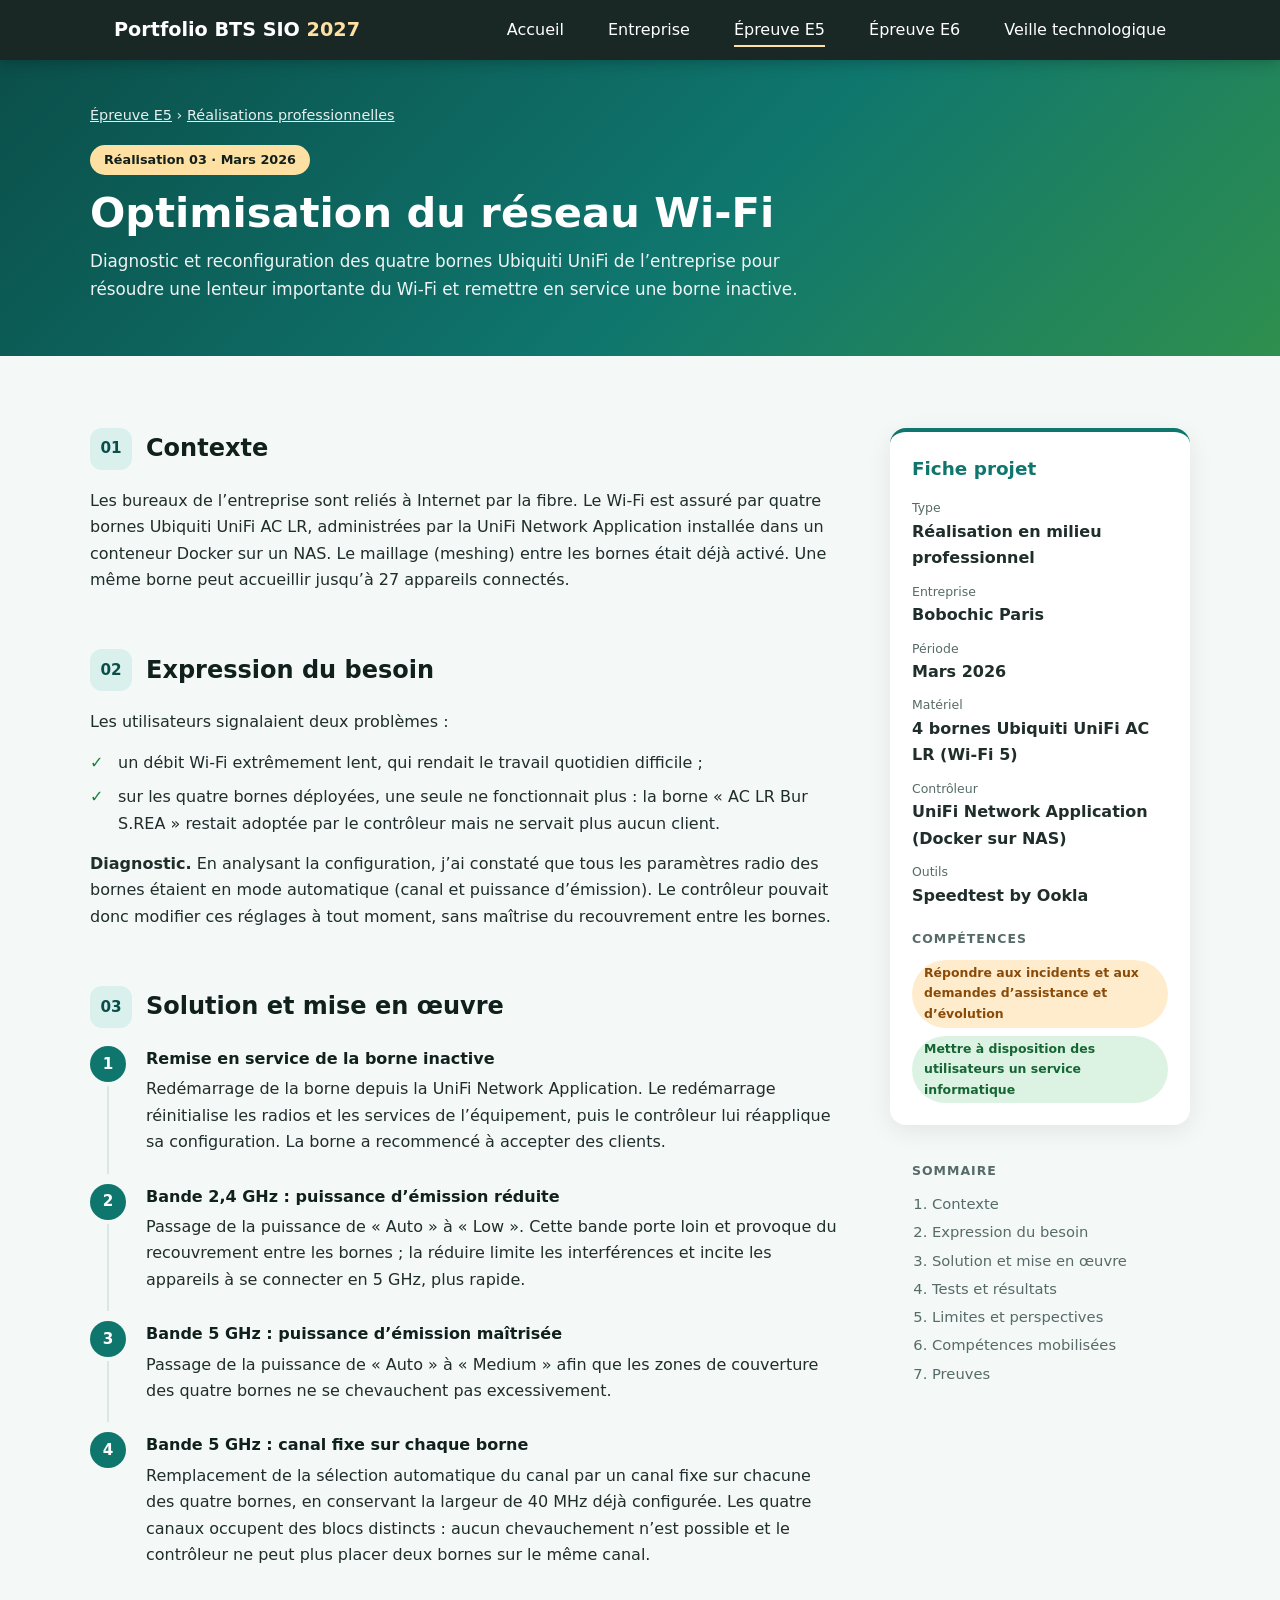
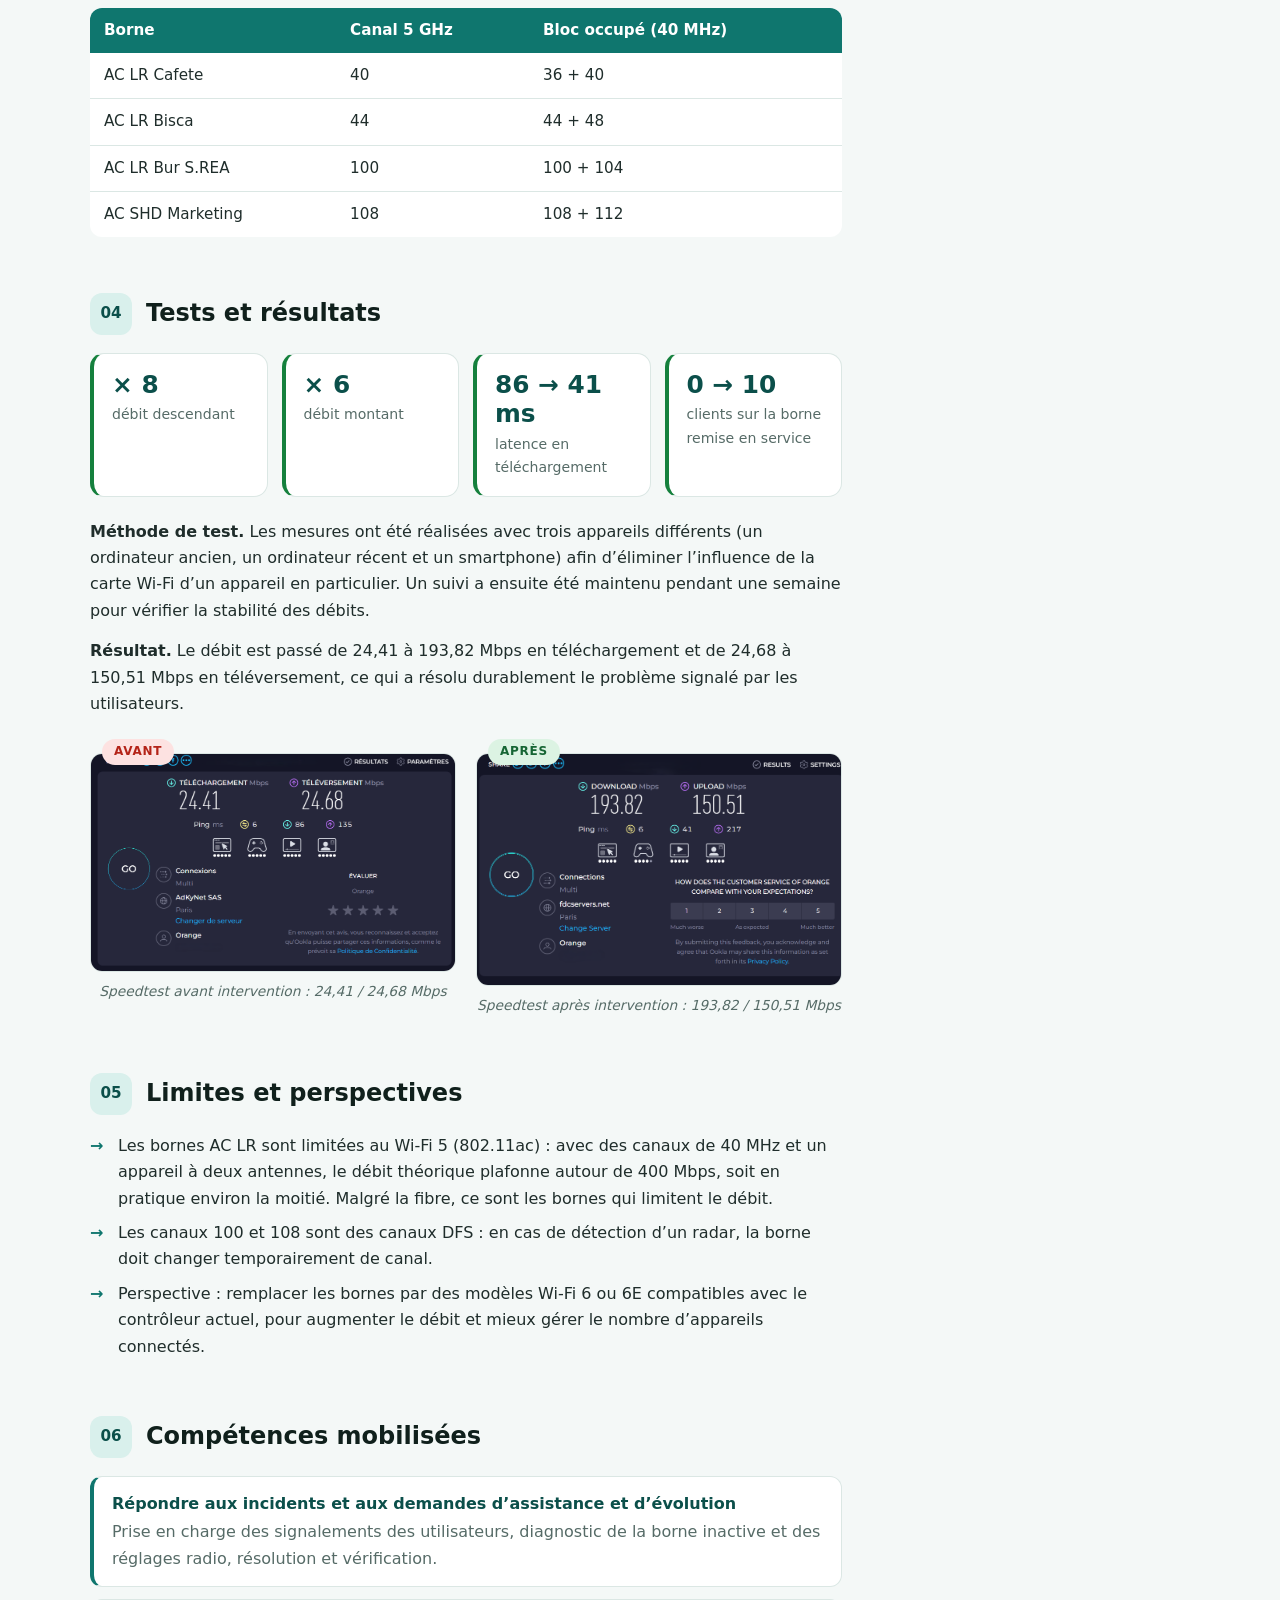
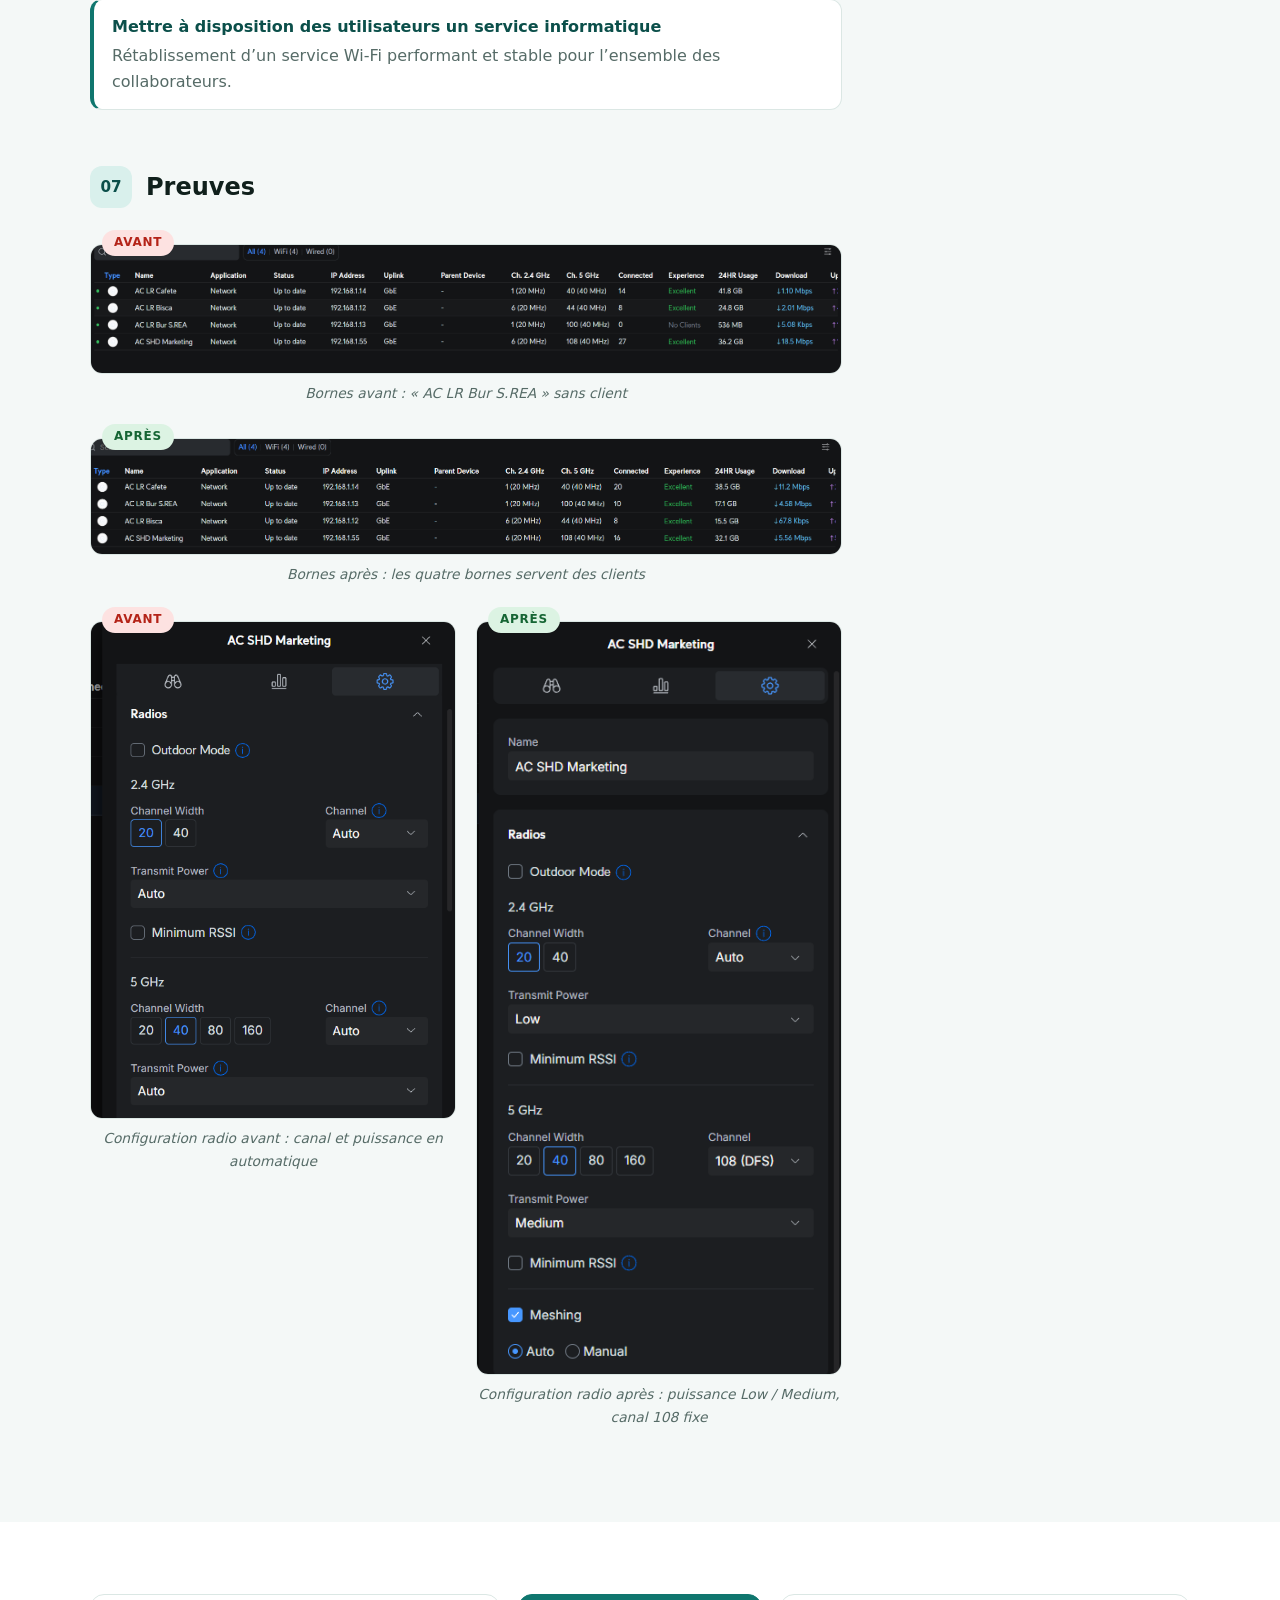
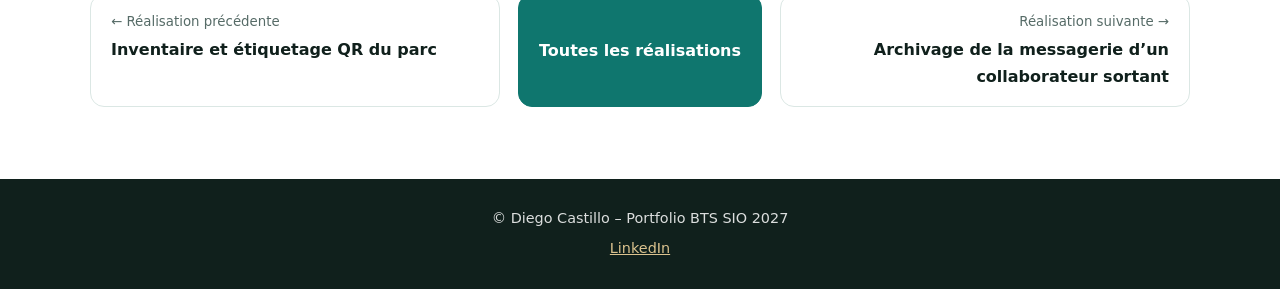
<file: projet-wifi.html>
<!DOCTYPE html>
<html lang="fr">
<head>
<meta charset="UTF-8">
<meta name="viewport" content="width=device-width, initial-scale=1">
<title>Optimisation du réseau Wi-Fi – Portfolio BTS SIO 2027</title>
<link rel="stylesheet" href="style.css">
</head>
<body id="top">
<header class="site-header">
<nav class="nav" aria-label="Navigation principale">
<a class="brand" href="index.html">Portfolio BTS SIO <span>2027</span></a>
<button class="menu-btn" aria-label="Ouvrir le menu" aria-expanded="false"><span></span><span></span><span></span></button>
<ul class="menu">
<li><a href="index.html">Accueil</a></li>
<li><a href="entreprise.html">Entreprise</a></li>
<li><a href="e5.html" aria-current="page">Épreuve E5</a></li>
<li><a href="e6.html">Épreuve E6</a></li>
<li><a href="veille.html">Veille technologique</a></li>
</ul>
</nav>
</header>
<div class="proj-hero">
  <div class="wrap">
    <nav class="crumbs" aria-label="Fil d’Ariane"><a href="e5.html">Épreuve E5</a> <span aria-hidden="true">›</span> <a href="e5.html#professionnel">Réalisations professionnelles</a></nav>
    <span class="proj-kicker">Réalisation 03 · Mars 2026</span>
    <h1>Optimisation du réseau Wi-Fi</h1>
    <p>Diagnostic et reconfiguration des quatre bornes Ubiquiti UniFi de l’entreprise pour résoudre une lenteur importante du Wi-Fi et remettre en service une borne inactive.</p>
  </div>
</div>
<main>
<section class="section">
  <div class="wrap proj-layout">
    <article class="proj-body">
      <section class="proj-sec" id="contexte">
        <h2><span class="proj-num">01</span>Contexte</h2>
        <p>Les bureaux de l’entreprise sont reliés à Internet par la fibre. Le Wi-Fi est assuré par quatre bornes Ubiquiti UniFi AC LR, administrées par la UniFi Network Application installée dans un conteneur Docker sur un NAS. Le maillage (meshing) entre les bornes était déjà activé. Une même borne peut accueillir jusqu’à 27 appareils connectés.</p>
      </section>
      <section class="proj-sec" id="besoin">
        <h2><span class="proj-num">02</span>Expression du besoin</h2>
        <p>Les utilisateurs signalaient deux problèmes :</p>
        <ul class="check-list">
          <li>un débit Wi-Fi extrêmement lent, qui rendait le travail quotidien difficile ;</li>
          <li>sur les quatre bornes déployées, une seule ne fonctionnait plus : la borne « AC LR Bur S.REA » restait adoptée par le contrôleur mais ne servait plus aucun client.</li>
        </ul>
        <p><strong>Diagnostic.</strong> En analysant la configuration, j’ai constaté que tous les paramètres radio des bornes étaient en mode automatique (canal et puissance d’émission). Le contrôleur pouvait donc modifier ces réglages à tout moment, sans maîtrise du recouvrement entre les bornes.</p>
      </section>
      <section class="proj-sec" id="solution">
        <h2><span class="proj-num">03</span>Solution et mise en œuvre</h2>
        <ol class="steps"><li><strong>Remise en service de la borne inactive</strong><p>Redémarrage de la borne depuis la UniFi Network Application. Le redémarrage réinitialise les radios et les services de l’équipement, puis le contrôleur lui réapplique sa configuration. La borne a recommencé à accepter des clients.</p></li><li><strong>Bande 2,4 GHz : puissance d’émission réduite</strong><p>Passage de la puissance de « Auto » à « Low ». Cette bande porte loin et provoque du recouvrement entre les bornes ; la réduire limite les interférences et incite les appareils à se connecter en 5 GHz, plus rapide.</p></li><li><strong>Bande 5 GHz : puissance d’émission maîtrisée</strong><p>Passage de la puissance de « Auto » à « Medium » afin que les zones de couverture des quatre bornes ne se chevauchent pas excessivement.</p></li><li><strong>Bande 5 GHz : canal fixe sur chaque borne</strong><p>Remplacement de la sélection automatique du canal par un canal fixe sur chacune des quatre bornes, en conservant la largeur de 40 MHz déjà configurée. Les quatre canaux occupent des blocs distincts : aucun chevauchement n’est possible et le contrôleur ne peut plus placer deux bornes sur le même canal.</p></li></ol><div class="table-wrap"><table class="data-table">
          <thead><tr><th>Borne</th><th>Canal 5 GHz</th><th>Bloc occupé (40 MHz)</th></tr></thead>
          <tbody>
            <tr><td>AC LR Cafete</td><td>40</td><td>36 + 40</td></tr>
            <tr><td>AC LR Bisca</td><td>44</td><td>44 + 48</td></tr>
            <tr><td>AC LR Bur S.REA</td><td>100</td><td>100 + 104</td></tr>
            <tr><td>AC SHD Marketing</td><td>108</td><td>108 + 112</td></tr>
          </tbody></table></div>
      </section>
      <section class="proj-sec" id="resultats">
        <h2><span class="proj-num">04</span>Tests et résultats</h2>
        <div class="kpis"><div class="kpi"><span class="kpi-val">× 8</span><span class="kpi-lbl">débit descendant</span></div><div class="kpi"><span class="kpi-val">× 6</span><span class="kpi-lbl">débit montant</span></div><div class="kpi"><span class="kpi-val">86 → 41 ms</span><span class="kpi-lbl">latence en téléchargement</span></div><div class="kpi"><span class="kpi-val">0 → 10</span><span class="kpi-lbl">clients sur la borne remise en service</span></div></div>
        <p><strong>Méthode de test.</strong> Les mesures ont été réalisées avec trois appareils différents (un ordinateur ancien, un ordinateur récent et un smartphone) afin d’éliminer l’influence de la carte Wi-Fi d’un appareil en particulier. Un suivi a ensuite été maintenu pendant une semaine pour vérifier la stabilité des débits.</p>
        <p><strong>Résultat.</strong> Le débit est passé de 24,41 à 193,82 Mbps en téléchargement et de 24,68 à 150,51 Mbps en téléversement, ce qui a résolu durablement le problème signalé par les utilisateurs.</p><div class="compare "><div class="compare-col"><span class="compare-tag is-before">Avant</span><figure class="shot "><a href="images/e5/wifi-avant-speedtest.png" data-lightbox><img src="images/e5/wifi-avant-speedtest.png" alt="Speedtest avant intervention : 24,41 / 24,68 Mbps" loading="lazy"></a><figcaption>Speedtest avant intervention : 24,41 / 24,68 Mbps</figcaption></figure></div><div class="compare-col"><span class="compare-tag is-after">Après</span><figure class="shot "><a href="images/e5/wifi-apres-speedtest.png" data-lightbox><img src="images/e5/wifi-apres-speedtest.png" alt="Speedtest après intervention : 193,82 / 150,51 Mbps" loading="lazy"></a><figcaption>Speedtest après intervention : 193,82 / 150,51 Mbps</figcaption></figure></div></div>
      </section>
      <section class="proj-sec" id="limites">
        <h2><span class="proj-num">05</span>Limites et perspectives</h2>
        <ul class="check-list is-arrow">
          <li>Les bornes AC LR sont limitées au Wi-Fi 5 (802.11ac) : avec des canaux de 40 MHz et un appareil à deux antennes, le débit théorique plafonne autour de 400 Mbps, soit en pratique environ la moitié. Malgré la fibre, ce sont les bornes qui limitent le débit.</li>
          <li>Les canaux 100 et 108 sont des canaux DFS : en cas de détection d’un radar, la borne doit changer temporairement de canal.</li>
          <li>Perspective : remplacer les bornes par des modèles Wi-Fi 6 ou 6E compatibles avec le contrôleur actuel, pour augmenter le débit et mieux gérer le nombre d’appareils connectés.</li>
        </ul>
      </section>
      <section class="proj-sec" id="competences">
        <h2><span class="proj-num">06</span>Compétences mobilisées</h2>
        <ul class="comp-list"><li><strong>Répondre aux incidents et aux demandes d’assistance et d’évolution</strong><span>Prise en charge des signalements des utilisateurs, diagnostic de la borne inactive et des réglages radio, résolution et vérification.</span></li><li><strong>Mettre à disposition des utilisateurs un service informatique</strong><span>Rétablissement d’un service Wi-Fi performant et stable pour l’ensemble des collaborateurs.</span></li></ul>
      </section>
      <section class="proj-sec" id="preuves">
        <h2><span class="proj-num">07</span>Preuves</h2>
        <div class="compare is-stacked"><div class="compare-col"><span class="compare-tag is-before">Avant</span><figure class="shot "><a href="images/e5/wifi-avant-ap.png" data-lightbox><img src="images/e5/wifi-avant-ap.png" alt="Bornes avant : « AC LR Bur S.REA » sans client" loading="lazy"></a><figcaption>Bornes avant : « AC LR Bur S.REA » sans client</figcaption></figure></div><div class="compare-col"><span class="compare-tag is-after">Après</span><figure class="shot "><a href="images/e5/wifi-apres-ap.png" data-lightbox><img src="images/e5/wifi-apres-ap.png" alt="Bornes après : les quatre bornes servent des clients" loading="lazy"></a><figcaption>Bornes après : les quatre bornes servent des clients</figcaption></figure></div></div><div class="compare "><div class="compare-col"><span class="compare-tag is-before">Avant</span><figure class="shot "><a href="images/e5/wifi-avant-config.png" data-lightbox><img src="images/e5/wifi-avant-config.png" alt="Configuration radio avant : canal et puissance en automatique" loading="lazy"></a><figcaption>Configuration radio avant : canal et puissance en automatique</figcaption></figure></div><div class="compare-col"><span class="compare-tag is-after">Après</span><figure class="shot "><a href="images/e5/wifi-apres-config.png" data-lightbox><img src="images/e5/wifi-apres-config.png" alt="Configuration radio après : puissance Low / Medium, canal 108 fixe" loading="lazy"></a><figcaption>Configuration radio après : puissance Low / Medium, canal 108 fixe</figcaption></figure></div></div>
      </section>
    </article>
    <aside class="proj-aside">
      <div class="aside-card">
        <h3>Fiche projet</h3>
        <dl class="aside-facts"><dt>Type</dt><dd>Réalisation en milieu professionnel</dd><dt>Entreprise</dt><dd>Bobochic Paris</dd><dt>Période</dt><dd>Mars 2026</dd><dt>Matériel</dt><dd>4 bornes Ubiquiti UniFi AC LR (Wi-Fi 5)</dd><dt>Contrôleur</dt><dd>UniFi Network Application (Docker sur NAS)</dd><dt>Outils</dt><dd>Speedtest by Ookla</dd></dl>
        <h4>Compétences</h4>
        <ul class="tags tags-col"><li class="t-orange">Répondre aux incidents et aux demandes d’assistance et d’évolution</li><li class="t-green">Mettre à disposition des utilisateurs un service informatique</li></ul>
        
      </div>
      <nav class="aside-toc" aria-label="Sommaire"><h4>Sommaire</h4><ol><li><a href="#contexte">Contexte</a></li><li><a href="#besoin">Expression du besoin</a></li><li><a href="#solution">Solution et mise en œuvre</a></li><li><a href="#resultats">Tests et résultats</a></li><li><a href="#limites">Limites et perspectives</a></li><li><a href="#competences">Compétences mobilisées</a></li><li><a href="#preuves">Preuves</a></li></ol></nav>
    </aside>
  </div>
</section>
<section class="section alt">
  <div class="wrap"><nav class="proj-pager" aria-label="Autres réalisations"><a class="pager-prev" href="projet-inventaire.html"><small>← Réalisation précédente</small><strong>Inventaire et étiquetage QR du parc</strong></a><a class="pager-back" href="e5.html#professionnel">Toutes les réalisations</a><a class="pager-next" href="projet-archivage.html"><small>Réalisation suivante →</small><strong>Archivage de la messagerie d’un collaborateur sortant</strong></a></nav></div>
</section>
</main>
<footer class="site-footer"><p>&copy; Diego Castillo – Portfolio BTS SIO 2027</p><p><a href="https://www.linkedin.com/in/diego-alberto-castillo-dc1997/" target="_blank" rel="noopener">LinkedIn</a></p></footer>
<a class="totop" href="#top" aria-label="Retour en haut">↑</a>
<script src="script.js"></script>
</body>
</html>
</file>
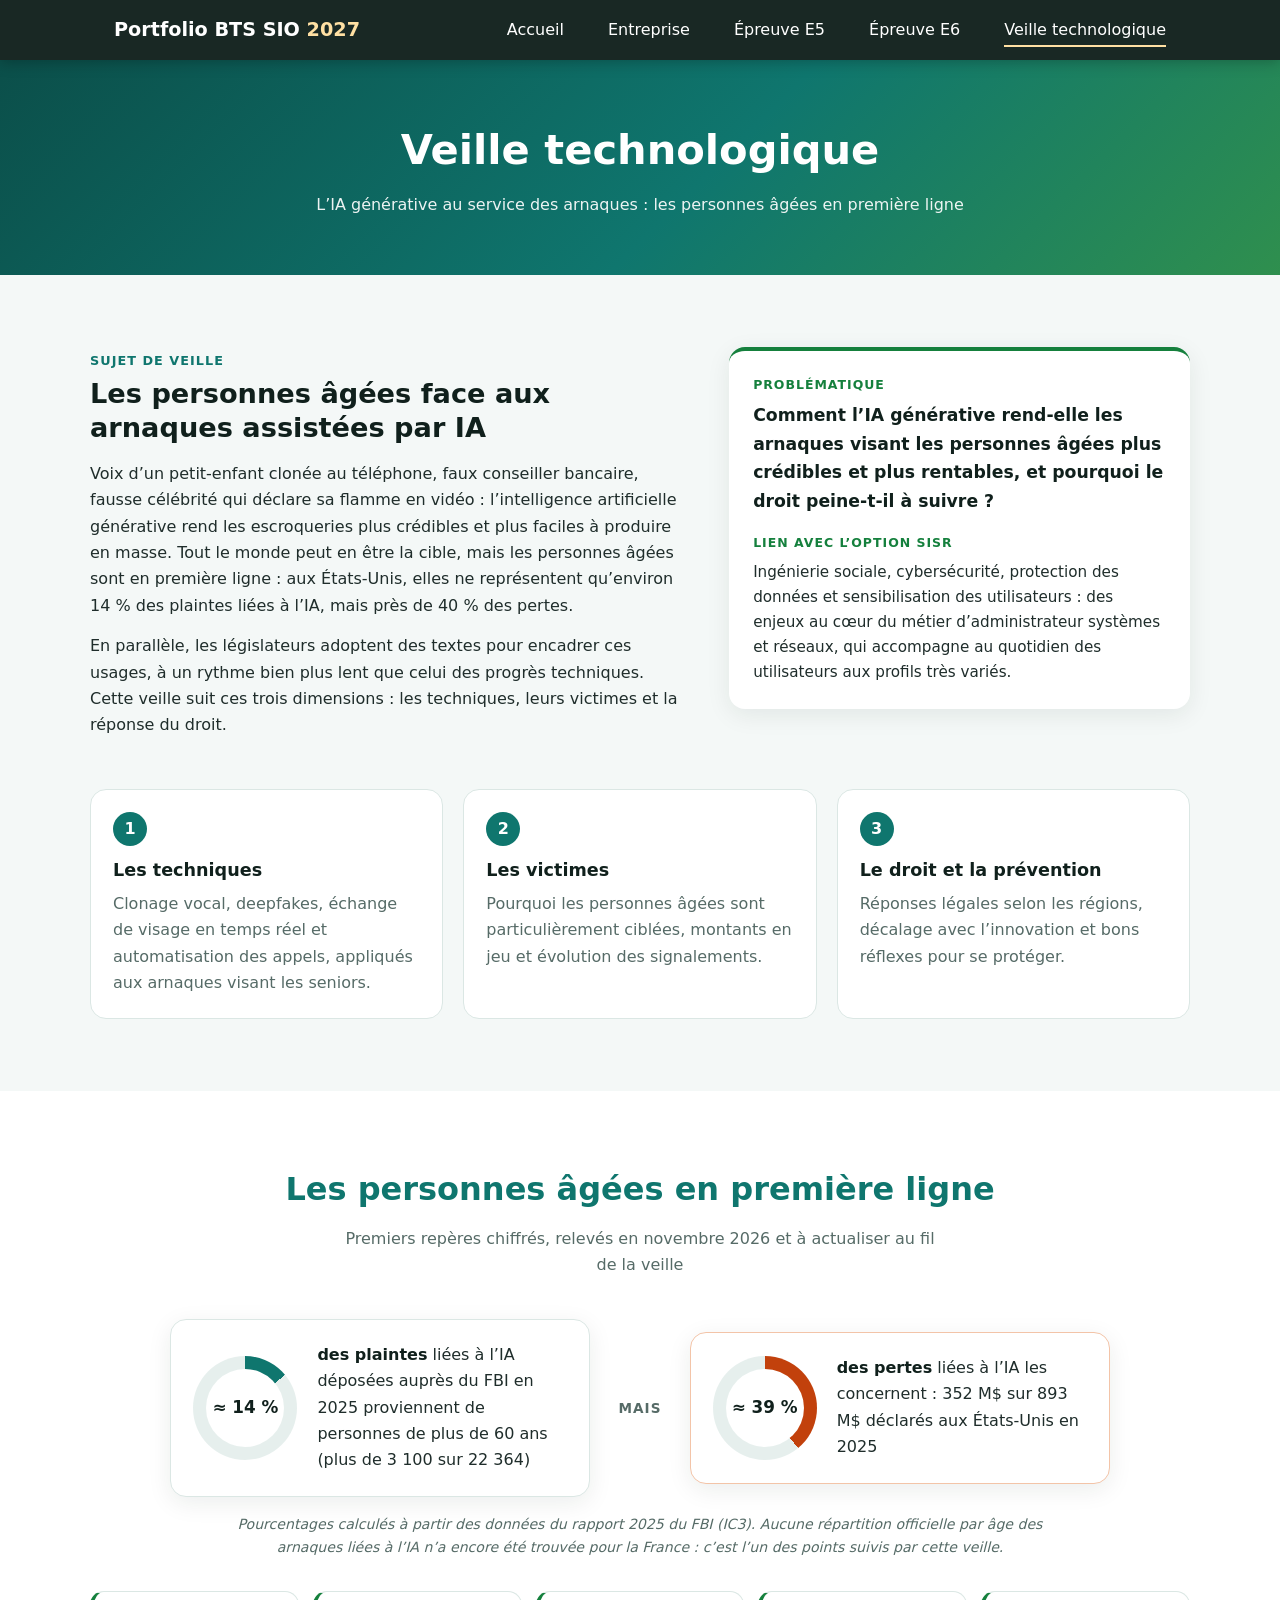
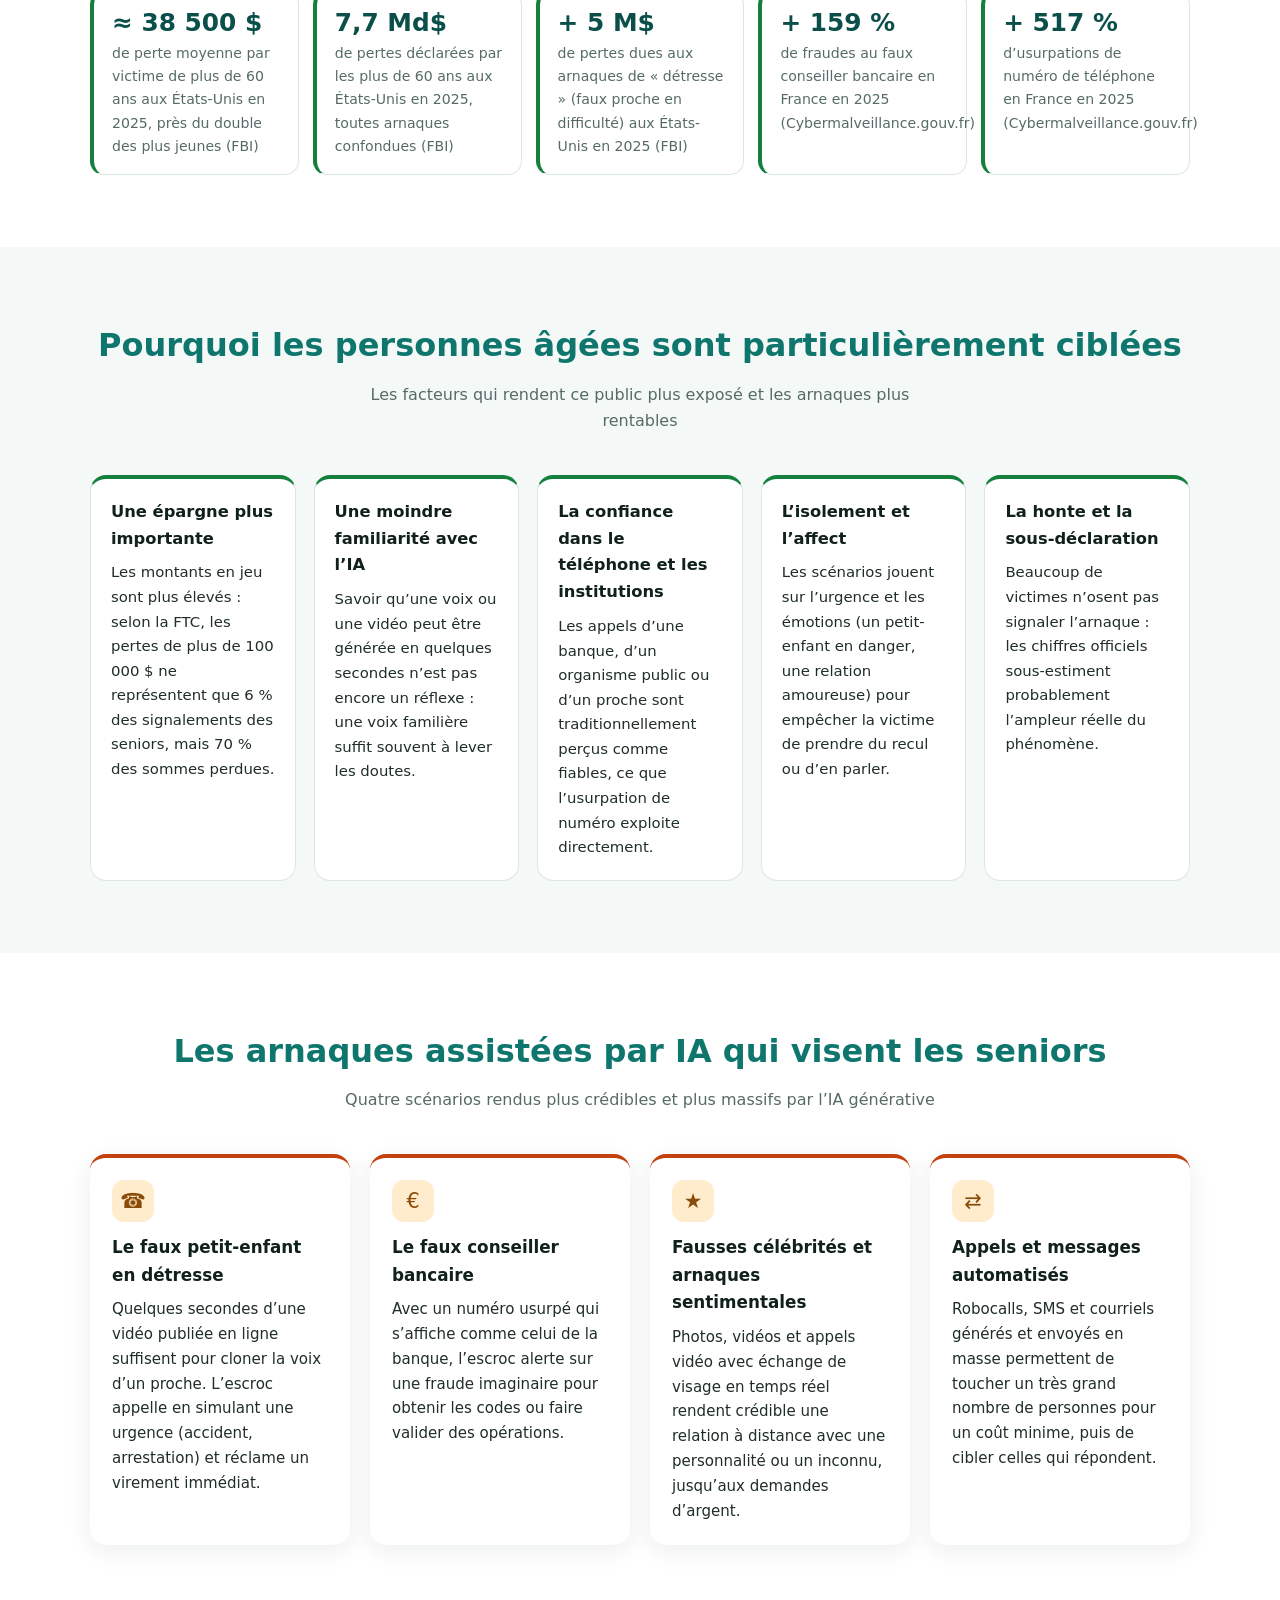
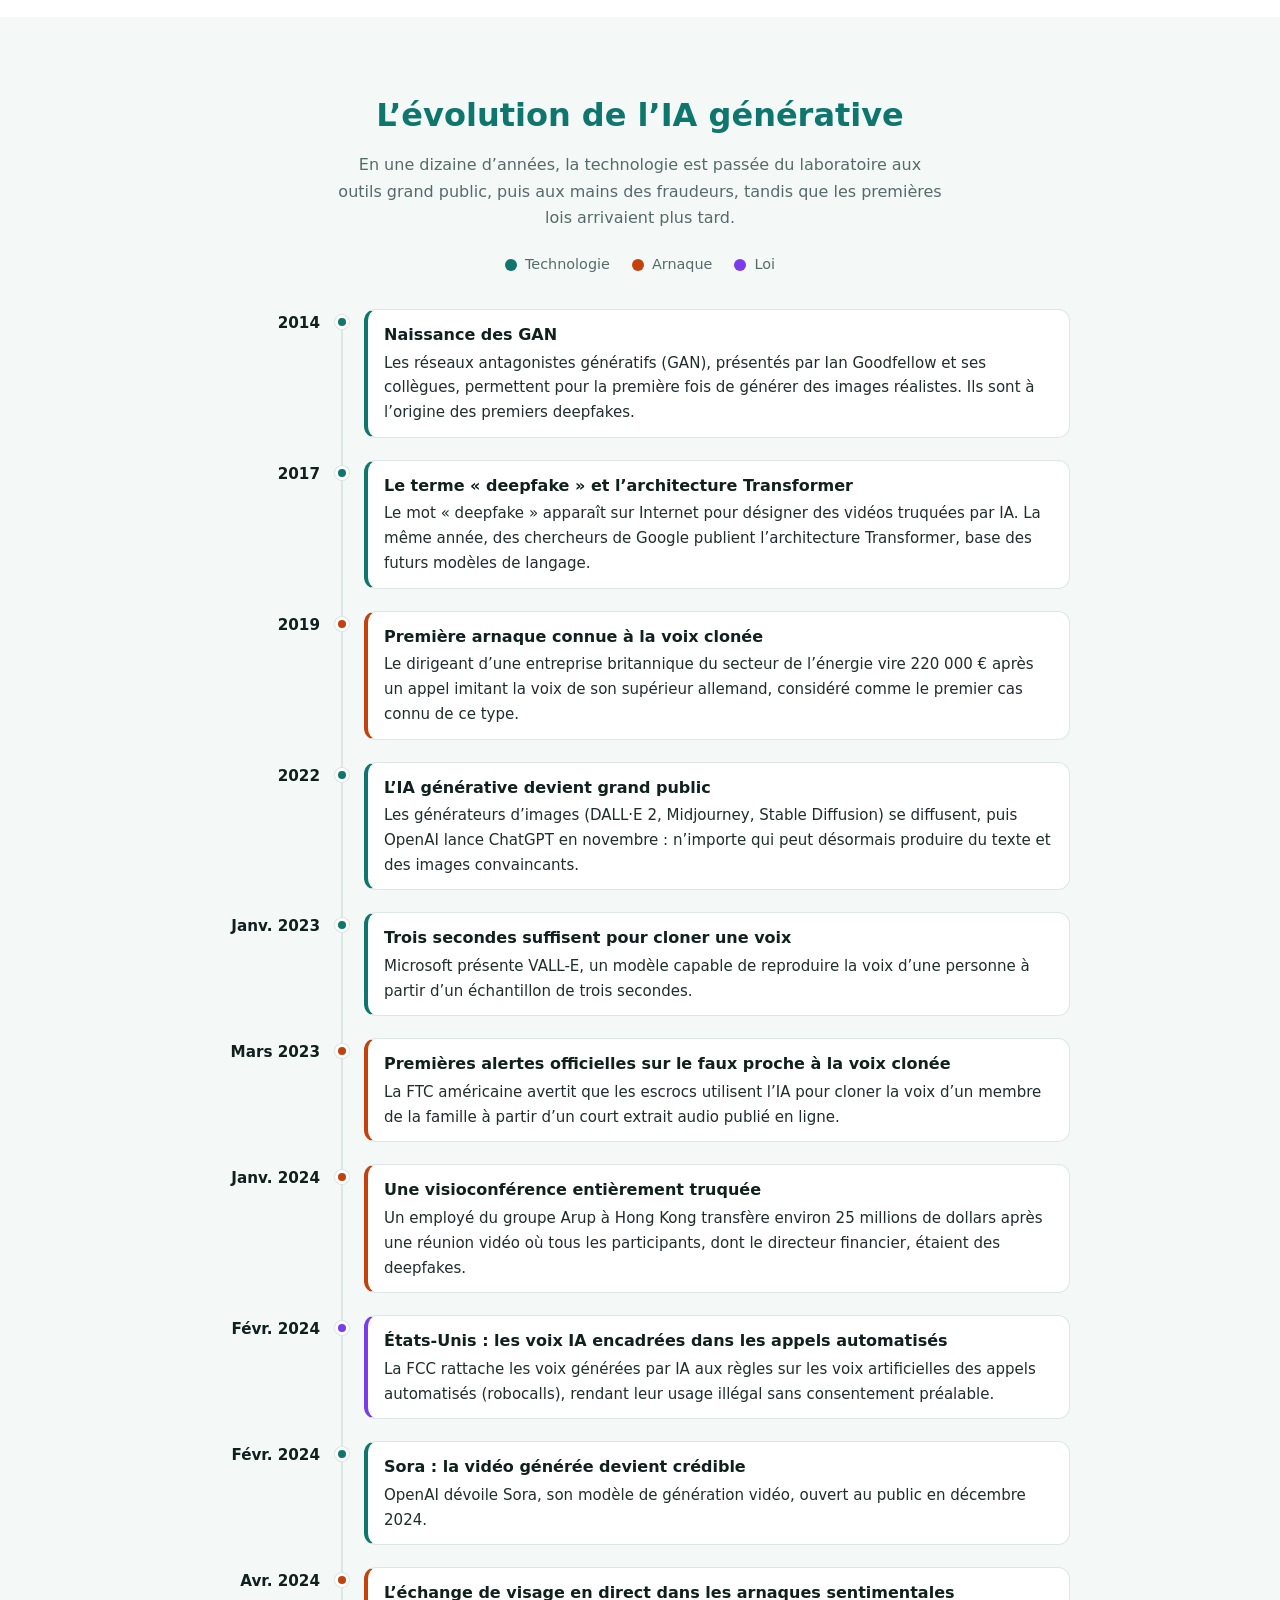
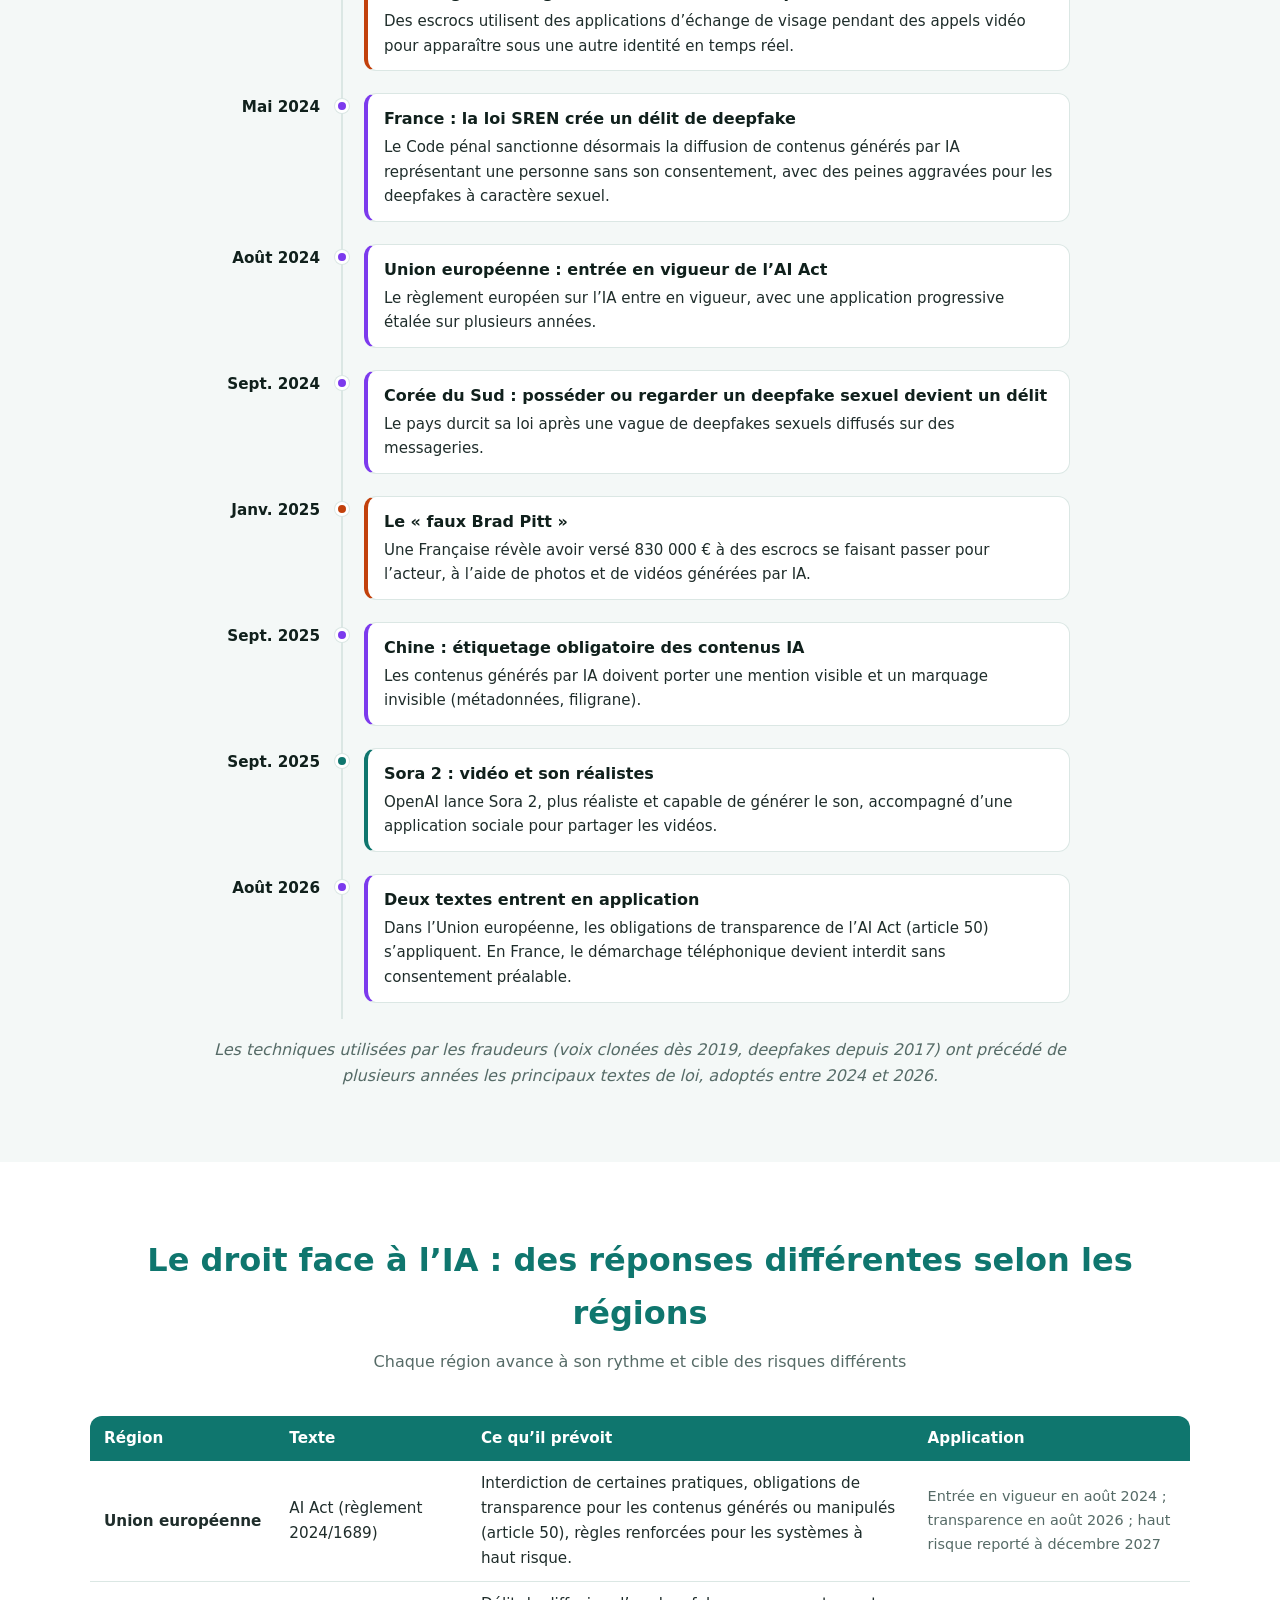
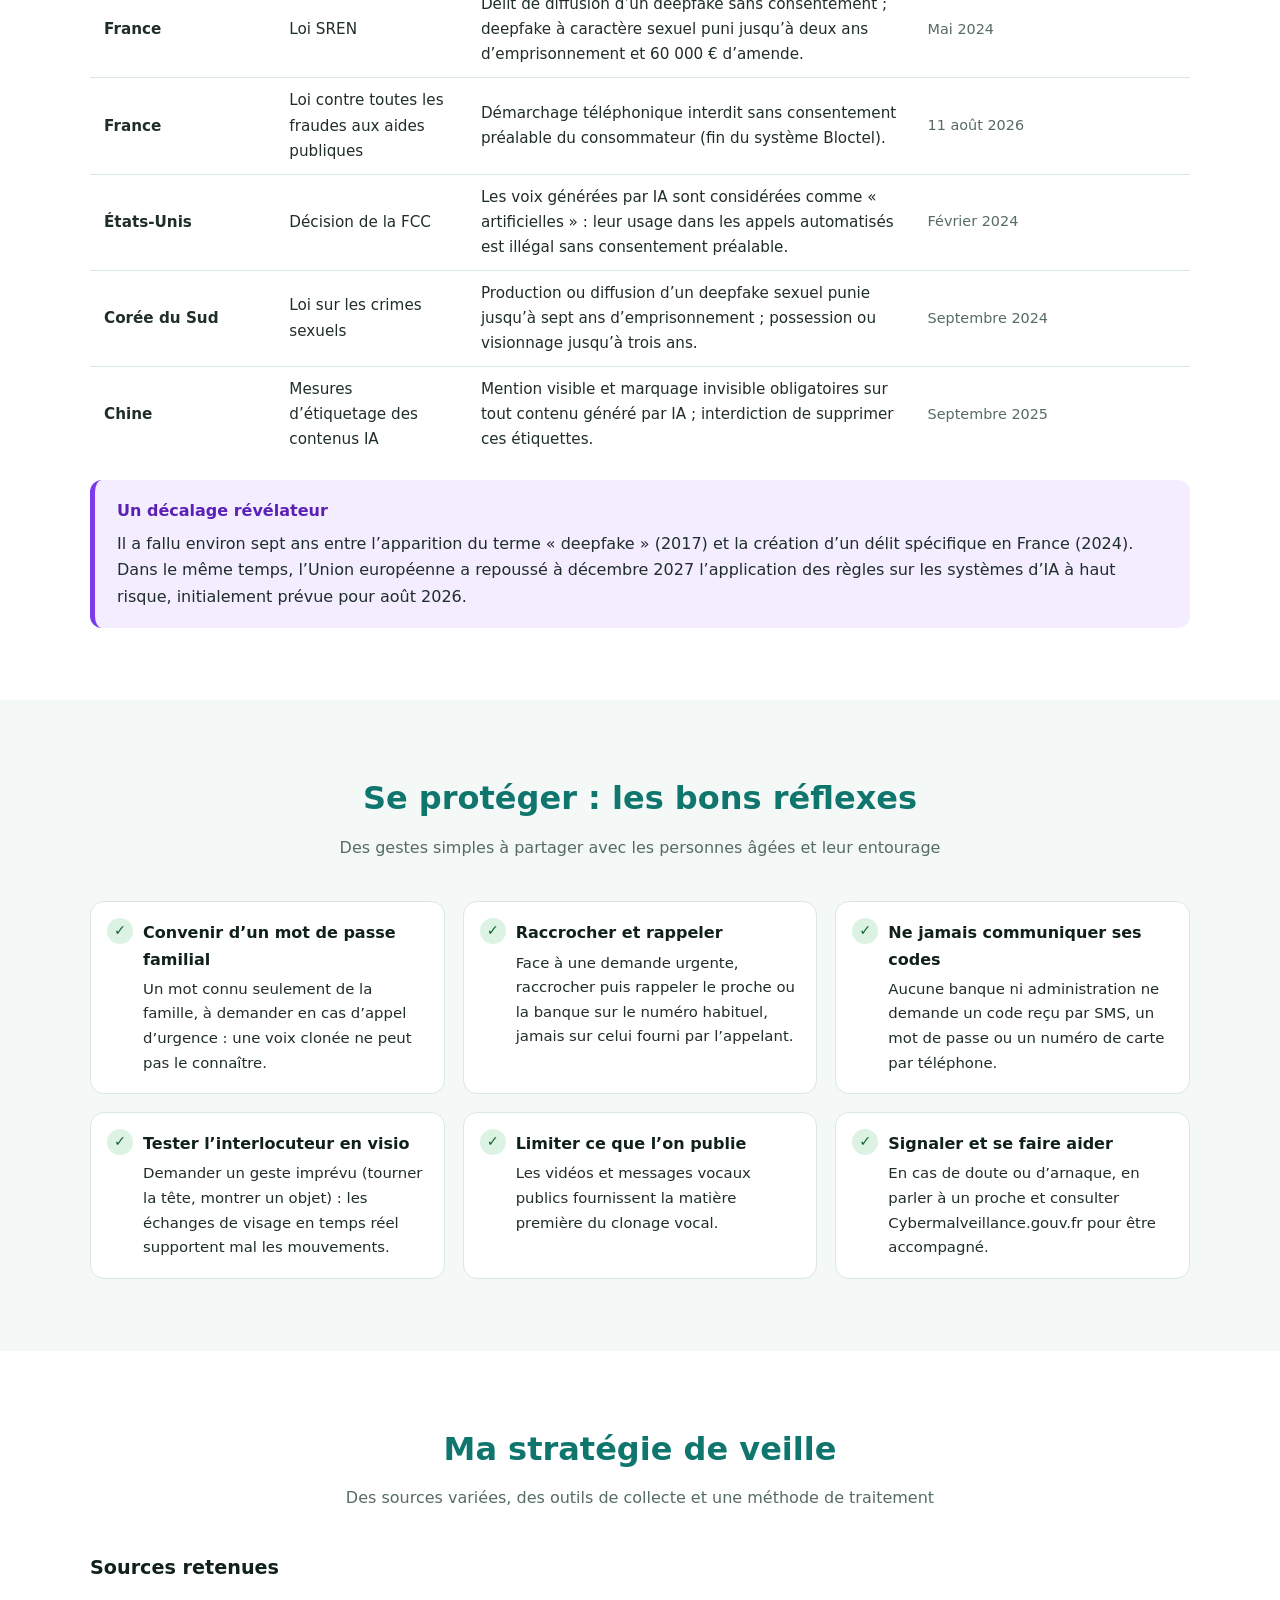
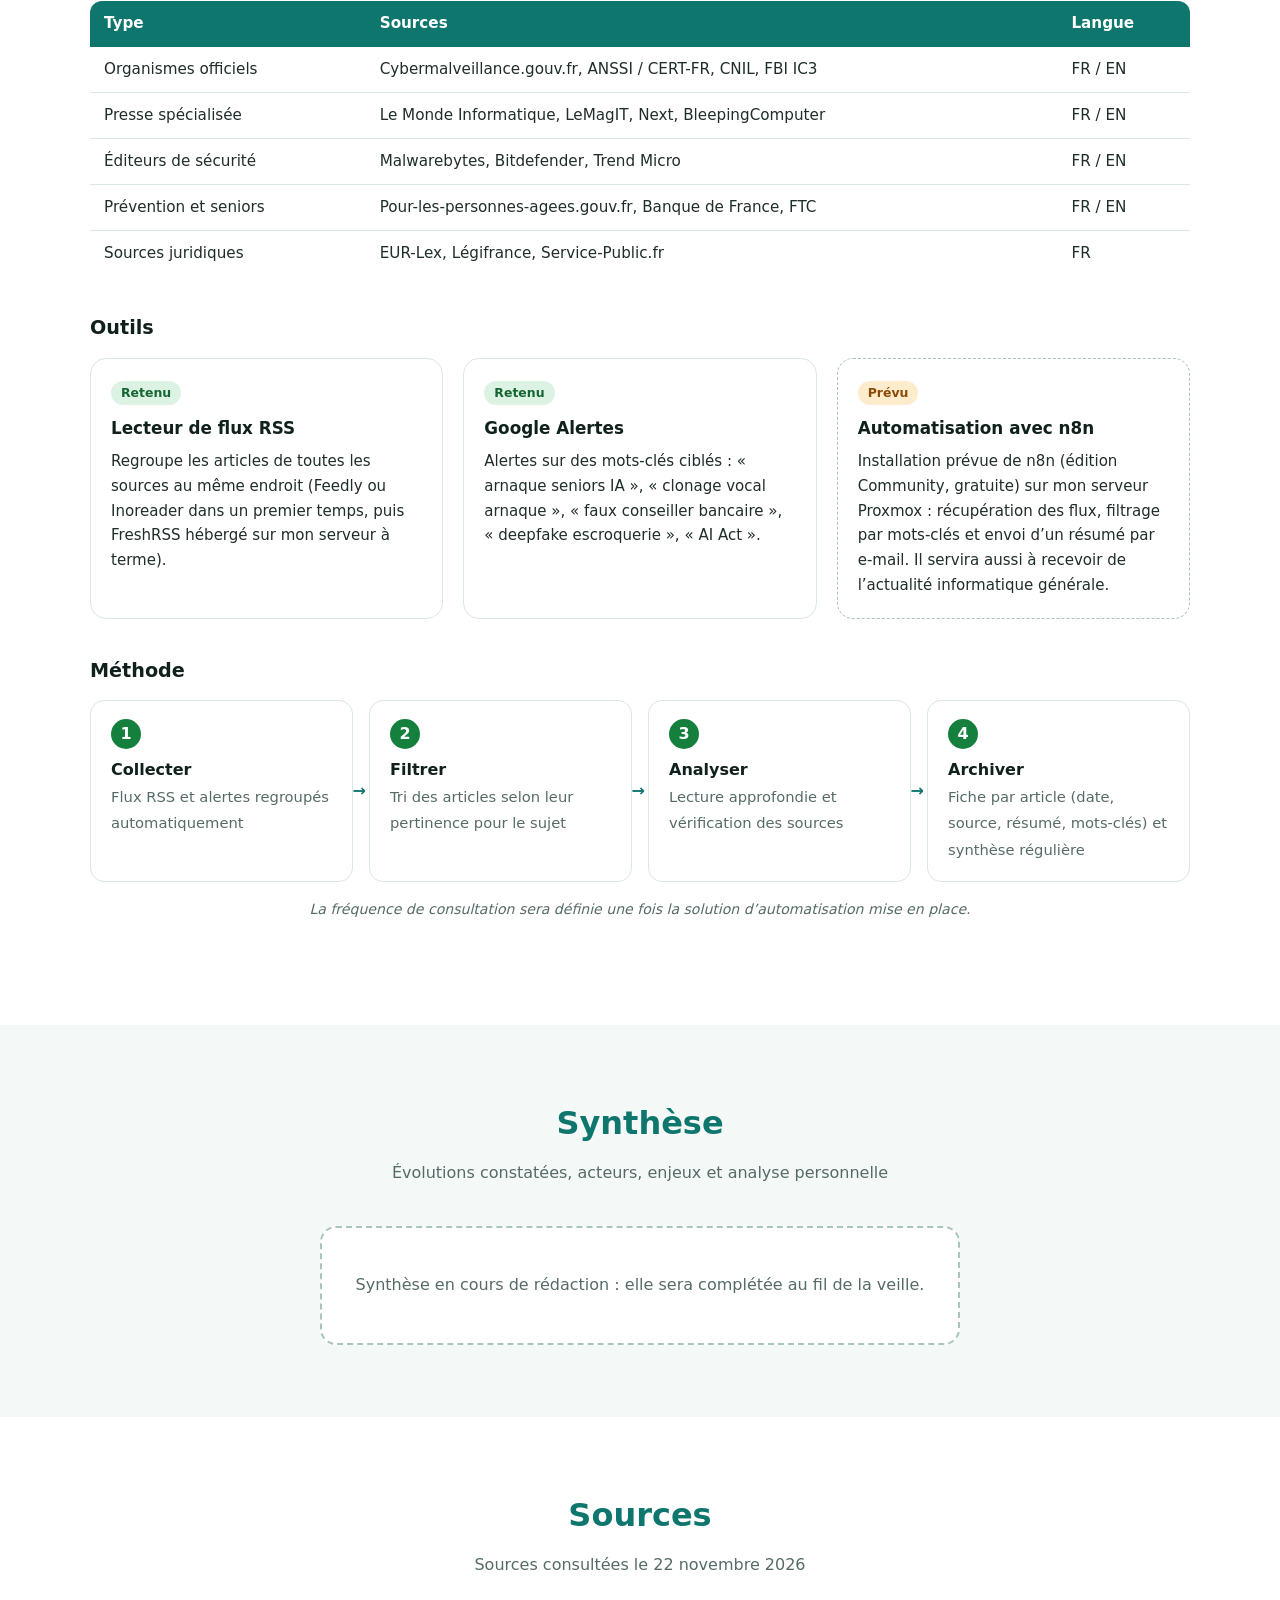
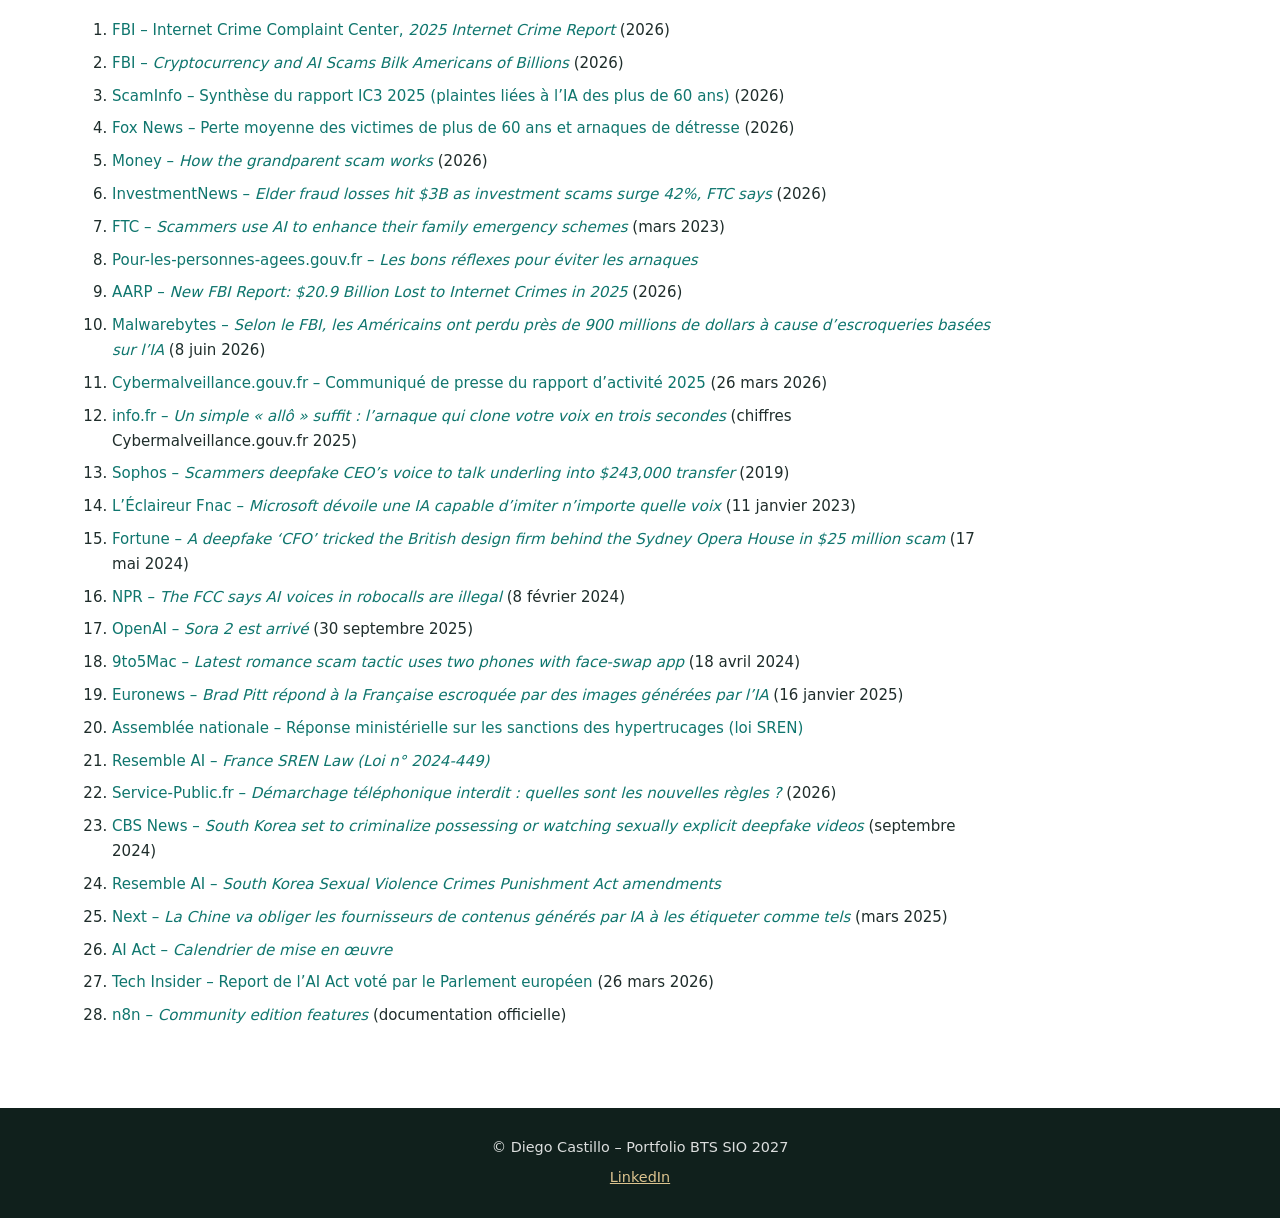
<file: veille.html>
<!DOCTYPE html>
<html lang="fr">
<head>
<meta charset="UTF-8">
<meta name="viewport" content="width=device-width, initial-scale=1">
<title>Veille technologique – Portfolio BTS SIO 2027</title>
<link rel="stylesheet" href="style.css">
</head>
<body id="top">
<header class="site-header">
<nav class="nav" aria-label="Navigation principale">
<a class="brand" href="index.html">Portfolio BTS SIO <span>2027</span></a>
<button class="menu-btn" aria-label="Ouvrir le menu" aria-expanded="false"><span></span><span></span><span></span></button>
<ul class="menu">
<li><a href="index.html">Accueil</a></li>
<li><a href="entreprise.html">Entreprise</a></li>
<li><a href="e5.html">Épreuve E5</a></li>
<li><a href="e6.html">Épreuve E6</a></li>
<li><a href="veille.html" aria-current="page">Veille technologique</a></li>
</ul>
</nav>
</header>
<div class="page-head"><h1>Veille technologique</h1><p>L’IA générative au service des arnaques : les personnes âgées en première ligne</p></div>
<main>

<!-- 1. Sujet -->
<section class="section">
  <div class="wrap">
    <div class="veille-intro">
      <div>
        <span class="eyebrow">Sujet de veille</span>
        <h2 class="ent-title">Les personnes âgées face aux arnaques assistées par IA</h2>
        <p>Voix d’un petit-enfant clonée au téléphone, faux conseiller bancaire, fausse célébrité qui déclare sa flamme en vidéo : l’intelligence artificielle générative rend les escroqueries plus crédibles et plus faciles à produire en masse. Tout le monde peut en être la cible, mais les personnes âgées sont en première ligne : aux États-Unis, elles ne représentent qu’environ 14 % des plaintes liées à l’IA, mais près de 40 % des pertes.</p>
        <p>En parallèle, les législateurs adoptent des textes pour encadrer ces usages, à un rythme bien plus lent que celui des progrès techniques. Cette veille suit ces trois dimensions : les techniques, leurs victimes et la réponse du droit.</p>
      </div>
      <aside class="problem-box">
        <span class="problem-label">Problématique</span>
        <p>Comment l’IA générative rend-elle les arnaques visant les personnes âgées plus crédibles et plus rentables, et pourquoi le droit peine-t-il à suivre ?</p>
        <span class="problem-label">Lien avec l’option SISR</span>
        <p class="problem-small">Ingénierie sociale, cybersécurité, protection des données et sensibilisation des utilisateurs : des enjeux au cœur du métier d’administrateur systèmes et réseaux, qui accompagne au quotidien des utilisateurs aux profils très variés.</p>
      </aside>
    </div>
    <div class="axes">
      <div class="axe"><span class="axe-num">1</span><h3>Les techniques</h3><p>Clonage vocal, deepfakes, échange de visage en temps réel et automatisation des appels, appliqués aux arnaques visant les seniors.</p></div>
      <div class="axe"><span class="axe-num">2</span><h3>Les victimes</h3><p>Pourquoi les personnes âgées sont particulièrement ciblées, montants en jeu et évolution des signalements.</p></div>
      <div class="axe"><span class="axe-num">3</span><h3>Le droit et la prévention</h3><p>Réponses légales selon les régions, décalage avec l’innovation et bons réflexes pour se protéger.</p></div>
    </div>
  </div>
</section>

<!-- 2. Chiffres -->
<section class="section alt" id="chiffres">
  <div class="wrap">
    <h2>Les personnes âgées en première ligne</h2>
    <p class="lead">Premiers repères chiffrés, relevés en novembre 2026 et à actualiser au fil de la veille</p>
    <div class="share-row">
      <div class="share-card">
        <div class="share-ring" style="--p:14"><span>≈ 14 %</span></div>
        <p><strong>des plaintes</strong> liées à l’IA déposées auprès du FBI en 2025 proviennent de personnes de plus de 60 ans (plus de 3 100 sur 22 364)</p>
      </div>
      <div class="share-vs" aria-hidden="true">mais</div>
      <div class="share-card is-strong">
        <div class="share-ring" style="--p:39"><span>≈ 39 %</span></div>
        <p><strong>des pertes</strong> liées à l’IA les concernent : 352 M$ sur 893 M$ déclarés aux États-Unis en 2025</p>
      </div>
    </div>
    <p class="share-note">Pourcentages calculés à partir des données du rapport 2025 du FBI (IC3). Aucune répartition officielle par âge des arnaques liées à l’IA n’a encore été trouvée pour la France : c’est l’un des points suivis par cette veille.</p>
    <div class="kpis veille-kpis">
      <div class="kpi"><span class="kpi-val">≈ 38 500 $</span><span class="kpi-lbl">de perte moyenne par victime de plus de 60 ans aux États-Unis en 2025, près du double des plus jeunes (FBI)</span></div>
      <div class="kpi"><span class="kpi-val">7,7 Md$</span><span class="kpi-lbl">de pertes déclarées par les plus de 60 ans aux États-Unis en 2025, toutes arnaques confondues (FBI)</span></div>
      <div class="kpi"><span class="kpi-val">+ 5 M$</span><span class="kpi-lbl">de pertes dues aux arnaques de « détresse » (faux proche en difficulté) aux États-Unis en 2025 (FBI)</span></div>
      <div class="kpi"><span class="kpi-val">+ 159 %</span><span class="kpi-lbl">de fraudes au faux conseiller bancaire en France en 2025 (Cybermalveillance.gouv.fr)</span></div>
      <div class="kpi"><span class="kpi-val">+ 517 %</span><span class="kpi-lbl">d’usurpations de numéro de téléphone en France en 2025 (Cybermalveillance.gouv.fr)</span></div>
    </div>
  </div>
</section>

<!-- 3. Pourquoi -->
<section class="section" id="pourquoi">
  <div class="wrap">
    <h2>Pourquoi les personnes âgées sont particulièrement ciblées</h2>
    <p class="lead">Les facteurs qui rendent ce public plus exposé et les arnaques plus rentables</p>
    <div class="why-grid">
      <div class="why-item"><h3>Une épargne plus importante</h3><p>Les montants en jeu sont plus élevés : selon la FTC, les pertes de plus de 100 000 $ ne représentent que 6 % des signalements des seniors, mais 70 % des sommes perdues.</p></div>
      <div class="why-item"><h3>Une moindre familiarité avec l’IA</h3><p>Savoir qu’une voix ou une vidéo peut être générée en quelques secondes n’est pas encore un réflexe : une voix familière suffit souvent à lever les doutes.</p></div>
      <div class="why-item"><h3>La confiance dans le téléphone et les institutions</h3><p>Les appels d’une banque, d’un organisme public ou d’un proche sont traditionnellement perçus comme fiables, ce que l’usurpation de numéro exploite directement.</p></div>
      <div class="why-item"><h3>L’isolement et l’affect</h3><p>Les scénarios jouent sur l’urgence et les émotions (un petit-enfant en danger, une relation amoureuse) pour empêcher la victime de prendre du recul ou d’en parler.</p></div>
      <div class="why-item"><h3>La honte et la sous-déclaration</h3><p>Beaucoup de victimes n’osent pas signaler l’arnaque : les chiffres officiels sous-estiment probablement l’ampleur réelle du phénomène.</p></div>
    </div>
  </div>
</section>

<!-- 4. Arnaques -->
<section class="section alt" id="arnaques">
  <div class="wrap">
    <h2>Les arnaques assistées par IA qui visent les seniors</h2>
    <p class="lead">Quatre scénarios rendus plus crédibles et plus massifs par l’IA générative</p>
    <div class="scam-grid">
      <article class="scam-card"><span class="scam-icon" aria-hidden="true">☎</span><h3>Le faux petit-enfant en détresse</h3><p>Quelques secondes d’une vidéo publiée en ligne suffisent pour cloner la voix d’un proche. L’escroc appelle en simulant une urgence (accident, arrestation) et réclame un virement immédiat.</p></article>
      <article class="scam-card"><span class="scam-icon" aria-hidden="true">€</span><h3>Le faux conseiller bancaire</h3><p>Avec un numéro usurpé qui s’affiche comme celui de la banque, l’escroc alerte sur une fraude imaginaire pour obtenir les codes ou faire valider des opérations.</p></article>
      <article class="scam-card"><span class="scam-icon" aria-hidden="true">★</span><h3>Fausses célébrités et arnaques sentimentales</h3><p>Photos, vidéos et appels vidéo avec échange de visage en temps réel rendent crédible une relation à distance avec une personnalité ou un inconnu, jusqu’aux demandes d’argent.</p></article>
      <article class="scam-card"><span class="scam-icon" aria-hidden="true">⇄</span><h3>Appels et messages automatisés</h3><p>Robocalls, SMS et courriels générés et envoyés en masse permettent de toucher un très grand nombre de personnes pour un coût minime, puis de cibler celles qui répondent.</p></article>
    </div>
  </div>
</section>

<!-- 2. Évolution -->
<section class="section" id="evolution">
  <div class="wrap">
    <h2>L’évolution de l’IA générative</h2>
    <p class="lead">En une dizaine d’années, la technologie est passée du laboratoire aux outils grand public, puis aux mains des fraudeurs, tandis que les premières lois arrivaient plus tard.</p>
    <ul class="tl-legend" aria-label="Légende">
      <li><span class="tl-dot is-tech"></span>Technologie</li>
      <li><span class="tl-dot is-scam"></span>Arnaque</li>
      <li><span class="tl-dot is-law"></span>Loi</li>
    </ul>
    <ol class="timeline">
      <li class="is-tech"><span class="tl-year">2014</span><div><strong>Naissance des GAN</strong><p>Les réseaux antagonistes génératifs (GAN), présentés par Ian Goodfellow et ses collègues, permettent pour la première fois de générer des images réalistes. Ils sont à l’origine des premiers deepfakes.</p></div></li>
      <li class="is-tech"><span class="tl-year">2017</span><div><strong>Le terme « deepfake » et l’architecture Transformer</strong><p>Le mot « deepfake » apparaît sur Internet pour désigner des vidéos truquées par IA. La même année, des chercheurs de Google publient l’architecture Transformer, base des futurs modèles de langage.</p></div></li>
      <li class="is-scam"><span class="tl-year">2019</span><div><strong>Première arnaque connue à la voix clonée</strong><p>Le dirigeant d’une entreprise britannique du secteur de l’énergie vire 220 000 € après un appel imitant la voix de son supérieur allemand, considéré comme le premier cas connu de ce type.</p></div></li>
      <li class="is-tech"><span class="tl-year">2022</span><div><strong>L’IA générative devient grand public</strong><p>Les générateurs d’images (DALL·E 2, Midjourney, Stable Diffusion) se diffusent, puis OpenAI lance ChatGPT en novembre : n’importe qui peut désormais produire du texte et des images convaincants.</p></div></li>
      <li class="is-tech"><span class="tl-year">Janv. 2023</span><div><strong>Trois secondes suffisent pour cloner une voix</strong><p>Microsoft présente VALL-E, un modèle capable de reproduire la voix d’une personne à partir d’un échantillon de trois secondes.</p></div></li>
      <li class="is-scam"><span class="tl-year">Mars 2023</span><div><strong>Premières alertes officielles sur le faux proche à la voix clonée</strong><p>La FTC américaine avertit que les escrocs utilisent l’IA pour cloner la voix d’un membre de la famille à partir d’un court extrait audio publié en ligne.</p></div></li>
      <li class="is-scam"><span class="tl-year">Janv. 2024</span><div><strong>Une visioconférence entièrement truquée</strong><p>Un employé du groupe Arup à Hong Kong transfère environ 25 millions de dollars après une réunion vidéo où tous les participants, dont le directeur financier, étaient des deepfakes.</p></div></li>
      <li class="is-law"><span class="tl-year">Févr. 2024</span><div><strong>États-Unis : les voix IA encadrées dans les appels automatisés</strong><p>La FCC rattache les voix générées par IA aux règles sur les voix artificielles des appels automatisés (robocalls), rendant leur usage illégal sans consentement préalable.</p></div></li>
      <li class="is-tech"><span class="tl-year">Févr. 2024</span><div><strong>Sora : la vidéo générée devient crédible</strong><p>OpenAI dévoile Sora, son modèle de génération vidéo, ouvert au public en décembre 2024.</p></div></li>
      <li class="is-scam"><span class="tl-year">Avr. 2024</span><div><strong>L’échange de visage en direct dans les arnaques sentimentales</strong><p>Des escrocs utilisent des applications d’échange de visage pendant des appels vidéo pour apparaître sous une autre identité en temps réel.</p></div></li>
      <li class="is-law"><span class="tl-year">Mai 2024</span><div><strong>France : la loi SREN crée un délit de deepfake</strong><p>Le Code pénal sanctionne désormais la diffusion de contenus générés par IA représentant une personne sans son consentement, avec des peines aggravées pour les deepfakes à caractère sexuel.</p></div></li>
      <li class="is-law"><span class="tl-year">Août 2024</span><div><strong>Union européenne : entrée en vigueur de l’AI Act</strong><p>Le règlement européen sur l’IA entre en vigueur, avec une application progressive étalée sur plusieurs années.</p></div></li>
      <li class="is-law"><span class="tl-year">Sept. 2024</span><div><strong>Corée du Sud : posséder ou regarder un deepfake sexuel devient un délit</strong><p>Le pays durcit sa loi après une vague de deepfakes sexuels diffusés sur des messageries.</p></div></li>
      <li class="is-scam"><span class="tl-year">Janv. 2025</span><div><strong>Le « faux Brad Pitt »</strong><p>Une Française révèle avoir versé 830 000 € à des escrocs se faisant passer pour l’acteur, à l’aide de photos et de vidéos générées par IA.</p></div></li>
      <li class="is-law"><span class="tl-year">Sept. 2025</span><div><strong>Chine : étiquetage obligatoire des contenus IA</strong><p>Les contenus générés par IA doivent porter une mention visible et un marquage invisible (métadonnées, filigrane).</p></div></li>
      <li class="is-tech"><span class="tl-year">Sept. 2025</span><div><strong>Sora 2 : vidéo et son réalistes</strong><p>OpenAI lance Sora 2, plus réaliste et capable de générer le son, accompagné d’une application sociale pour partager les vidéos.</p></div></li>
      <li class="is-law"><span class="tl-year">Août 2026</span><div><strong>Deux textes entrent en application</strong><p>Dans l’Union européenne, les obligations de transparence de l’AI Act (article 50) s’appliquent. En France, le démarchage téléphonique devient interdit sans consentement préalable.</p></div></li>
    </ol>
    <p class="tl-note">Les techniques utilisées par les fraudeurs (voix clonées dès 2019, deepfakes depuis 2017) ont précédé de plusieurs années les principaux textes de loi, adoptés entre 2024 et 2026.</p>
  </div>
</section>

<!-- 5. Droit -->
<section class="section alt" id="droit">
  <div class="wrap">
    <h2>Le droit face à l’IA : des réponses différentes selon les régions</h2>
    <p class="lead">Chaque région avance à son rythme et cible des risques différents</p>
    <div class="table-wrap">
      <table class="data-table law-table">
        <thead><tr><th>Région</th><th>Texte</th><th>Ce qu’il prévoit</th><th>Application</th></tr></thead>
        <tbody>
          <tr><td>Union européenne</td><td>AI Act (règlement 2024/1689)</td><td>Interdiction de certaines pratiques, obligations de transparence pour les contenus générés ou manipulés (article 50), règles renforcées pour les systèmes à haut risque.</td><td>Entrée en vigueur en août 2024 ; transparence en août 2026 ; haut risque reporté à décembre 2027</td></tr>
          <tr><td>France</td><td>Loi SREN</td><td>Délit de diffusion d’un deepfake sans consentement ; deepfake à caractère sexuel puni jusqu’à deux ans d’emprisonnement et 60 000 € d’amende.</td><td>Mai 2024</td></tr>
          <tr><td>France</td><td>Loi contre toutes les fraudes aux aides publiques</td><td>Démarchage téléphonique interdit sans consentement préalable du consommateur (fin du système Bloctel).</td><td>11 août 2026</td></tr>
          <tr><td>États-Unis</td><td>Décision de la FCC</td><td>Les voix générées par IA sont considérées comme « artificielles » : leur usage dans les appels automatisés est illégal sans consentement préalable.</td><td>Février 2024</td></tr>
          <tr><td>Corée du Sud</td><td>Loi sur les crimes sexuels</td><td>Production ou diffusion d’un deepfake sexuel punie jusqu’à sept ans d’emprisonnement ; possession ou visionnage jusqu’à trois ans.</td><td>Septembre 2024</td></tr>
          <tr><td>Chine</td><td>Mesures d’étiquetage des contenus IA</td><td>Mention visible et marquage invisible obligatoires sur tout contenu généré par IA ; interdiction de supprimer ces étiquettes.</td><td>Septembre 2025</td></tr>
        </tbody>
      </table>
    </div>
    <div class="gap-box">
      <strong>Un décalage révélateur</strong>
      <p>Il a fallu environ sept ans entre l’apparition du terme « deepfake » (2017) et la création d’un délit spécifique en France (2024). Dans le même temps, l’Union européenne a repoussé à décembre 2027 l’application des règles sur les systèmes d’IA à haut risque, initialement prévue pour août 2026.</p>
    </div>
  </div>
</section>

<!-- Prévention -->
<section class="section" id="prevention">
  <div class="wrap">
    <h2>Se protéger : les bons réflexes</h2>
    <p class="lead">Des gestes simples à partager avec les personnes âgées et leur entourage</p>
    <div class="tips">
      <div class="tip"><strong>Convenir d’un mot de passe familial</strong><p>Un mot connu seulement de la famille, à demander en cas d’appel d’urgence : une voix clonée ne peut pas le connaître.</p></div>
      <div class="tip"><strong>Raccrocher et rappeler</strong><p>Face à une demande urgente, raccrocher puis rappeler le proche ou la banque sur le numéro habituel, jamais sur celui fourni par l’appelant.</p></div>
      <div class="tip"><strong>Ne jamais communiquer ses codes</strong><p>Aucune banque ni administration ne demande un code reçu par SMS, un mot de passe ou un numéro de carte par téléphone.</p></div>
      <div class="tip"><strong>Tester l’interlocuteur en visio</strong><p>Demander un geste imprévu (tourner la tête, montrer un objet) : les échanges de visage en temps réel supportent mal les mouvements.</p></div>
      <div class="tip"><strong>Limiter ce que l’on publie</strong><p>Les vidéos et messages vocaux publics fournissent la matière première du clonage vocal.</p></div>
      <div class="tip"><strong>Signaler et se faire aider</strong><p>En cas de doute ou d’arnaque, en parler à un proche et consulter Cybermalveillance.gouv.fr pour être accompagné.</p></div>
    </div>
  </div>
</section>

<!-- 6. Stratégie -->
<section class="section alt" id="strategie">
  <div class="wrap">
    <h2>Ma stratégie de veille</h2>
    <p class="lead">Des sources variées, des outils de collecte et une méthode de traitement</p>

    <h3 class="sub-title">Sources retenues</h3>
    <div class="table-wrap">
      <table class="data-table">
        <thead><tr><th>Type</th><th>Sources</th><th>Langue</th></tr></thead>
        <tbody>
          <tr><td>Organismes officiels</td><td>Cybermalveillance.gouv.fr, ANSSI / CERT-FR, CNIL, FBI IC3</td><td>FR / EN</td></tr>
          <tr><td>Presse spécialisée</td><td>Le Monde Informatique, LeMagIT, Next, BleepingComputer</td><td>FR / EN</td></tr>
          <tr><td>Éditeurs de sécurité</td><td>Malwarebytes, Bitdefender, Trend Micro</td><td>FR / EN</td></tr>
          <tr><td>Prévention et seniors</td><td>Pour-les-personnes-agees.gouv.fr, Banque de France, FTC</td><td>FR / EN</td></tr>
          <tr><td>Sources juridiques</td><td>EUR-Lex, Légifrance, Service-Public.fr</td><td>FR</td></tr>
        </tbody>
      </table>
    </div>

    <h3 class="sub-title">Outils</h3>
    <div class="tool-grid">
      <article class="tool-card"><span class="pill is-yes">Retenu</span><h4>Lecteur de flux RSS</h4><p>Regroupe les articles de toutes les sources au même endroit (Feedly ou Inoreader dans un premier temps, puis FreshRSS hébergé sur mon serveur à terme).</p></article>
      <article class="tool-card"><span class="pill is-yes">Retenu</span><h4>Google Alertes</h4><p>Alertes sur des mots-clés ciblés : « arnaque seniors IA », « clonage vocal arnaque », « faux conseiller bancaire », « deepfake escroquerie », « AI Act ».</p></article>
      <article class="tool-card is-planned"><span class="pill is-plan">Prévu</span><h4>Automatisation avec n8n</h4><p>Installation prévue de n8n (édition Community, gratuite) sur mon serveur Proxmox : récupération des flux, filtrage par mots-clés et envoi d’un résumé par e-mail. Il servira aussi à recevoir de l’actualité informatique générale.</p></article>
    </div>

    <h3 class="sub-title">Méthode</h3>
    <ol class="pipeline">
      <li><strong>Collecter</strong><span>Flux RSS et alertes regroupés automatiquement</span></li>
      <li><strong>Filtrer</strong><span>Tri des articles selon leur pertinence pour le sujet</span></li>
      <li><strong>Analyser</strong><span>Lecture approfondie et vérification des sources</span></li>
      <li><strong>Archiver</strong><span>Fiche par article (date, source, résumé, mots-clés) et synthèse régulière</span></li>
    </ol>
    <p class="share-note">La fréquence de consultation sera définie une fois la solution d’automatisation mise en place.</p>
  </div>
</section>

<!-- 7. Synthèse -->
<section class="section" id="synthese">
  <div class="wrap">
    <h2>Synthèse</h2>
    <p class="lead">Évolutions constatées, acteurs, enjeux et analyse personnelle</p>
    <div class="empty">Synthèse en cours de rédaction : elle sera complétée au fil de la veille.</div>
  </div>
</section>

<!-- 8. Sources -->
<section class="section alt" id="sources">
  <div class="wrap">
    <h2>Sources</h2>
    <p class="lead">Sources consultées le 22 novembre 2026</p>
    <ol class="source-list">
      <li><a href="https://www.ic3.gov/AnnualReport/Reports/2025_IC3Report.pdf" target="_blank" rel="noopener">FBI – Internet Crime Complaint Center, <em>2025 Internet Crime Report</em></a> (2026)</li>
      <li><a href="https://www.fbi.gov/news/press-releases/cryptocurrency-and-ai-scams-bilk-americans-of-billions" target="_blank" rel="noopener">FBI – <em>Cryptocurrency and AI Scams Bilk Americans of Billions</em></a> (2026)</li>
      <li><a href="https://scaminfo.ai/knowledge/fbi-ic3-2025-annual-report-internet-crime-losses-hit-a-record-209-billion-2026" target="_blank" rel="noopener">ScamInfo – Synthèse du rapport IC3 2025 (plaintes liées à l’IA des plus de 60 ans)</a> (2026)</li>
      <li><a href="https://www.foxnews.com/tech/grandparents-identity-thefts-biggest-payday" target="_blank" rel="noopener">Fox News – Perte moyenne des victimes de plus de 60 ans et arnaques de détresse</a> (2026)</li>
      <li><a href="https://money.com/how-the-grandparent-scam-works/" target="_blank" rel="noopener">Money – <em>How the grandparent scam works</em></a> (2026)</li>
      <li><a href="https://www.investmentnews.com/practice-management/elder-fraud-losses-hit-3b-as-investment-scams-surge-42-ftc-says/268749" target="_blank" rel="noopener">InvestmentNews – <em>Elder fraud losses hit $3B as investment scams surge 42%, FTC says</em></a> (2026)</li>
      <li><a href="https://consumer.ftc.gov/consumer-alerts/2023/03/scammers-use-ai-enhance-their-family-emergency-schemes" target="_blank" rel="noopener">FTC – <em>Scammers use AI to enhance their family emergency schemes</em></a> (mars 2023)</li>
      <li><a href="https://www.pour-les-personnes-agees.gouv.fr/annuaires-et-services/fiches-pratiques/fiche-pratique-les-bons-reflexes-pour-eviter-les-arnaques" target="_blank" rel="noopener">Pour-les-personnes-agees.gouv.fr – <em>Les bons réflexes pour éviter les arnaques</em></a></li>
      <li><a href="https://www.aarp.org/money/scams-fraud/fbi-ftc-report-2025-losses.html" target="_blank" rel="noopener">AARP – <em>New FBI Report: $20.9 Billion Lost to Internet Crimes in 2025</em></a> (2026)</li>
      <li><a href="https://www.malwarebytes.com/fr/blog/scams/2026/06/americans-lost-nearly-900-million-to-ai-powered-scams-fbi-says" target="_blank" rel="noopener">Malwarebytes – <em>Selon le FBI, les Américains ont perdu près de 900 millions de dollars à cause d’escroqueries basées sur l’IA</em></a> (8 juin 2026)</li>
      <li><a href="https://www.cybermalveillance.gouv.fr/medias/2026/03/CP-RA2026.pdf" target="_blank" rel="noopener">Cybermalveillance.gouv.fr – Communiqué de presse du rapport d’activité 2025</a> (26 mars 2026)</li>
      <li><a href="https://info.fr/arnaque-appels-silencieux-clonage-voix-ia-allo/" target="_blank" rel="noopener">info.fr – <em>Un simple « allô » suffit : l’arnaque qui clone votre voix en trois secondes</em></a> (chiffres Cybermalveillance.gouv.fr 2025)</li>
      <li><a href="https://www.sophos.com/en-us/blog/scammers-deepfake-ceos-voice-to-talk-underling-into-243000-transfer" target="_blank" rel="noopener">Sophos – <em>Scammers deepfake CEO’s voice to talk underling into $243,000 transfer</em></a> (2019)</li>
      <li><a href="https://leclaireur.fnac.com/article/224832-microsoft-devoile-une-ia-capable-dimiter-nimporte-quelle-voix/" target="_blank" rel="noopener">L’Éclaireur Fnac – <em>Microsoft dévoile une IA capable d’imiter n’importe quelle voix</em></a> (11 janvier 2023)</li>
      <li><a href="https://fortune.com/europe/2024/05/17/arup-deepfake-fraud-scam-victim-hong-kong-25-million-cfo/" target="_blank" rel="noopener">Fortune – <em>A deepfake ‘CFO’ tricked the British design firm behind the Sydney Opera House in $25 million scam</em></a> (17 mai 2024)</li>
      <li><a href="https://www.npr.org/2024/02/08/1230052884/the-fcc-says-ai-voices-in-robocalls-are-illegal" target="_blank" rel="noopener">NPR – <em>The FCC says AI voices in robocalls are illegal</em></a> (8 février 2024)</li>
      <li><a href="https://openai.com/fr-FR/index/sora-2/" target="_blank" rel="noopener">OpenAI – <em>Sora 2 est arrivé</em></a> (30 septembre 2025)</li>
      <li><a href="https://9to5mac.com/2024/04/18/romance-scam-face-swap/" target="_blank" rel="noopener">9to5Mac – <em>Latest romance scam tactic uses two phones with face-swap app</em></a> (18 avril 2024)</li>
      <li><a href="https://fr.euronews.com/2025/01/16/brad-pitt-repond-a-la-francaise-escroquee-par-des-images-generees-par-lia" target="_blank" rel="noopener">Euronews – <em>Brad Pitt répond à la Française escroquée par des images générées par l’IA</em></a> (16 janvier 2025)</li>
      <li><a href="https://www.assemblee-nationale.fr/dyn/17/questions/QANR5L17QE1720.pdf" target="_blank" rel="noopener">Assemblée nationale – Réponse ministérielle sur les sanctions des hypertrucages (loi SREN)</a></li>
      <li><a href="https://www.resemble.ai/laws-and-regulations/france-sren-law-loi-n-2024-449" target="_blank" rel="noopener">Resemble AI – <em>France SREN Law (Loi n° 2024-449)</em></a></li>
      <li><a href="https://www.service-public.gouv.fr/particuliers/actualites/A19003?lang=fr" target="_blank" rel="noopener">Service-Public.fr – <em>Démarchage téléphonique interdit : quelles sont les nouvelles règles ?</em></a> (2026)</li>
      <li><a href="https://www.cbsnews.com/news/south-korea-deepfake-porn-law-ban-sexually-explicit-video-images" target="_blank" rel="noopener">CBS News – <em>South Korea set to criminalize possessing or watching sexually explicit deepfake videos</em></a> (septembre 2024)</li>
      <li><a href="https://www.resemble.ai/laws-and-regulations/south-korea-sexual-violence-crimes-punishment-act-amendments" target="_blank" rel="noopener">Resemble AI – <em>South Korea Sexual Violence Crimes Punishment Act amendments</em></a></li>
      <li><a href="https://next.ink/175644/la-chine-va-obliger-les-fournisseurs-de-contenus-generes-par-ia-a-les-etiqueter-comme-tels/" target="_blank" rel="noopener">Next – <em>La Chine va obliger les fournisseurs de contenus générés par IA à les étiqueter comme tels</em></a> (mars 2025)</li>
      <li><a href="https://artificialintelligenceact.eu/fr/implementation-timeline/" target="_blank" rel="noopener">AI Act – <em>Calendrier de mise en œuvre</em></a></li>
      <li><a href="https://tech-insider.org/fr/?p=854" target="_blank" rel="noopener">Tech Insider – Report de l’AI Act voté par le Parlement européen</a> (26 mars 2026)</li>
      <li><a href="https://docs.n8n.io/hosting/community-edition-features" target="_blank" rel="noopener">n8n – <em>Community edition features</em></a> (documentation officielle)</li>
    </ol>
  </div>
</section>
</main>
<footer class="site-footer"><p>&copy; Diego Castillo – Portfolio BTS SIO 2027</p><p><a href="https://www.linkedin.com/in/diego-alberto-castillo-dc1997/" target="_blank" rel="noopener">LinkedIn</a></p></footer>
<a class="totop" href="#top" aria-label="Retour en haut">↑</a>
<script src="script.js"></script>
</body>
</html>
</file>
<file: style.css>
:root{--primary:#0F766E;--primary-d:#0B4F4A;--secondary:#15803D;--accent:#FFE0A3;--focus:#d97706;--dark:#10201C;--light:#f4f8f7;--text:#1f2d2b;--muted:#566b67;--line:#dbe7e4;--radius:16px;--shadow:0 6px 24px rgba(16,32,28,.08)}
*,*::before,*::after{box-sizing:border-box}
html{scroll-behavior:smooth;scroll-padding-top:76px}
body{margin:0;font-family:"Segoe UI",system-ui,-apple-system,Roboto,Arial,sans-serif;color:var(--text);background:var(--light);line-height:1.65}
a{color:var(--primary)}
:focus-visible{outline:3px solid var(--focus);outline-offset:3px}
@media(prefers-reduced-motion:reduce){html{scroll-behavior:auto}}

/* En-tête */
.site-header{position:sticky;top:0;z-index:50;background:rgba(16,32,28,.96);backdrop-filter:blur(8px);box-shadow:0 2px 14px rgba(0,0,0,.25)}
.nav{max-width:1100px;margin:0 auto;padding:14px 24px;display:flex;align-items:center;justify-content:space-between;gap:16px}
.brand{color:#fff;font-weight:700;font-size:1.2rem;text-decoration:none}
.brand span{color:#FFE0A3}
.menu{display:flex;gap:44px;list-style:none;margin:0;padding:0}
.menu a{color:#fff;text-decoration:none;font-weight:500;padding:6px 0;border-bottom:2px solid transparent}
.menu a:hover,.menu a[aria-current="page"]{border-color:#FFE0A3}
.menu-btn{display:none;background:none;border:0;padding:8px;cursor:pointer}
.menu-btn span{display:block;width:26px;height:3px;background:#fff;margin:5px 0;border-radius:2px}

/* Accueil */
.hero{min-height:calc(100vh - 60px);display:grid;place-items:center;padding:48px 24px;background:linear-gradient(135deg,#0B4F4A,#0F766E 55%,#2F8F4E);color:#fff}
.hero-card{width:100%;max-width:880px;background:rgba(255,255,255,.12);border:1px solid rgba(255,255,255,.28);border-radius:28px;padding:44px;backdrop-filter:blur(10px);box-shadow:0 20px 50px rgba(0,0,0,.2)}
.hero-main{display:grid;grid-template-columns:1fr auto;gap:36px;align-items:center}
.hero h1{margin:0 0 12px;font-size:clamp(2.2rem,5vw,3.6rem);line-height:1.1}
.hero .role{font-size:clamp(1.4rem,3.2vw,1.9rem);margin:0 0 22px}
.hero .job{margin:0;font-size:clamp(1.3rem,3vw,1.75rem);line-height:1.55}
.hero .job strong{color:var(--accent)}
.photo{position:relative;width:240px;height:240px;border-radius:50%;border:4px solid rgba(255,255,255,.55);background:rgba(255,255,255,.2);display:grid;place-items:center;font-size:3.5rem;font-weight:700;overflow:hidden}
.photo img{position:absolute;inset:0;width:100%;height:100%;object-fit:cover}
.hero-actions{display:flex;flex-wrap:wrap;gap:12px;justify-content:center;margin-top:32px;padding-top:26px;border-top:1px solid rgba(255,255,255,.3)}

/* Boutons */
.btn-line,.btn-solid,.btn-blue{display:inline-block;padding:12px 26px;border-radius:999px;font-weight:600;text-decoration:none;border:2px solid #fff;transition:background .2s,color .2s}
.btn-line{color:#fff}
.btn-line:hover{background:#fff;color:var(--primary-d)}
.btn-solid{background:#fff;color:var(--primary-d)}
.btn-solid:hover{background:transparent;color:#fff}
.btn-blue{background:var(--primary);border-color:var(--primary);color:#fff}
.btn-blue:hover{background:var(--primary-d);border-color:var(--primary-d)}

/* Sections */
.section{padding:72px 24px}
.section.alt{background:#fff}
.wrap{max-width:1100px;margin:0 auto}
.section h2{text-align:center;margin:0 0 10px;font-size:2rem;color:var(--primary)}
.lead{text-align:center;color:var(--muted);margin:0 auto 40px;max-width:60ch}
.page-head{background:linear-gradient(135deg,#0B4F4A,#0F766E 55%,#2F8F4E);color:#fff;text-align:center;padding:56px 24px}
.page-head h1{margin:0 0 8px;font-size:clamp(1.8rem,4vw,2.6rem)}
.page-head p{margin:0;opacity:.92}
.stack{display:grid;gap:22px}
.profile-grid{display:grid;grid-template-columns:1fr 1fr;gap:28px;align-items:start}
.block-title{margin:0 0 14px;font-size:1.25rem;color:var(--dark)}

/* Cartes */
.card{background:#fff;border-radius:var(--radius);padding:26px;box-shadow:var(--shadow);border-left:5px solid var(--primary)}
.section.alt .card{background:var(--light);box-shadow:none;border-top:1px solid var(--line);border-right:1px solid var(--line);border-bottom:1px solid var(--line)}
.card.green{border-left-color:var(--secondary)}
.card h3{margin:0 0 12px;color:var(--primary);font-size:1.25rem}
.card.green h3{color:var(--secondary)}
.card p{margin:0 0 12px}
.card p:last-child{margin-bottom:0}
.item{margin:0 0 14px}
.item:last-child{margin:0}
.item strong{display:block}
.item small{color:var(--muted);font-style:italic}
.cv-frame{width:100%;aspect-ratio:1/1.414;height:auto;border:1px solid var(--line);border-radius:12px;background:#fff;margin-bottom:16px}
.empty{max-width:640px;margin:0 auto;text-align:center;padding:44px 24px;border:2px dashed #a9c4be;border-radius:var(--radius);color:var(--muted);background:#fff}
.fiche{display:grid;grid-template-columns:max-content 1fr;gap:12px 28px;margin:0}
.fiche dt{font-weight:600;color:var(--primary)}
.fiche dd{margin:0}
.cards{display:grid;grid-template-columns:repeat(auto-fit,minmax(280px,1fr));gap:24px}
.proj{display:flex;flex-direction:column;border-left:0;border-top:5px solid var(--primary)}
.proj p{flex:1}
.proj .btn-blue{align-self:flex-start}
.tags{list-style:none;display:flex;flex-wrap:wrap;gap:8px;padding:0;margin:0 0 18px}
.tags li{font-size:.78rem;font-weight:600;padding:3px 12px;border-radius:999px;background:#d9f0ec;color:var(--primary-d)}
.tags .t-green{background:#dcf3e3;color:#166534}
.tags .t-orange{background:#ffeccc;color:#8a4b08}
.actions{text-align:center;margin-bottom:36px}

/* Pied de page */
.site-footer{background:var(--dark);color:#fff;text-align:center;padding:28px 24px}
.site-footer p{margin:0;opacity:.85;font-size:.9rem}
.totop{position:fixed;right:24px;bottom:24px;width:46px;height:46px;border-radius:50%;background:var(--primary);color:#fff;display:grid;place-items:center;text-decoration:none;font-size:1.3rem;box-shadow:0 6px 18px rgba(0,0,0,.25);opacity:0;pointer-events:none;transition:opacity .25s}
.totop.show{opacity:1;pointer-events:auto}

@media(max-width:760px){
  .menu-btn{display:block}
  .nav{flex-wrap:wrap}
  .menu{display:none;flex-direction:column;gap:0;width:100%}
  .menu.open{display:flex}
  .menu a{display:block;padding:12px 0}
  .hero-card{padding:28px}
  .hero-main{grid-template-columns:1fr;justify-items:center;text-align:center}
  .photo{width:180px;height:180px;order:-1}
  .profile-grid{grid-template-columns:1fr}
  .fiche{grid-template-columns:1fr;gap:2px}
  .fiche dd{margin-bottom:12px}
  .section{padding:52px 20px}
}

.site-footer p + p{margin-top:6px}
.site-footer a{color:var(--accent)}

/* Lien entreprise et logos */
.hero .job a{color:#FFE0A3;font-weight:700;text-decoration:underline;text-decoration-thickness:2px;text-underline-offset:5px}
.hero .job a:hover{text-decoration-thickness:4px}
.item.logo{display:flex;gap:16px;align-items:center}
.item.logo img{width:104px;height:38px;object-fit:contain;object-position:left center;flex-shrink:0}
@media(min-width:761px) and (max-width:1020px){.menu{gap:26px}}

/* Page Entreprise */
.ent-hero{position:relative;height:max(32vw,220px);max-height:calc(100vh - 200px);overflow:hidden;background:var(--dark)}
.ent-hero-media{position:absolute;inset:0;width:100%;height:100%;object-fit:cover;object-position:center top}
.ent-hero-text{position:absolute;left:0;right:0;bottom:0;z-index:1;text-align:center;padding:0 24px 34px}
.ent-hero-text h1{margin:0 0 6px;font-size:clamp(1.7rem,4vw,2.6rem);text-shadow:0 2px 12px rgba(0,0,0,.35)}
.ent-hero-text p{margin:0;opacity:.92}
@media(prefers-reduced-motion:reduce){video.ent-hero-media{display:none}.ent-hero{background:url(images/bobochic-poster.jpg) center top/cover}}
.ent-story{display:grid;gap:72px}
.ent-row{display:grid;grid-template-columns:1.15fr 1fr;gap:48px;align-items:center}
.ent-row-stack{grid-template-columns:1fr;gap:28px}
.ent-row-stack .ent-text{max-width:820px}
.eyebrow{display:inline-block;font-size:.8rem;font-weight:700;letter-spacing:.08em;text-transform:uppercase;color:var(--primary);margin-bottom:6px}
.eyebrow-green{color:var(--secondary)}
.section .ent-title{text-align:left;margin:0 0 16px;font-size:1.7rem;color:var(--dark);line-height:1.25}
.ent-text p{margin:0 0 14px}
.ent-text p:last-child{margin-bottom:0}
.ent-photo{margin:0}
.ent-photo img{display:block;width:100%;height:auto;border-radius:var(--radius);box-shadow:var(--shadow)}
.ent-org a{display:block;border-radius:var(--radius);transition:transform .2s}
.ent-org a:hover{transform:scale(1.02)}
.ent-org img{border:1px solid var(--line)}
.ent-photo figcaption{margin-top:10px;font-size:.88rem;color:var(--muted);font-style:italic;text-align:center}
.id-grid{display:grid;grid-template-columns:repeat(3,1fr);gap:18px}
.id-tile{background:var(--light);border:1px solid var(--line);border-top:4px solid var(--primary);border-radius:var(--radius);padding:18px 20px}
.id-tile:nth-child(even){border-top-color:var(--secondary)}
.id-tile span{display:block;font-size:.78rem;font-weight:700;letter-spacing:.06em;text-transform:uppercase;color:var(--muted);margin-bottom:6px}
.id-tile strong{font-weight:600;color:var(--text)}
.id-wide{grid-column:1/-1}
.id-wide .tags{margin:4px 0 0}
.map-frame{display:block;width:100%;height:400px;border:0;border-radius:var(--radius);box-shadow:var(--shadow)}
@media(max-width:900px){.id-grid{grid-template-columns:repeat(2,1fr)}}
@media(max-width:760px){.ent-story{gap:48px}.ent-row{grid-template-columns:1fr;gap:22px}.ent-photo{order:-1}.ent-row-stack .ent-photo{order:1}.id-grid{grid-template-columns:1fr}.map-frame{height:300px}}

/* ===== Page E5 ===== */
.synth{display:grid;grid-template-columns:1fr 1fr;gap:48px;align-items:center}
.synth-text p{margin:0 0 14px}
.synth-text .btn-blue{margin-top:8px}
.btn-blue.is-disabled{opacity:.5;cursor:not-allowed;pointer-events:none}
.synth-placeholder{aspect-ratio:4/3;display:flex;flex-direction:column;align-items:center;justify-content:center;gap:6px;text-align:center;border:2px dashed #a9c4be;border-radius:var(--radius);background:#fff;color:var(--muted);padding:24px}
.synth-placeholder strong{color:var(--dark);font-size:1.1rem}
.synth-icon{font-size:3rem;line-height:1;color:var(--primary);opacity:.5}
.synth-frame{width:100%;aspect-ratio:4/3;border:1px solid var(--line);border-radius:var(--radius);background:#fff}
.e5-grid{display:grid;grid-template-columns:repeat(2,1fr);gap:28px}
.e5-grid-solo{grid-template-columns:minmax(0,540px);justify-content:center}
.e5-card{display:flex;flex-direction:column;background:#fff;border-radius:var(--radius);overflow:hidden;box-shadow:var(--shadow);border:1px solid var(--line);transition:transform .2s,box-shadow .2s}
.e5-card:hover{transform:translateY(-4px);box-shadow:0 14px 34px rgba(16,32,28,.14)}
.e5-thumb{position:relative;display:block;aspect-ratio:16/10;overflow:hidden;background:var(--light)}
.e5-thumb img{width:100%;height:100%;object-fit:cover;transition:transform .35s}
.e5-card:hover .e5-thumb img{transform:scale(1.04)}
.e5-badge{position:absolute;top:14px;right:14px;font-family:inherit;letter-spacing:0;background:rgba(16,32,28,.86);color:#fff;font-size:.78rem;font-weight:600;padding:4px 12px;border-radius:999px}
.e5-card-body{display:flex;flex-direction:column;flex:1;padding:22px 24px 24px}
.e5-num{font-size:.78rem;font-weight:700;letter-spacing:.08em;text-transform:uppercase;color:var(--primary);margin-bottom:6px}
.e5-card h3{margin:0 0 10px;font-size:1.25rem;line-height:1.3}
.e5-card h3 a{color:var(--dark);text-decoration:none}
.e5-card h3 a:hover{color:var(--primary)}
.e5-card p{margin:0 0 16px;flex:1}
.e5-link{font-weight:600;color:var(--primary);text-decoration:none;align-self:flex-start}
.e5-link span{display:inline-block;transition:transform .2s}
.e5-link:hover span{transform:translateX(4px)}
.e5-link.is-muted{color:var(--muted);font-weight:500;font-style:italic}
.e5-thumb-lab{display:grid;place-items:center;background:linear-gradient(135deg,#10201C,#0B4F4A 60%,#0F766E);color:#d9f0ec;font-family:Consolas,"Courier New",monospace;font-size:1.5rem;letter-spacing:.04em}
.e5-thumb-lab .e5-badge{background:var(--accent);color:var(--dark)}

/* ===== Pages projet ===== */
.proj-hero{background:linear-gradient(135deg,#0B4F4A,#0F766E 55%,#2F8F4E);color:#fff;padding:44px 24px 52px}
.crumbs{font-size:.9rem;margin-bottom:18px;opacity:.9}
.crumbs a{color:#fff}
.proj-kicker{display:inline-block;background:var(--accent);color:var(--dark);font-size:.8rem;font-weight:700;padding:4px 14px;border-radius:999px;margin-bottom:14px}
.proj-hero h1{margin:0 0 12px;font-size:clamp(1.8rem,4vw,2.6rem);line-height:1.15}
.proj-hero p{margin:0;max-width:70ch;opacity:.93;font-size:1.05rem}
.proj-layout{display:grid;grid-template-columns:minmax(0,1fr) 300px;gap:48px;align-items:start}
.proj-sec{margin-bottom:56px}
.proj-sec:last-child{margin-bottom:0}
.section .proj-sec h2{display:flex;align-items:center;gap:14px;text-align:left;font-size:1.5rem;color:var(--dark);margin:0 0 18px}
.proj-num{display:inline-grid;place-items:center;flex-shrink:0;width:42px;height:42px;border-radius:12px;background:#d9f0ec;color:var(--primary-d);font-size:.95rem;font-weight:700}
.proj-sec p{margin:0 0 14px}
.proj-aside{position:sticky;top:96px;display:grid;gap:18px}
.aside-card{background:#fff;border-radius:var(--radius);box-shadow:var(--shadow);border-top:4px solid var(--primary);padding:22px}
.aside-card h3{margin:0 0 14px;color:var(--primary);font-size:1.15rem}
.aside-card h4,.aside-toc h4{margin:20px 0 10px;font-size:.78rem;letter-spacing:.08em;text-transform:uppercase;color:var(--muted)}
.aside-facts{margin:0}
.aside-facts dt{font-size:.78rem;color:var(--muted)}
.aside-facts dd{margin:0 0 10px;font-weight:600}
.tags-col{flex-direction:column;align-items:flex-start;margin:0}
.doc-btn{display:flex;align-items:center;gap:10px;padding:10px 12px;margin-top:8px;border:1px solid var(--line);border-radius:10px;color:var(--text);text-decoration:none;font-size:.92rem;transition:border-color .2s,background .2s}
.doc-btn:hover{border-color:var(--primary);background:#f0f8f6}
.doc-btn span{flex-shrink:0;font-size:.68rem;font-weight:700;padding:3px 6px;border-radius:5px;background:#fde2e1;color:#b42318}
.aside-toc{padding:4px 22px 18px}
.aside-toc h4{margin-top:14px}
.aside-toc ol{margin:0;padding-left:20px;color:var(--muted);font-size:.92rem}
.aside-toc li{margin-bottom:4px}
.aside-toc a{color:var(--muted);text-decoration:none}
.aside-toc a:hover{color:var(--primary)}
.steps{list-style:none;counter-reset:step;margin:0 0 18px;padding:0}
.steps li{counter-increment:step;position:relative;padding:0 0 22px 56px}
.steps li::before{content:counter(step);position:absolute;left:0;top:0;width:36px;height:36px;border-radius:50%;background:var(--primary);color:#fff;display:grid;place-items:center;font-weight:700;font-size:.95rem}
.steps li:not(:last-child)::after{content:"";position:absolute;left:17px;top:40px;bottom:4px;width:2px;background:var(--line)}
.steps strong{display:block;color:var(--dark);margin:6px 0 4px}
.steps p{margin:0}
.kpis{display:grid;grid-template-columns:repeat(auto-fit,minmax(150px,1fr));gap:14px;margin:0 0 22px}
.kpi{background:#fff;border:1px solid var(--line);border-left:4px solid var(--secondary);border-radius:14px;padding:16px 18px}
.kpi-val{display:block;font-size:1.55rem;font-weight:700;color:var(--primary-d);line-height:1.2}
.kpi-lbl{display:block;margin-top:4px;font-size:.88rem;color:var(--muted)}
.check-list{list-style:none;margin:0 0 14px;padding:0}
.check-list li{position:relative;padding-left:28px;margin-bottom:8px}
.check-list li::before{content:"✓";position:absolute;left:0;top:0;color:var(--secondary);font-weight:700}
.check-list.is-arrow li::before{content:"→";color:var(--primary)}
.comp-list{list-style:none;margin:0;padding:0;display:grid;gap:12px}
.comp-list li{background:#fff;border:1px solid var(--line);border-left:4px solid var(--primary);border-radius:12px;padding:14px 18px}
.comp-list strong{display:block;color:var(--primary-d);margin-bottom:2px}
.comp-list span{color:var(--muted)}
.gallery{display:grid;gap:20px;margin:18px 0 0}
.gallery.g2,.gallery.g3{grid-template-columns:1fr 1fr}
.gallery .is-wide{grid-column:1/-1}
.shot{margin:0}
.shot a{display:block;cursor:zoom-in}
.shot img{display:block;width:100%;height:auto;border:1px solid var(--line);border-radius:12px;background:#fff;transition:box-shadow .2s}
.shot a:hover img{box-shadow:0 8px 24px rgba(16,32,28,.16)}
.shot.is-doc img{box-shadow:var(--shadow)}
.shot figcaption{margin-top:8px;font-size:.86rem;color:var(--muted);font-style:italic;text-align:center}
.compare{display:grid;grid-template-columns:1fr 1fr;gap:20px;margin:22px 0}
.compare-col{position:relative;padding-top:14px}
.compare.is-stacked{grid-template-columns:1fr}
.compare-tag{position:absolute;top:0;left:12px;z-index:1;font-size:.75rem;font-weight:700;letter-spacing:.06em;text-transform:uppercase;padding:3px 12px;border-radius:999px}
.compare-tag.is-before{background:#fde2e1;color:#b42318}
.compare-tag.is-after{background:#dcf3e3;color:#166534}
.table-wrap{overflow-x:auto;margin:18px 0}
.data-table{width:100%;border-collapse:collapse;background:#fff;border-radius:12px;overflow:hidden;font-size:.95rem}
.data-table th{background:var(--primary);color:#fff;text-align:left;padding:10px 14px;font-weight:600}
.data-table td{padding:10px 14px;border-bottom:1px solid var(--line)}
.data-table tr:last-child td{border-bottom:0}
.data-table tr.is-chosen td{background:#ecf8f5;font-weight:600}
.pill{display:inline-block;font-size:.78rem;font-weight:700;padding:2px 10px;border-radius:999px;white-space:nowrap}
.pill.is-yes{background:#dcf3e3;color:#166534}
.pill.is-no{background:#eef2f1;color:var(--muted)}
.doc-preview{display:flex;align-items:center;justify-content:space-between;gap:20px;flex-wrap:wrap;background:#fff;border:1px solid var(--line);border-left:5px solid #b42318;border-radius:var(--radius);padding:22px 24px}
.doc-preview strong{display:block;color:var(--dark)}
.doc-preview span{color:var(--muted);font-size:.92rem}
.proj-pager{display:grid;grid-template-columns:1fr auto 1fr;gap:18px;align-items:stretch}
.proj-pager > a{display:block;text-decoration:none;background:#fff;border:1px solid var(--line);border-radius:14px;padding:16px 20px;transition:border-color .2s}
.proj-pager > a:hover{border-color:var(--primary)}
.proj-pager small{display:block;color:var(--muted);margin-bottom:4px}
.proj-pager strong{color:var(--dark)}
.pager-next{text-align:right}
.proj-pager .pager-back{display:flex;align-items:center;background:var(--primary);border-color:var(--primary);color:#fff;font-weight:600}
.proj-pager .pager-back:hover{background:var(--primary-d)}

/* Visionneuse d'images */
.lightbox{position:fixed;inset:0;z-index:100;display:flex;flex-direction:column;align-items:center;justify-content:center;gap:14px;padding:24px;background:rgba(10,20,18,.92)}
.lightbox[hidden]{display:none}
.lightbox img{max-width:100%;max-height:82vh;border-radius:8px;background:#fff}
.lightbox p{margin:0;color:#fff;text-align:center;max-width:80ch}
.lightbox button{position:absolute;top:16px;right:20px;width:44px;height:44px;border:0;border-radius:50%;background:rgba(255,255,255,.15);color:#fff;font-size:1.5rem;cursor:pointer}
.lightbox button:hover{background:rgba(255,255,255,.3)}

@media(max-width:900px){
  .proj-layout{grid-template-columns:1fr;gap:32px}
  .proj-aside{position:static;order:-1}
  .aside-toc{display:none}
}
@media(max-width:760px){
  .synth,.e5-grid,.compare,.gallery.g2,.gallery.g3{grid-template-columns:1fr}
  .synth{gap:28px}
  .proj-pager{grid-template-columns:1fr}
  .pager-next{text-align:left}
  .proj-pager .pager-back{justify-content:center}
  .section .proj-sec h2{font-size:1.3rem}
}

/* ===== Page Veille ===== */
.veille-intro{display:grid;grid-template-columns:1.3fr 1fr;gap:40px;align-items:start;margin-bottom:36px}
.veille-intro p{margin:0 0 14px}
.problem-box{background:#fff;border-radius:var(--radius);box-shadow:var(--shadow);border-top:4px solid var(--secondary);padding:24px}
.problem-label{display:block;font-size:.78rem;font-weight:700;letter-spacing:.08em;text-transform:uppercase;color:var(--secondary);margin-bottom:6px}
.problem-box p{margin:0 0 18px;font-size:1.08rem;font-weight:600;color:var(--dark)}
.problem-box p.problem-small{margin:0;font-size:.95rem;font-weight:400;color:var(--text)}
.axes{display:grid;grid-template-columns:repeat(3,1fr);gap:20px}
.axe{background:#fff;border:1px solid var(--line);border-radius:var(--radius);padding:22px}
.axe-num{display:inline-grid;place-items:center;width:34px;height:34px;border-radius:50%;background:var(--primary);color:#fff;font-weight:700;margin-bottom:10px}
.axe h3{margin:0 0 6px;color:var(--dark);font-size:1.1rem}
.axe p{margin:0;color:var(--muted)}
.tl-legend{display:flex;justify-content:center;flex-wrap:wrap;gap:22px;list-style:none;padding:0;margin:-18px 0 32px;font-size:.9rem;color:var(--muted)}
.tl-legend li{display:flex;align-items:center;gap:8px}
.tl-dot{width:12px;height:12px;border-radius:50%;display:inline-block}
.tl-dot.is-tech,.timeline .is-tech::before{background:var(--primary)}
.tl-dot.is-scam,.timeline .is-scam::before{background:#c2410c}
.tl-dot.is-law,.timeline .is-law::before{background:#7c3aed}
.timeline{list-style:none;margin:0 auto;padding:0;max-width:860px;position:relative}
.timeline::after{content:"";position:absolute;left:131px;top:6px;bottom:6px;width:2px;background:var(--line)}
.timeline li{position:relative;display:grid;grid-template-columns:110px 1fr;gap:44px;padding-bottom:22px}
.timeline li::before{content:"";position:absolute;left:125px;top:6px;width:14px;height:14px;border-radius:50%;border:3px solid #fff;box-shadow:0 0 0 1px var(--line);z-index:1}
.tl-year{font-weight:700;color:var(--dark);text-align:right;font-size:.95rem;padding-top:2px}
.timeline li > div{background:#fff;border:1px solid var(--line);border-radius:12px;padding:12px 16px}
.timeline .is-scam > div{border-left:4px solid #c2410c}
.timeline .is-law > div{border-left:4px solid #7c3aed}
.timeline .is-tech > div{border-left:4px solid var(--primary)}
.timeline strong{display:block;color:var(--dark);margin-bottom:2px}
.timeline p{margin:0;font-size:.94rem}
.tl-note{max-width:860px;margin:12px auto 0;text-align:center;color:var(--muted);font-style:italic}
.scam-grid{display:grid;grid-template-columns:repeat(4,1fr);gap:20px}
.scam-card{background:#fff;border-radius:var(--radius);box-shadow:var(--shadow);padding:22px;border-top:4px solid #c2410c}
.scam-icon{display:inline-grid;place-items:center;width:42px;height:42px;border-radius:12px;background:#ffeccc;color:#8a4b08;font-size:1.3rem;margin-bottom:12px}
.scam-card h3{margin:0 0 8px;font-size:1.05rem;color:var(--dark)}
.scam-card p{margin:0;font-size:.94rem}
.veille-kpis{grid-template-columns:repeat(auto-fit,minmax(190px,1fr));margin:0}
.law-table td:first-child{font-weight:600;white-space:nowrap}
.law-table td:last-child{font-size:.9rem;color:var(--muted)}
.gap-box{background:#f3edff;border-left:5px solid #7c3aed;border-radius:12px;padding:18px 22px;margin-top:8px}
.gap-box strong{color:#5b21b6}
.gap-box p{margin:6px 0 0}
.sub-title{margin:36px 0 14px;color:var(--dark);font-size:1.2rem}
.sub-title:first-of-type{margin-top:0}
.tool-grid{display:grid;grid-template-columns:repeat(3,1fr);gap:20px}
.tool-card{background:#fff;border:1px solid var(--line);border-radius:var(--radius);padding:20px}
.tool-card.is-planned{border-style:dashed;border-color:#a9c4be}
.tool-card h4{margin:10px 0 6px;color:var(--dark);font-size:1.05rem}
.tool-card p{margin:0;font-size:.94rem}
.pill.is-plan{background:#ffeccc;color:#8a4b08}
.pipeline{list-style:none;counter-reset:pipe;display:grid;grid-template-columns:repeat(4,1fr);gap:16px;margin:0;padding:0}
.pipeline li{counter-increment:pipe;position:relative;background:#fff;border:1px solid var(--line);border-radius:14px;padding:18px 18px 18px 20px}
.pipeline li::before{content:counter(pipe);display:inline-grid;place-items:center;width:30px;height:30px;border-radius:50%;background:var(--secondary);color:#fff;font-weight:700;margin-bottom:8px}
.pipeline li:not(:last-child)::after{content:"→";position:absolute;right:-14px;top:50%;transform:translateY(-50%);color:var(--primary);font-weight:700;z-index:1}
.pipeline strong{display:block;color:var(--dark)}
.pipeline span{font-size:.92rem;color:var(--muted)}
.source-list{margin:0;padding-left:22px;max-width:900px;columns:1}
.source-list li{margin-bottom:8px;font-size:.94rem}
.source-list a{text-decoration:none}
.source-list a:hover{text-decoration:underline}
@media(max-width:1000px){.scam-grid{grid-template-columns:repeat(2,1fr)}.pipeline{grid-template-columns:repeat(2,1fr)}.pipeline li::after{display:none}}
@media(max-width:760px){
  .veille-intro,.axes,.tool-grid,.scam-grid,.pipeline{grid-template-columns:1fr}
  .timeline::after{left:7px}
  .timeline li{grid-template-columns:1fr;gap:4px;padding-left:28px}
  .timeline li::before{left:1px}
  .tl-year{text-align:left}
}
.share-row{display:flex;align-items:center;justify-content:center;gap:28px;flex-wrap:wrap}
.share-card{flex:1 1 300px;max-width:420px;display:flex;align-items:center;gap:20px;background:#fff;border:1px solid var(--line);border-radius:var(--radius);padding:22px;box-shadow:var(--shadow)}
.share-card p{margin:0}
.share-card strong{color:var(--dark)}
.share-ring{--c:var(--primary);flex-shrink:0;width:104px;height:104px;border-radius:50%;display:grid;place-items:center;background:conic-gradient(var(--c) calc(var(--p)*1%),#e6efed 0)}
.share-ring span{width:78px;height:78px;border-radius:50%;background:#fff;display:grid;place-items:center;font-weight:700;color:var(--dark);font-size:1.05rem}
.share-card.is-strong{border-color:#f3c4a8}
.share-card.is-strong .share-ring{--c:#c2410c}
.share-vs{font-weight:700;color:var(--muted);text-transform:uppercase;letter-spacing:.08em;font-size:.85rem}
.share-note{max-width:820px;margin:16px auto 32px;text-align:center;font-size:.88rem;color:var(--muted);font-style:italic}
.why-grid{display:grid;grid-template-columns:repeat(auto-fit,minmax(200px,1fr));gap:18px}
.why-item{background:#fff;border:1px solid var(--line);border-top:4px solid var(--secondary);border-radius:var(--radius);padding:20px}
.why-item h3{margin:0 0 8px;font-size:1.02rem;color:var(--dark)}
.why-item p{margin:0;font-size:.93rem}
.tips{display:grid;grid-template-columns:repeat(3,1fr);gap:18px}
.tip{position:relative;background:#fff;border:1px solid var(--line);border-radius:14px;padding:18px 18px 18px 52px}
.tip::before{content:"✓";position:absolute;left:16px;top:16px;width:26px;height:26px;border-radius:50%;background:#dcf3e3;color:#166534;display:grid;place-items:center;font-weight:700;font-size:.9rem}
.tip strong{display:block;color:var(--dark);margin-bottom:4px}
.tip p{margin:0;font-size:.93rem}
@media(max-width:900px){.tips{grid-template-columns:1fr 1fr}}
@media(max-width:760px){.tips{grid-template-columns:1fr}.share-vs{width:100%;text-align:center}}

/* ===== Page E6 ===== */
.obj-list{display:grid;gap:14px}
.obj{background:#fff;border:1px solid var(--line);border-left:5px solid var(--primary);border-radius:14px;padding:16px 20px}
.obj:nth-child(2){border-left-color:var(--secondary)}
.obj:nth-child(3){border-left-color:#c2410c}
.obj-tag{display:block;font-weight:700;color:var(--dark);margin-bottom:4px}
.obj p{margin:0;font-size:.95rem}
.e5-thumb-lab.is-net{background:linear-gradient(135deg,#10201C,#0F766E 55%,#2F8F4E);font-size:1.25rem}
.e5-thumb-lab.is-backup{background:linear-gradient(135deg,#1f2d2b,#3b4b48 60%,#566b67)}
.net-diagram{margin:0 0 22px;background:#fff;border:1px solid var(--line);border-radius:var(--radius);padding:18px}
.net-diagram svg{display:block;width:100%;height:auto;max-width:720px;margin:0 auto}
.net-diagram figcaption{margin-top:8px;text-align:center;font-size:.86rem;color:var(--muted);font-style:italic}
.data-table code{font-family:Consolas,"Courier New",monospace;font-size:.88rem;background:#eef2f1;padding:1px 6px;border-radius:5px}
.pill.is-crit{background:#fde2e1;color:#b42318}
.gap-box.is-info{background:#ecf8f5;border-left-color:var(--primary);margin-top:18px}
.gap-box.is-info strong{color:var(--primary-d)}
.doc-btn.is-disabled{opacity:.55;cursor:not-allowed}
.e5-thumb-lab{text-decoration:none}
.e5-badge{font-family:"Segoe UI",system-ui,-apple-system,Roboto,Arial,sans-serif}

.ent-title-band{padding:36px 24px 40px}
</file>
